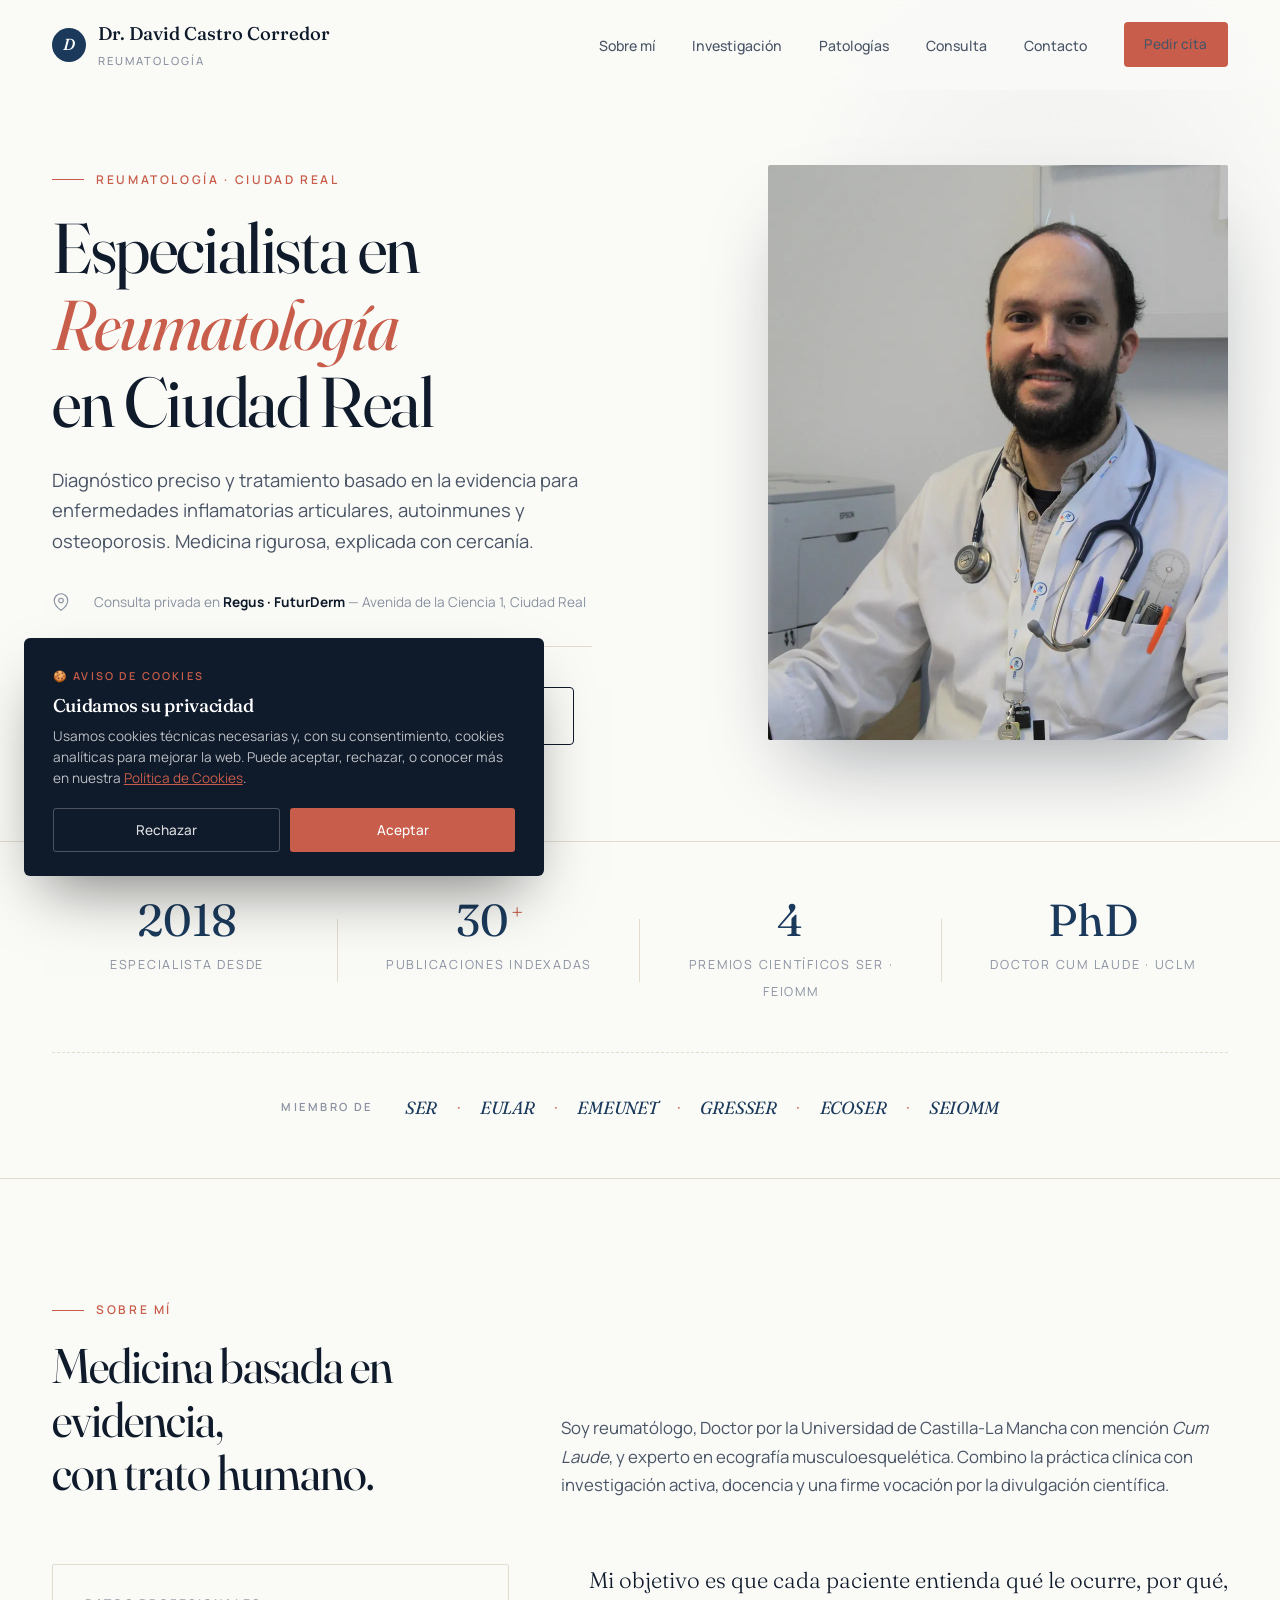
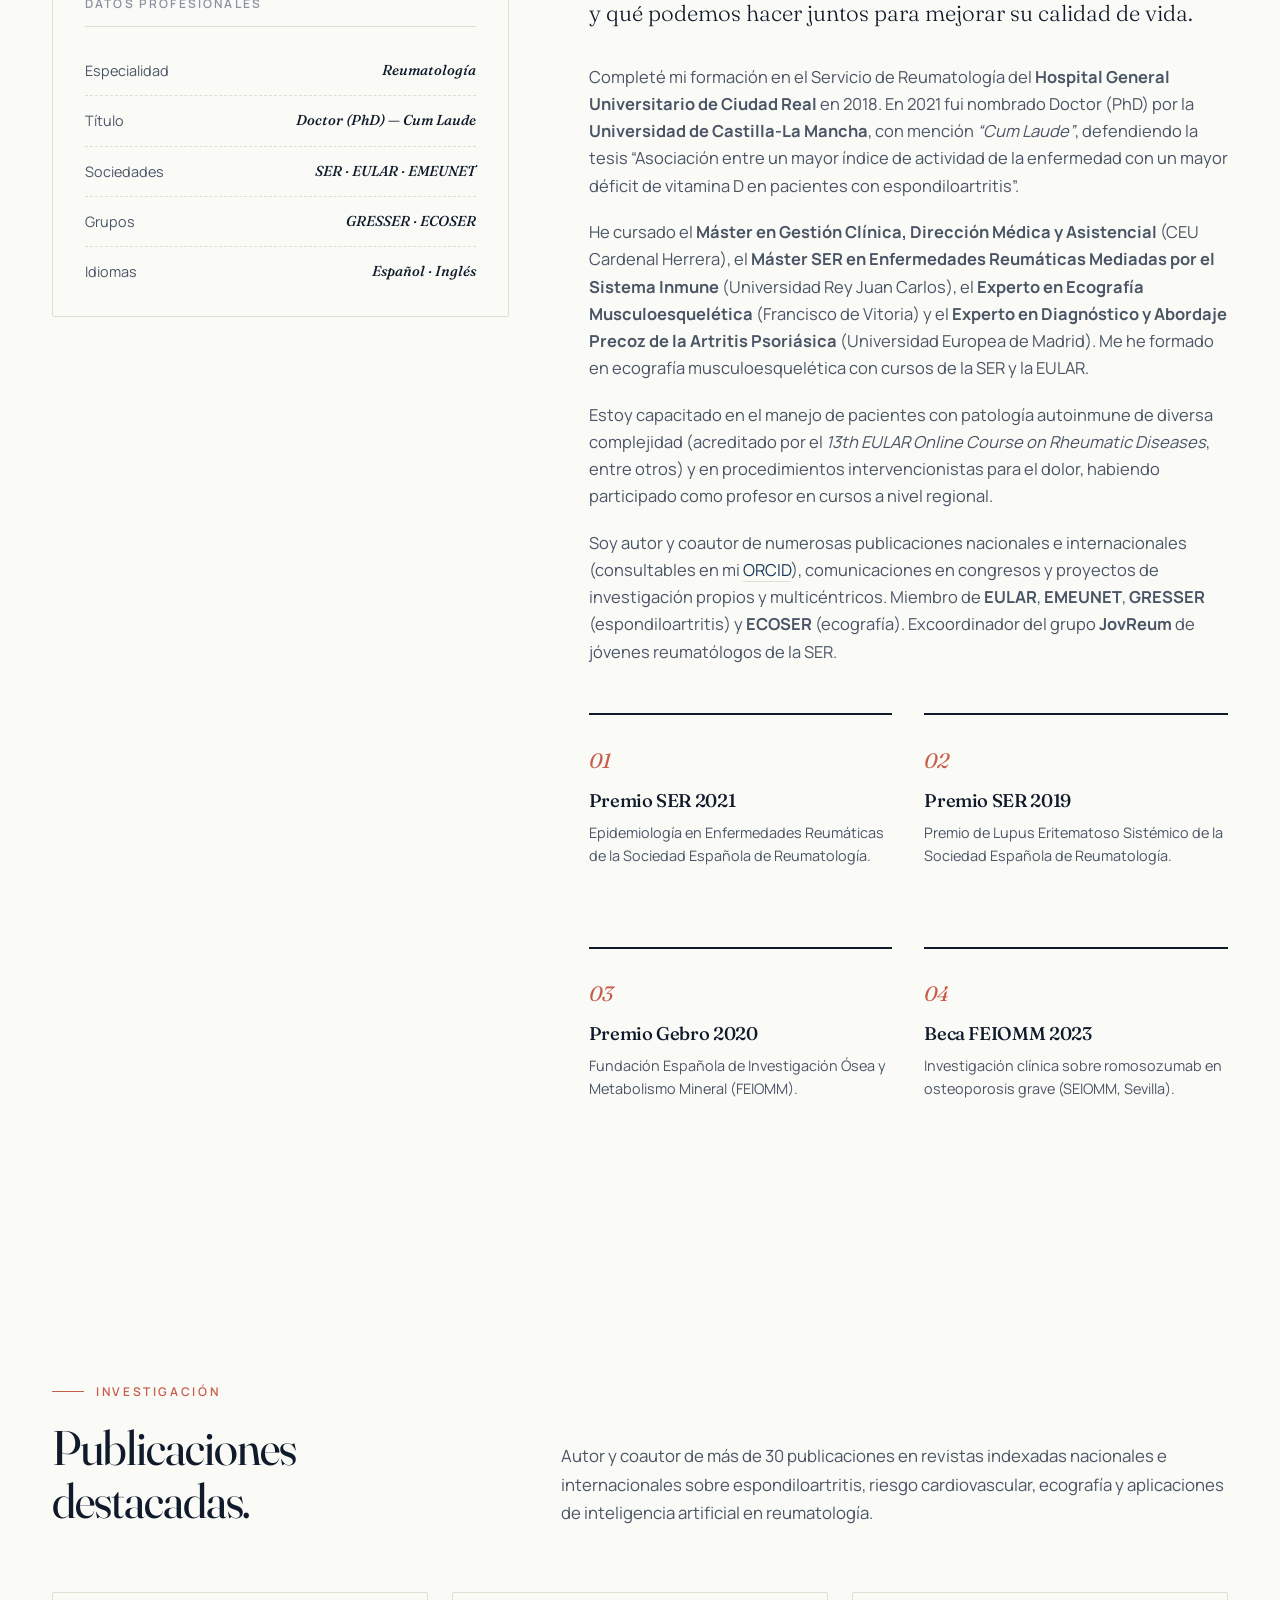
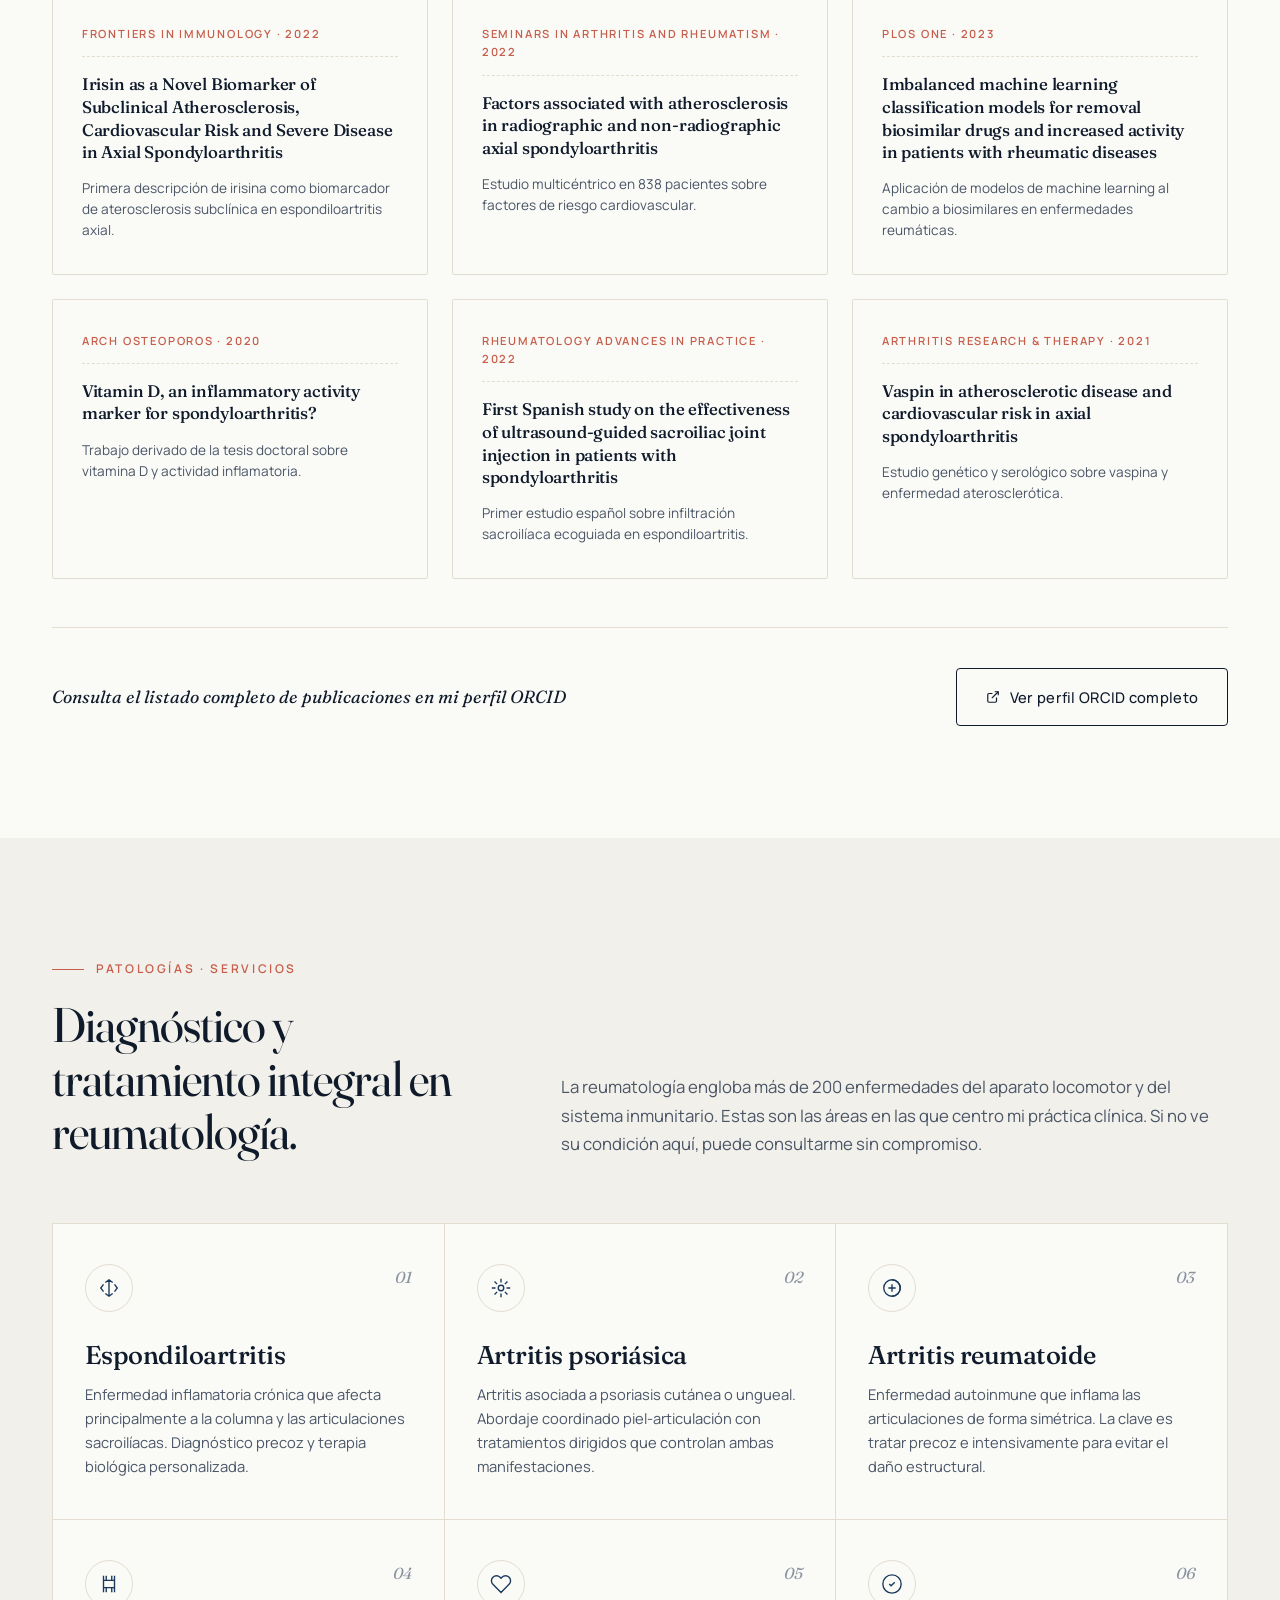
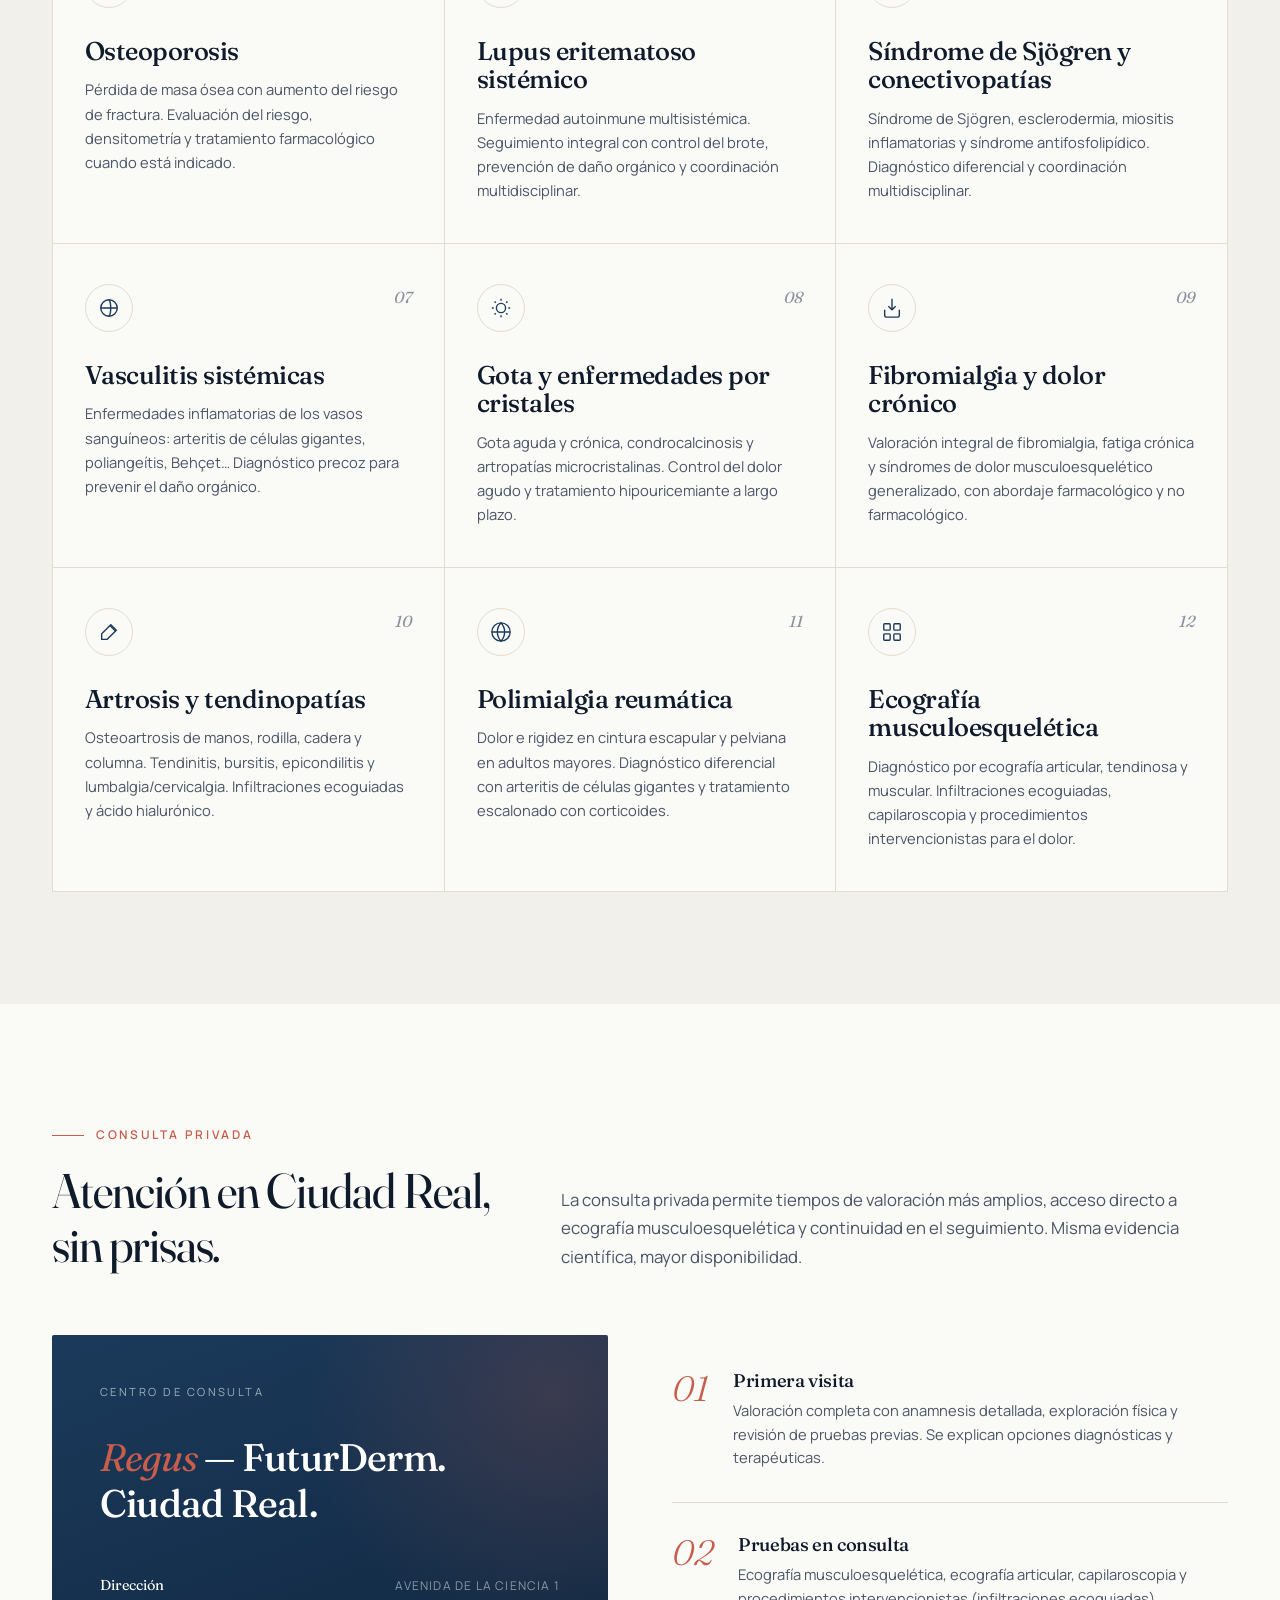
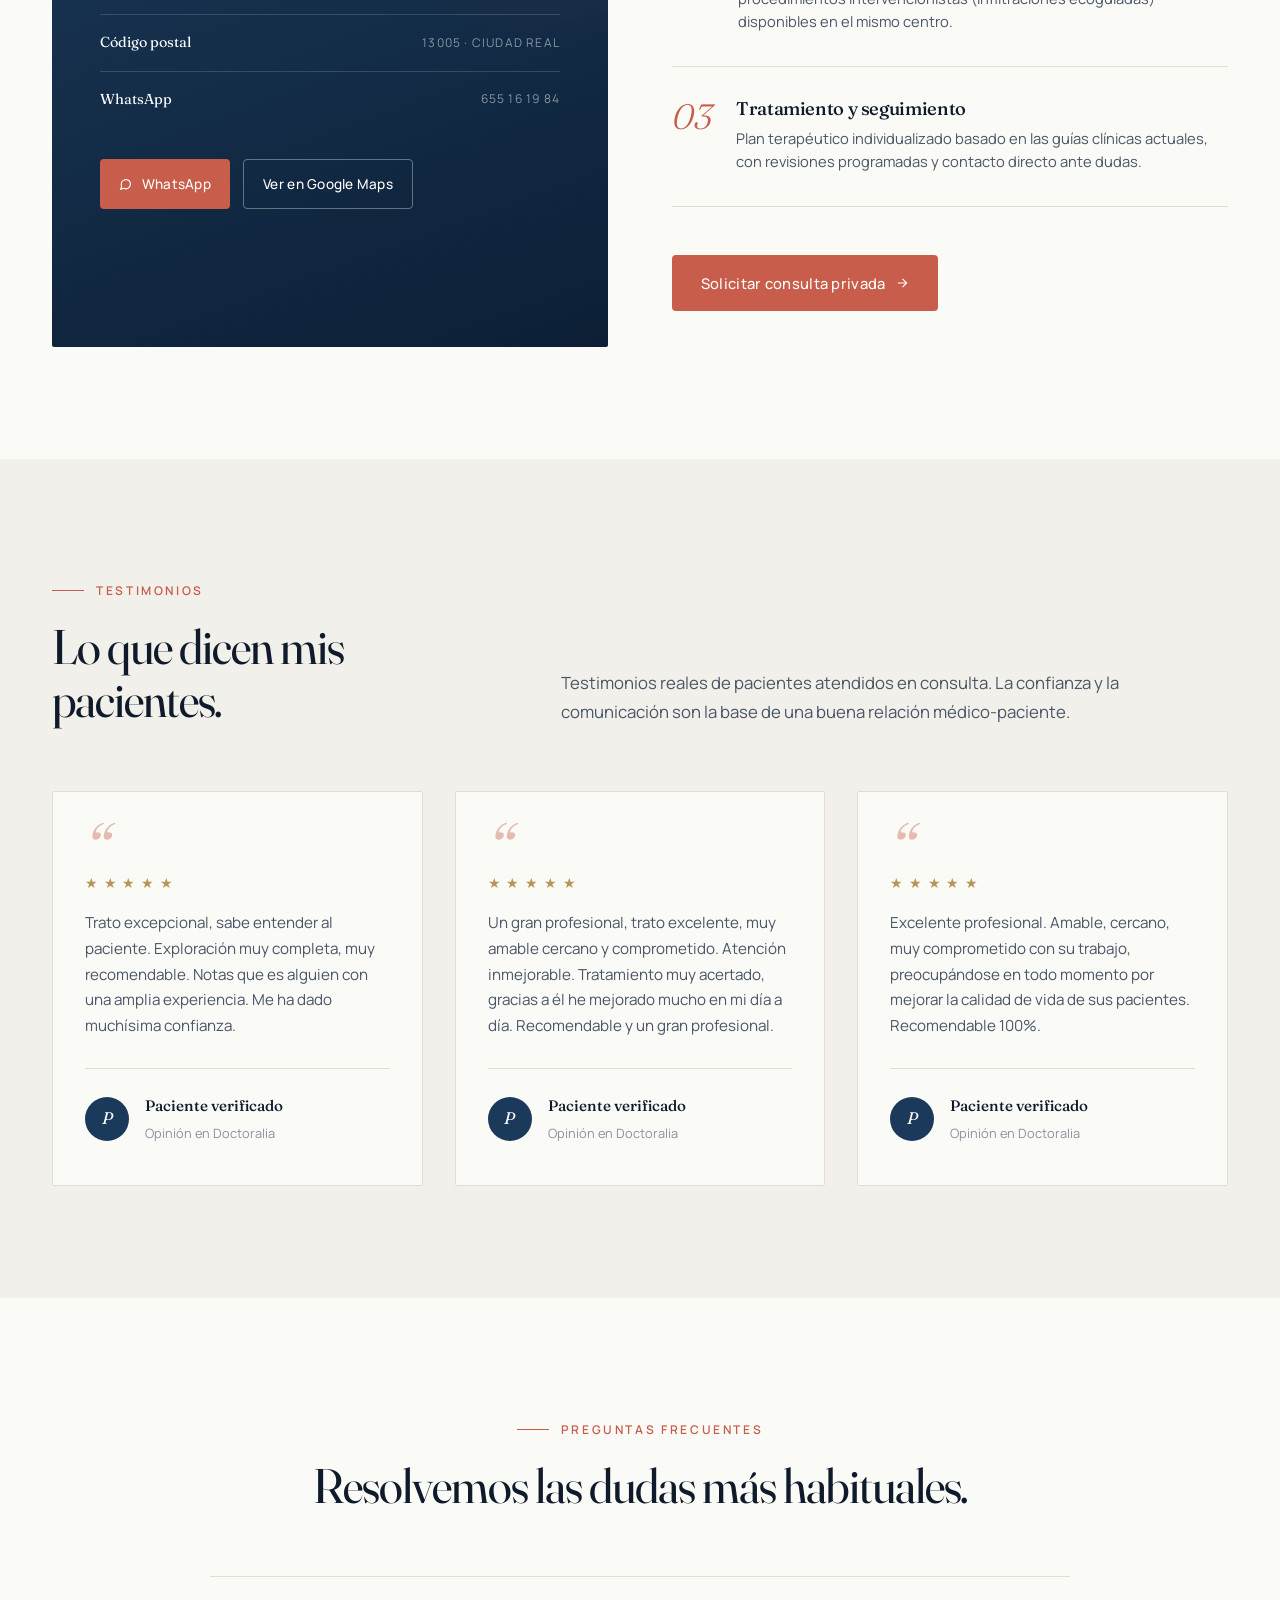
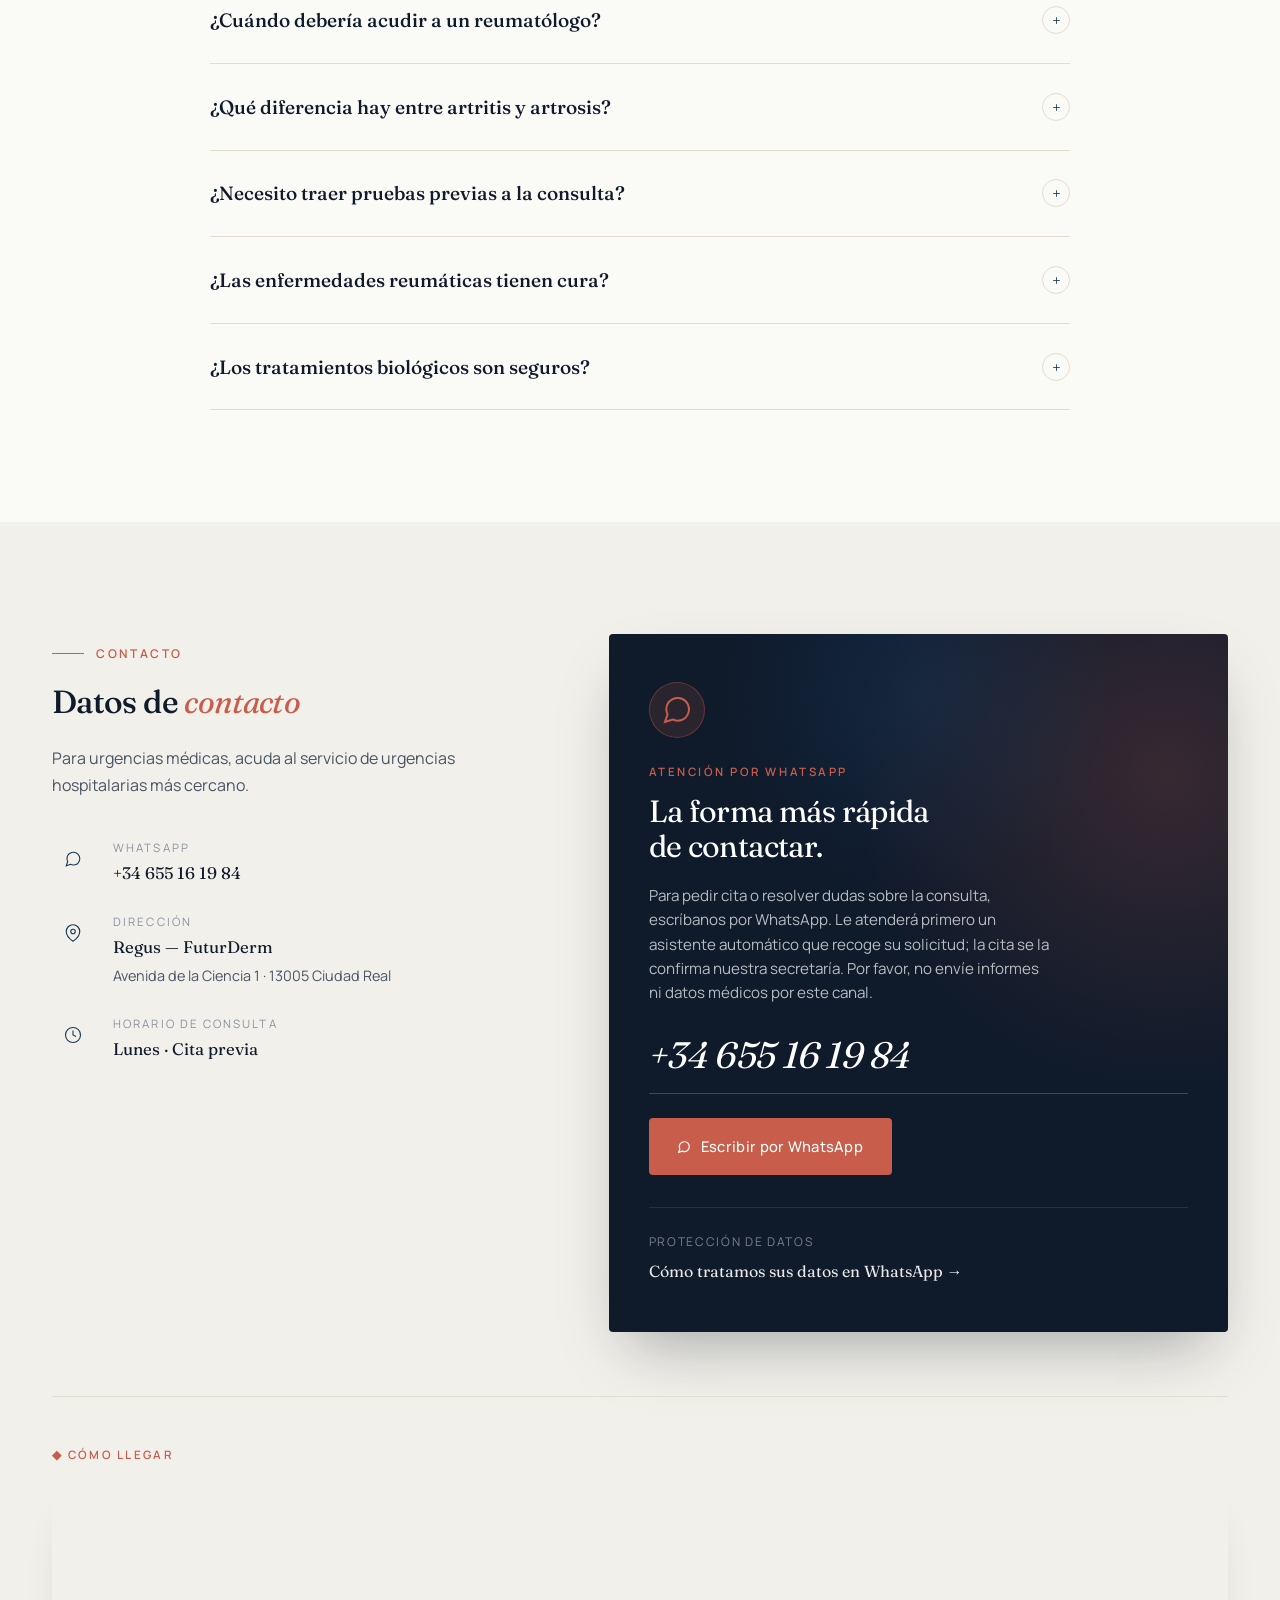
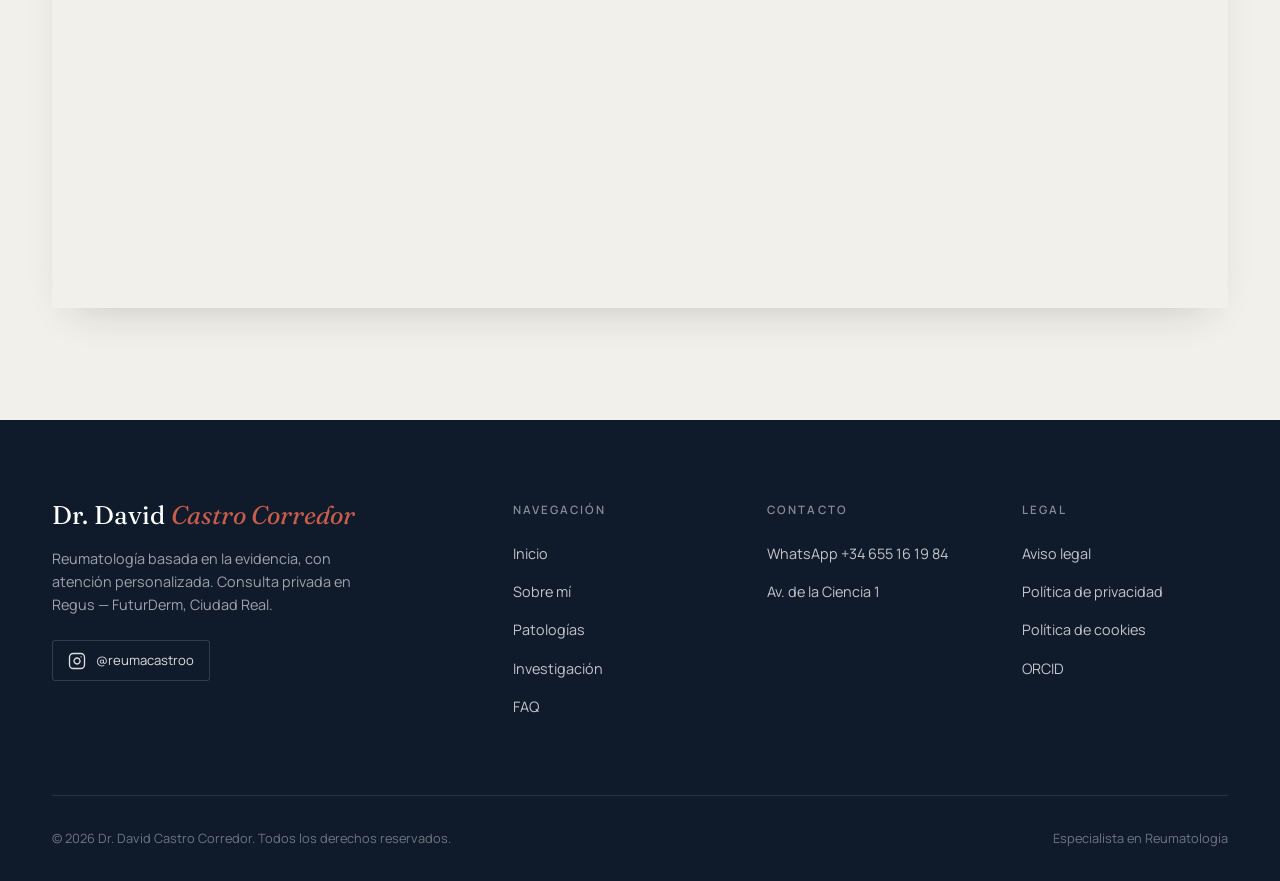
<file: index.html>
<!DOCTYPE html>
<html lang="es">
<head>
  <meta charset="UTF-8" />
  <meta name="viewport" content="width=device-width, initial-scale=1.0" />

  <!-- ============ SEO BÁSICO ============ -->
  <title>Dr. David Castro Corredor — Reumatólogo en Ciudad Real | Espondiloartritis, Artritis Psoriásica y Reumatoide</title>
  <meta name="description" content="Dr. David Castro Corredor, reumatólogo en Ciudad Real. Consulta privada en Regus - FuturDerm (Avenida de la Ciencia 1). Especialista en espondiloartritis, artritis psoriásica, artritis reumatoide, osteoporosis, lupus y ecografía musculoesquelética." />
  <meta name="keywords" content="reumatólogo Ciudad Real, reumatología, espondiloartritis, artritis psoriásica, artritis reumatoide, osteoporosis, lupus, Dr. David Castro Corredor" />
  <meta name="author" content="Dr. David Castro Corredor" />
  <meta name="robots" content="index, follow" />
  <link rel="canonical" href="https://www.davidcastroreumatologo.net/" />

  <!-- Open Graph -->
  <meta property="og:type" content="website" />
  <meta property="og:locale" content="es_ES" />
  <meta property="og:title" content="Dr. David Castro Corredor — Reumatólogo en Ciudad Real" />
  <meta property="og:description" content="Reumatología basada en evidencia con trato cercano. Consulta en Ciudad Real." />
  <meta property="og:url" content="https://www.davidcastroreumatologo.net/" />
  <meta property="og:image" content="https://www.davidcastroreumatologo.net/dr-castro.jpg" />

  <!-- Twitter -->
  <meta name="twitter:card" content="summary_large_image" />
  <meta name="twitter:title" content="Dr. David Castro Corredor — Reumatólogo en Ciudad Real" />
  <meta name="twitter:description" content="Reumatología basada en evidencia con trato cercano." />
  <meta name="twitter:image" content="https://www.davidcastroreumatologo.net/dr-castro.jpg" />

  <!-- Schema.org — Physician -->
  <script type="application/ld+json">
  {
    "@context": "https://schema.org",
    "@type": "Physician",
    "name": "Dr. David Castro Corredor",
    "medicalSpecialty": "Rheumatology",
    "url": "https://www.davidcastroreumatologo.net/",
    "telephone": "+34 655 16 19 84",
    "image": "https://www.davidcastroreumatologo.net/dr-castro.jpg",
    "address": {
      "@type": "PostalAddress",
      "streetAddress": "Avenida de la Ciencia 1",
      "addressLocality": "Ciudad Real",
      "postalCode": "13005",
      "addressRegion": "Castilla-La Mancha",
      "addressCountry": "ES"
    },
    "geo": {
      "@type": "GeoCoordinates",
      "latitude": 38.9861526,
      "longitude": -3.9109521
    },
    "workLocation": {
      "@type": "MedicalClinic",
      "name": "Regus - FuturDerm",
      "address": {
        "@type": "PostalAddress",
        "streetAddress": "Avenida de la Ciencia 1",
        "addressLocality": "Ciudad Real",
        "postalCode": "13005",
        "addressCountry": "ES"
      },
      "telephone": "+34 655 16 19 84"
    }
  }
  </script>

  <!-- Tipografías: Fraunces (display serif editorial) + Manrope (body moderna) -->
  <link rel="preconnect" href="https://fonts.googleapis.com">
  <link rel="preconnect" href="https://fonts.gstatic.com" crossorigin>
  <link href="https://fonts.googleapis.com/css2?family=Fraunces:ital,opsz,wght@0,9..144,300;0,9..144,400;0,9..144,500;0,9..144,600;0,9..144,700;1,9..144,400&family=Manrope:wght@300;400;500;600;700&display=swap" rel="stylesheet">

  <style>
    /* ================================================================
       RESET Y VARIABLES GLOBALES
       Paleta médica refinada: blanco roto + azul clínico + coral suave
    ================================================================ */
    *, *::before, *::after { box-sizing: border-box; margin: 0; padding: 0; }

    :root {
      /* Colores base */
      --bg:            #fafaf7;        /* Blanco roto, cálido */
      --bg-alt:        #f2f0ea;        /* Arena clara para alternar secciones */
      --ink:           #0f1a2b;        /* Azul casi negro para texto principal */
      --ink-soft:      #4a5566;        /* Gris azulado para texto secundario */
      --ink-muted:     #8a92a0;        /* Gris para metadatos */
      --line:          #e3ddd0;        /* Líneas sutiles */

      /* Acentos */
      --clinical:      #1b3a5b;        /* Azul clínico profundo */
      --clinical-soft: #4a6b8a;
      --accent:        #c75d4a;        /* Coral terracota - CTAs */
      --accent-dark:   #a84836;
      --gold:          #b89556;        /* Acento dorado sutil para credibilidad */

      /* Tipografía */
      --font-display:  'Fraunces', 'Times New Roman', serif;
      --font-body:     'Manrope', -apple-system, sans-serif;

      /* Layout */
      --maxw:          1240px;
      --radius:        4px;
      --transition:    0.4s cubic-bezier(0.22, 1, 0.36, 1);
    }

    html { scroll-behavior: smooth; }

    body {
      font-family: var(--font-body);
      font-size: 16.5px;
      line-height: 1.65;
      color: var(--ink);
      background: var(--bg);
      -webkit-font-smoothing: antialiased;
      -moz-osx-font-smoothing: grayscale;
      overflow-x: hidden;
    }

    /* Tipografía Display */
    h1, h2, h3, h4 {
      font-family: var(--font-display);
      font-weight: 400;
      letter-spacing: -0.02em;
      line-height: 1.1;
      color: var(--ink);
    }

    h1 { font-size: clamp(2.4rem, 5.5vw, 4.8rem); font-variation-settings: "opsz" 144; }
    h2 { font-size: clamp(2rem, 3.8vw, 3.2rem); font-variation-settings: "opsz" 120; }
    h3 { font-size: clamp(1.3rem, 2vw, 1.7rem); font-weight: 500; }
    h4 { font-size: 1.1rem; font-weight: 500; }

    p { color: var(--ink-soft); }
    a { color: inherit; text-decoration: none; }

    img { max-width: 100%; display: block; }

    .container {
      max-width: var(--maxw);
      margin: 0 auto;
      padding: 0 2rem;
    }

    /* ================================================================
       CABECERAS Y EYEBROW
    ================================================================ */
    .eyebrow {
      font-family: var(--font-body);
      font-size: 0.75rem;
      font-weight: 600;
      letter-spacing: 0.22em;
      text-transform: uppercase;
      color: var(--accent);
      margin-bottom: 1.2rem;
      display: inline-flex;
      align-items: center;
      gap: 0.75rem;
    }
    .eyebrow::before {
      content: '';
      width: 32px;
      height: 1px;
      background: var(--accent);
    }

    /* ================================================================
       BOTONES
    ================================================================ */
    .btn {
      display: inline-flex;
      align-items: center;
      justify-content: center;
      gap: 0.6rem;
      padding: 1rem 1.8rem;
      font-family: var(--font-body);
      font-size: 0.92rem;
      font-weight: 500;
      letter-spacing: 0.02em;
      border: none;
      border-radius: var(--radius);
      cursor: pointer;
      transition: all var(--transition);
      text-align: center;
    }

    .btn-primary {
      background: var(--accent);
      color: #fff;
    }
    .btn-primary:hover {
      background: var(--accent-dark);
      transform: translateY(-2px);
      box-shadow: 0 12px 28px -10px rgba(199, 93, 74, 0.5);
    }

    .btn-ghost {
      background: transparent;
      color: var(--ink);
      border: 1px solid var(--ink);
    }
    .btn-ghost:hover {
      background: var(--ink);
      color: var(--bg);
    }

    .btn-link {
      background: transparent;
      color: var(--clinical);
      padding: 0.5rem 0;
      font-weight: 500;
      border-bottom: 1px solid transparent;
      border-radius: 0;
      text-transform: uppercase;
      font-size: 0.78rem;
      letter-spacing: 0.14em;
    }
    .btn-link:hover { border-bottom-color: var(--accent); color: var(--accent); }

    /* ================================================================
       NAVEGACIÓN
    ================================================================ */
    .nav {
      position: fixed;
      top: 0; left: 0; right: 0;
      z-index: 100;
      padding: 1.2rem 0;
      background: rgba(250, 250, 247, 0.85);
      backdrop-filter: blur(12px);
      -webkit-backdrop-filter: blur(12px);
      border-bottom: 1px solid transparent;
      transition: all 0.3s ease;
    }
    .nav.scrolled {
      border-bottom-color: var(--line);
      padding: 0.9rem 0;
    }

    .nav-inner {
      display: flex;
      justify-content: space-between;
      align-items: center;
      max-width: var(--maxw);
      margin: 0 auto;
      padding: 0 2rem;
    }

    .nav-brand {
      display: flex;
      align-items: center;
      gap: 0.75rem;
      font-family: var(--font-display);
      font-size: 1.15rem;
      font-weight: 500;
      color: var(--ink);
    }
    .nav-brand .mark {
      width: 34px;
      height: 34px;
      border-radius: 50%;
      background: var(--clinical);
      color: #fff;
      display: flex;
      align-items: center;
      justify-content: center;
      font-family: var(--font-display);
      font-weight: 500;
      font-size: 1rem;
      font-style: italic;
    }
    .nav-brand small {
      display: block;
      font-family: var(--font-body);
      font-size: 0.7rem;
      font-weight: 500;
      letter-spacing: 0.18em;
      text-transform: uppercase;
      color: var(--ink-muted);
      margin-top: 2px;
    }

    .nav-links {
      display: flex;
      gap: 2.3rem;
      list-style: none;
      align-items: center;
    }
    .nav-links a {
      font-size: 0.88rem;
      font-weight: 500;
      color: var(--ink-soft);
      transition: color 0.2s ease;
      position: relative;
    }
    .nav-links a:hover { color: var(--accent); }
    .nav-links .btn-primary { padding: 0.7rem 1.3rem; font-size: 0.85rem; }
    .nav-links .btn-primary:hover { color: #fff; }

    .nav-toggle {
      display: none;
      background: none;
      border: none;
      cursor: pointer;
      padding: 0.5rem;
    }
    .nav-toggle span {
      display: block;
      width: 24px;
      height: 1.5px;
      background: var(--ink);
      margin: 5px 0;
      transition: all 0.3s ease;
    }

    /* ================================================================
       HERO
    ================================================================ */
    .hero {
      position: relative;
      padding: 10rem 0 6rem;
      overflow: hidden;
    }

    /* Decoración de fondo sutil */
    .hero::before {
      content: '';
      position: absolute;
      top: -20%;
      right: -10%;
      width: 55%;
      height: 120%;
      background: radial-gradient(ellipse at center, rgba(27, 58, 91, 0.06) 0%, transparent 60%);
      z-index: 0;
      pointer-events: none;
    }

    .hero-grid {
      display: grid;
      grid-template-columns: 1.2fr 1fr;
      gap: 4rem;
      align-items: center;
      position: relative;
      z-index: 1;
    }

    .hero-title {
      margin-bottom: 1.5rem;
    }
    .hero-title em {
      font-style: italic;
      color: var(--accent);
      font-weight: 400;
    }

    .hero-lead {
      font-size: 1.15rem;
      line-height: 1.65;
      color: var(--ink-soft);
      max-width: 540px;
      margin-bottom: 2.2rem;
    }

    .hero-meta {
      display: flex;
      align-items: center;
      gap: 1.5rem;
      margin-bottom: 2.5rem;
      padding-bottom: 2rem;
      border-bottom: 1px solid var(--line);
      max-width: 540px;
      font-size: 0.85rem;
      color: var(--ink-muted);
    }
    .hero-meta svg { flex-shrink: 0; }

    .hero-cta {
      display: flex;
      gap: 1rem;
      flex-wrap: wrap;
    }

    /* Imagen hero — retrato abstracto con iniciales mientras no haya foto */
    .hero-portrait {
      position: relative;
      aspect-ratio: 4 / 5;
      max-width: 460px;
      margin-left: auto;
    }
    /* Marco del retrato — contiene la foto del doctor */
    .hero-portrait-frame {
      position: absolute;
      inset: 0;
      border-radius: 2px;
      overflow: hidden;
      box-shadow: 0 40px 80px -30px rgba(15, 26, 43, 0.4);
      display: block;
    }
    .hero-portrait-frame img {
      width: 100%;
      height: 100%;
      object-fit: cover;
      object-position: center 30%; /* encuadre ligeramente hacia la cara */
      display: block;
    }

    /* ================================================================
       TRUST BAR — números clave
    ================================================================ */
    .trust {
      padding: 3.5rem 0;
      border-top: 1px solid var(--line);
      border-bottom: 1px solid var(--line);
      background: var(--bg);
    }
    .trust-grid {
      display: grid;
      grid-template-columns: repeat(4, 1fr);
      gap: 2rem;
    }
    .trust-item {
      text-align: center;
      padding: 0 1rem;
      position: relative;
    }
    .trust-item:not(:last-child)::after {
      content: '';
      position: absolute;
      right: -1rem;
      top: 20%;
      height: 60%;
      width: 1px;
      background: var(--line);
    }
    .trust-number {
      font-family: var(--font-display);
      font-size: clamp(2rem, 4vw, 2.8rem);
      font-weight: 400;
      color: var(--clinical);
      display: block;
      line-height: 1;
      margin-bottom: 0.4rem;
    }
    .trust-number sup {
      font-size: 0.5em;
      color: var(--accent);
      margin-left: 2px;
    }
    .trust-label {
      font-size: 0.78rem;
      letter-spacing: 0.14em;
      text-transform: uppercase;
      color: var(--ink-muted);
    }

    /* Banda de afiliaciones científicas */
    .affiliations {
      margin-top: 3rem;
      padding-top: 2.5rem;
      border-top: 1px dashed var(--line);
      display: flex;
      align-items: center;
      justify-content: center;
      gap: 2rem;
      flex-wrap: wrap;
    }
    .affiliations-label {
      font-family: var(--font-body);
      font-size: 0.7rem;
      letter-spacing: 0.22em;
      text-transform: uppercase;
      color: var(--ink-muted);
      font-weight: 600;
    }
    .affiliations-list {
      display: flex;
      gap: 1.2rem;
      align-items: center;
      flex-wrap: wrap;
      justify-content: center;
    }
    .affiliations-list span:not(.dot) {
      font-family: var(--font-display);
      font-style: italic;
      font-size: 1.1rem;
      color: var(--clinical);
      font-weight: 400;
      letter-spacing: -0.01em;
    }
    .affiliations-list .dot {
      color: var(--accent);
      font-weight: 400;
    }

    /* ================================================================
       SECCIONES GENÉRICAS
    ================================================================ */
    section { padding: 7rem 0; position: relative; }
    .section-alt { background: var(--bg-alt); }

    .section-header {
      display: grid;
      grid-template-columns: 1fr 1.5fr;
      gap: 4rem;
      margin-bottom: 4rem;
      align-items: end;
    }
    .section-header-text {
      font-size: 1.05rem;
      line-height: 1.7;
      color: var(--ink-soft);
    }

    /* ================================================================
       SOBRE MÍ
    ================================================================ */
    .about-grid {
      display: grid;
      grid-template-columns: 1fr 1.4fr;
      gap: 5rem;
      align-items: start;
    }

    .about-visual {
      position: sticky;
      top: 7rem;
    }
    .about-card {
      background: var(--bg);
      border: 1px solid var(--line);
      padding: 2rem;
      border-radius: 2px;
    }
    .about-card h4 {
      font-family: var(--font-body);
      font-size: 0.75rem;
      font-weight: 600;
      letter-spacing: 0.18em;
      text-transform: uppercase;
      color: var(--ink-muted);
      margin-bottom: 1.2rem;
      padding-bottom: 1rem;
      border-bottom: 1px solid var(--line);
    }
    .about-card ul { list-style: none; }
    .about-card li {
      padding: 0.8rem 0;
      border-bottom: 1px dashed var(--line);
      font-size: 0.9rem;
      color: var(--ink-soft);
      display: flex;
      justify-content: space-between;
      gap: 1rem;
    }
    .about-card li:last-child { border-bottom: none; padding-bottom: 0; }
    .about-card li strong {
      color: var(--ink);
      font-weight: 500;
      font-family: var(--font-display);
      font-style: italic;
    }

    .about-content .bio-lead {
      font-family: var(--font-display);
      font-size: 1.4rem;
      line-height: 1.5;
      color: var(--ink);
      margin-bottom: 2rem;
      font-weight: 300;
    }
    .about-content p { margin-bottom: 1.2rem; }

    .about-pillars {
      margin-top: 3rem;
      display: grid;
      grid-template-columns: 1fr 1fr;
      gap: 2rem;
    }
    .pillar {
      padding: 1.8rem 0;
      border-top: 2px solid var(--ink);
    }
    .pillar-number {
      font-family: var(--font-display);
      font-style: italic;
      font-size: 1.3rem;
      color: var(--accent);
      margin-bottom: 0.8rem;
    }
    .pillar h4 {
      font-size: 1.15rem;
      margin-bottom: 0.6rem;
      color: var(--ink);
    }
    .pillar p { font-size: 0.9rem; line-height: 1.6; }

    /* ================================================================
       PATOLOGÍAS
    ================================================================ */
    .pathologies-grid {
      display: grid;
      grid-template-columns: repeat(auto-fit, minmax(320px, 1fr));
      gap: 0;
      border-top: 1px solid var(--line);
      border-left: 1px solid var(--line);
    }

    .pathology {
      padding: 2.5rem 2rem;
      border-right: 1px solid var(--line);
      border-bottom: 1px solid var(--line);
      background: var(--bg);
      transition: all var(--transition);
      cursor: default;
      position: relative;
      overflow: hidden;
    }
    .pathology:hover {
      background: var(--clinical);
      color: #fff;
    }
    .pathology:hover h3,
    .pathology:hover p,
    .pathology:hover .path-number {
      color: #fff;
    }
    .pathology:hover .path-icon {
      border-color: rgba(255,255,255,0.3);
      color: #fff;
    }
    .pathology:hover .path-number { color: rgba(255,255,255,0.4); }

    .path-header {
      display: flex;
      justify-content: space-between;
      align-items: flex-start;
      margin-bottom: 1.8rem;
    }
    .path-icon {
      width: 48px;
      height: 48px;
      border: 1px solid var(--line);
      border-radius: 50%;
      display: flex;
      align-items: center;
      justify-content: center;
      color: var(--clinical);
      transition: all var(--transition);
    }
    .path-number {
      font-family: var(--font-display);
      font-style: italic;
      font-size: 1rem;
      color: var(--ink-muted);
      transition: color var(--transition);
    }
    .pathology h3 {
      margin-bottom: 0.8rem;
      transition: color var(--transition);
    }
    .pathology p {
      font-size: 0.92rem;
      line-height: 1.65;
      transition: color var(--transition);
    }

    /* ================================================================
       CONSULTA PRIVADA
    ================================================================ */
    .consult-grid {
      display: grid;
      grid-template-columns: 1fr 1fr;
      gap: 4rem;
      align-items: center;
    }

    .consult-visual {
      position: relative;
      aspect-ratio: 1 / 1.1;
      background: linear-gradient(160deg, var(--clinical) 0%, #0c1f35 100%);
      border-radius: 2px;
      padding: 3rem;
      color: #fff;
      overflow: hidden;
    }
    .consult-visual::before {
      content: '';
      position: absolute;
      top: -40%; right: -40%;
      width: 100%; height: 100%;
      background: radial-gradient(circle, rgba(199, 93, 74, 0.2) 0%, transparent 60%);
      pointer-events: none;
    }
    .consult-visual-label {
      font-size: 0.7rem;
      letter-spacing: 0.22em;
      text-transform: uppercase;
      color: rgba(255,255,255,0.6);
      margin-bottom: 2rem;
      position: relative;
    }
    .consult-visual h3 {
      color: #fff;
      font-family: var(--font-display);
      font-size: clamp(1.8rem, 3vw, 2.4rem);
      line-height: 1.2;
      margin-bottom: 2rem;
      position: relative;
    }
    .consult-visual h3 em { color: var(--accent); font-weight: 400; }

    .consult-centers {
      list-style: none;
      position: relative;
      margin-top: auto;
    }
    .consult-centers li {
      padding: 1rem 0;
      border-bottom: 1px solid rgba(255,255,255,0.15);
      display: flex;
      justify-content: space-between;
      align-items: center;
      font-size: 0.9rem;
    }
    .consult-centers li:last-child { border-bottom: none; }
    .consult-centers strong {
      font-family: var(--font-display);
      font-weight: 400;
      color: #fff;
    }
    .consult-centers span {
      color: rgba(255,255,255,0.5);
      font-size: 0.75rem;
      letter-spacing: 0.1em;
      text-transform: uppercase;
    }

    .consult-steps {
      display: flex;
      flex-direction: column;
      gap: 2rem;
    }
    .consult-step {
      display: grid;
      grid-template-columns: auto 1fr;
      gap: 1.5rem;
      padding-bottom: 2rem;
      border-bottom: 1px solid var(--line);
    }
    .consult-step:last-child { border-bottom: none; padding-bottom: 0; }

    .step-num {
      font-family: var(--font-display);
      font-style: italic;
      font-size: 2.2rem;
      line-height: 1;
      color: var(--accent);
      font-weight: 300;
    }
    .consult-step h4 {
      font-size: 1.15rem;
      margin-bottom: 0.5rem;
    }
    .consult-step p {
      font-size: 0.92rem;
      line-height: 1.6;
    }

    /* ================================================================
       BOOKING / PEDIR CITA
    ================================================================ */
    .booking {
      background: var(--ink);
      color: #fff;
      position: relative;
      overflow: hidden;
    }
    .booking::before {
      content: '';
      position: absolute;
      top: -30%; left: -10%;
      width: 70%; height: 160%;
      background: radial-gradient(ellipse at center, rgba(27, 58, 91, 0.4) 0%, transparent 60%);
      pointer-events: none;
    }
    .booking-inner {
      position: relative;
      text-align: center;
      max-width: 760px;
      margin: 0 auto;
    }
    .booking h2 { color: #fff; margin-bottom: 1.5rem; }
    .booking h2 em { color: var(--accent); font-weight: 400; }
    .booking p {
      color: rgba(255,255,255,0.7);
      font-size: 1.05rem;
      margin-bottom: 2.5rem;
    }
    .booking .eyebrow { color: var(--accent); }

    /* ================================================================
       BOOKING ALT CTA — llamar como alternativa al widget
    ================================================================ */
    .booking-alt {
      display: inline-flex;
      align-items: center;
      gap: 1rem;
      margin-top: 1.5rem;
      padding: 0.9rem 1.6rem;
      background: rgba(255,255,255,0.05);
      border: 1px solid rgba(255,255,255,0.12);
      border-radius: 2px;
      flex-wrap: wrap;
      justify-content: center;
    }
    .booking-alt-label {
      font-size: 0.8rem;
      color: rgba(255,255,255,0.6);
      letter-spacing: 0.03em;
    }
    .btn-link-alt {
      display: inline-flex;
      align-items: center;
      gap: 0.5rem;
      color: var(--accent);
      font-weight: 500;
      font-size: 0.9rem;
      border-bottom: 1px solid transparent;
      transition: border-color 0.2s ease;
    }
    .btn-link-alt:hover { border-bottom-color: var(--accent); }

    /* Caja contenedora del widget Doctoralia */
    .doctoralia-widget-box {
      margin-top: 3.5rem;
      background: #fff;
      border-radius: 4px;
      overflow: hidden;
      box-shadow: 0 30px 60px -20px rgba(0, 0, 0, 0.35);
      position: relative;
      text-align: left;
      min-height: 420px;
      padding: 1rem;
    }

    /* Enlace de fallback del widget (se muestra mientras carga o si falla) */
    .doctoralia-widget-box .zl-url {
      display: inline-block;
      padding: 1rem 2rem;
      color: var(--clinical);
      font-family: var(--font-body);
      font-weight: 500;
      font-size: 0.95rem;
      text-decoration: none;
      margin: 1rem auto;
    }

    /* El widget de Docplanner se renderiza con iframes y divs inyectados.
       Nos aseguramos de que ocupen bien el espacio. */
    .doctoralia-widget-box iframe {
      width: 100% !important;
      border: none !important;
      display: block;
      max-width: 100%;
    }

    /* ================================================================
       TESTIMONIOS
    ================================================================ */
    .testimonials-grid {
      display: grid;
      grid-template-columns: repeat(auto-fit, minmax(300px, 1fr));
      gap: 2rem;
    }
    .testimonial {
      background: var(--bg);
      padding: 2.5rem 2rem;
      border: 1px solid var(--line);
      border-radius: 2px;
      position: relative;
      transition: all var(--transition);
    }
    .testimonial:hover {
      transform: translateY(-4px);
      box-shadow: 0 24px 48px -20px rgba(15, 26, 43, 0.15);
    }
    .testimonial-quote {
      font-family: var(--font-display);
      font-style: italic;
      font-size: 4rem;
      line-height: 0.5;
      color: var(--accent);
      opacity: 0.4;
      margin-bottom: 0.5rem;
    }
    .testimonial-text {
      font-size: 0.95rem;
      line-height: 1.7;
      color: var(--ink-soft);
      margin-bottom: 1.8rem;
    }
    .testimonial-author {
      display: flex;
      align-items: center;
      gap: 1rem;
      padding-top: 1.5rem;
      border-top: 1px solid var(--line);
    }
    .testimonial-avatar {
      width: 44px;
      height: 44px;
      border-radius: 50%;
      background: var(--clinical);
      color: #fff;
      display: flex;
      align-items: center;
      justify-content: center;
      font-family: var(--font-display);
      font-style: italic;
      font-size: 1.05rem;
    }
    .testimonial-info strong {
      display: block;
      font-family: var(--font-display);
      font-weight: 500;
      color: var(--ink);
      font-size: 0.95rem;
    }
    .testimonial-info span {
      font-size: 0.8rem;
      color: var(--ink-muted);
    }
    .testimonial-stars {
      color: var(--gold);
      font-size: 0.85rem;
      letter-spacing: 0.1em;
      margin-bottom: 1rem;
    }

    /* ================================================================
       FAQ
    ================================================================ */
    .faq-wrapper {
      max-width: 860px;
      margin: 0 auto;
    }
    .faq-item {
      border-bottom: 1px solid var(--line);
    }
    .faq-item:first-child { border-top: 1px solid var(--line); }

    .faq-question {
      width: 100%;
      background: none;
      border: none;
      padding: 1.8rem 0;
      display: flex;
      justify-content: space-between;
      align-items: center;
      gap: 2rem;
      cursor: pointer;
      text-align: left;
      font-family: var(--font-display);
      font-size: 1.2rem;
      font-weight: 500;
      color: var(--ink);
      transition: color 0.3s ease;
    }
    .faq-question:hover { color: var(--accent); }
    .faq-question .faq-icon {
      flex-shrink: 0;
      width: 28px;
      height: 28px;
      border-radius: 50%;
      border: 1px solid var(--line);
      display: flex;
      align-items: center;
      justify-content: center;
      font-size: 1rem;
      color: var(--clinical);
      transition: all 0.3s ease;
    }
    .faq-item.open .faq-icon {
      background: var(--accent);
      color: #fff;
      border-color: var(--accent);
      transform: rotate(45deg);
    }
    .faq-answer {
      max-height: 0;
      overflow: hidden;
      transition: max-height 0.4s ease;
    }
    .faq-answer-inner {
      padding: 0 0 1.8rem;
      font-size: 0.95rem;
      line-height: 1.7;
      color: var(--ink-soft);
      max-width: 90%;
    }

    /* ================================================================
       CONTACTO
    ================================================================ */
    .contact-grid {
      display: grid;
      grid-template-columns: 1fr 1.3fr;
      gap: 5rem;
      align-items: start;
    }

    .contact-info h3 {
      font-family: var(--font-display);
      font-size: 2rem;
      line-height: 1.2;
      margin-bottom: 1.5rem;
    }
    .contact-info h3 em { color: var(--accent); font-weight: 400; }
    .contact-info > p {
      margin-bottom: 2.5rem;
      font-size: 1rem;
    }

    .contact-details {
      list-style: none;
      display: flex;
      flex-direction: column;
      gap: 1.5rem;
    }
    .contact-details li {
      display: grid;
      grid-template-columns: auto 1fr;
      gap: 1.2rem;
      align-items: start;
    }
    .contact-icon {
      width: 42px;
      height: 42px;
      border-radius: 50%;
      background: var(--bg-alt);
      display: flex;
      align-items: center;
      justify-content: center;
      color: var(--clinical);
      flex-shrink: 0;
    }
    .contact-label {
      font-size: 0.72rem;
      letter-spacing: 0.18em;
      text-transform: uppercase;
      color: var(--ink-muted);
      margin-bottom: 0.2rem;
    }
    .contact-value {
      font-family: var(--font-display);
      font-size: 1.05rem;
      color: var(--ink);
    }
    .contact-value a { color: var(--ink); transition: color 0.2s; }
    .contact-value a:hover { color: var(--accent); }

    /* Tarjeta de llamada (sustituye al formulario) */
    .call-card {
      background: var(--ink);
      color: #fff;
      border-radius: 4px;
      position: relative;
      overflow: hidden;
      padding: 3rem 2.5rem;
      min-height: 100%;
      box-shadow: 0 30px 60px -20px rgba(15, 26, 43, 0.35);
    }
    .call-card-decor {
      position: absolute;
      top: -40%; right: -40%;
      width: 100%; height: 120%;
      background: radial-gradient(circle, rgba(199, 93, 74, 0.22) 0%, transparent 60%);
      pointer-events: none;
    }
    .call-card-decor::after {
      content: '';
      position: absolute;
      bottom: 30%; left: -20%;
      width: 60%; height: 60%;
      background: radial-gradient(circle, rgba(27, 58, 91, 0.4) 0%, transparent 65%);
      pointer-events: none;
    }
    .call-card-inner {
      position: relative;
      z-index: 1;
      display: flex;
      flex-direction: column;
      align-items: flex-start;
    }
    .call-card-icon {
      width: 56px;
      height: 56px;
      border-radius: 50%;
      background: rgba(199, 93, 74, 0.15);
      color: var(--accent);
      display: flex;
      align-items: center;
      justify-content: center;
      margin-bottom: 1.5rem;
      border: 1px solid rgba(199, 93, 74, 0.35);
    }
    .call-card-label {
      font-size: 0.72rem;
      letter-spacing: 0.22em;
      text-transform: uppercase;
      color: var(--accent);
      font-weight: 600;
      margin-bottom: 0.8rem;
    }
    .call-card-title {
      font-family: var(--font-display);
      font-size: clamp(1.6rem, 2.4vw, 2rem);
      line-height: 1.15;
      color: #fff;
      margin-bottom: 1.2rem;
      font-weight: 400;
      letter-spacing: -0.02em;
    }
    .call-card-text {
      font-size: 0.95rem;
      color: rgba(255,255,255,0.7);
      line-height: 1.6;
      margin-bottom: 2rem;
      max-width: 400px;
    }
    .call-card-number {
      font-family: var(--font-display);
      font-style: italic;
      font-size: clamp(1.8rem, 3.6vw, 2.3rem);
      color: #fff;
      line-height: 1;
      display: inline-block;
      transition: all 0.3s ease;
      letter-spacing: -0.01em;
    }
    .call-card-numbers {
      display: flex;
      flex-direction: column;
      gap: 0.6rem;
      margin-bottom: 1.5rem;
      padding-bottom: 1.2rem;
      border-bottom: 1px solid rgba(255,255,255,0.2);
      width: 100%;
    }
    .call-card-number:hover {
      color: var(--accent);
    }
    .call-card-btn {
      margin-bottom: 2rem;
    }
    .call-card-btn:hover { color: #fff; }
    .call-card-alt {
      padding-top: 1.5rem;
      border-top: 1px solid rgba(255,255,255,0.1);
      width: 100%;
      display: flex;
      flex-direction: column;
      gap: 0.4rem;
    }
    .call-card-alt span {
      font-size: 0.75rem;
      letter-spacing: 0.14em;
      text-transform: uppercase;
      color: rgba(255,255,255,0.45);
    }
    .call-card-alt a {
      font-family: var(--font-display);
      color: rgba(255,255,255,0.9);
      font-size: 1rem;
      transition: color 0.2s ease;
    }
    .call-card-alt a:hover { color: var(--accent); }

    /* ================================================================
       FOOTER
    ================================================================ */
    .footer {
      background: var(--ink);
      color: rgba(255,255,255,0.7);
      padding: 5rem 0 2rem;
    }
    .footer-grid {
      display: grid;
      grid-template-columns: 2fr 1fr 1fr 1fr;
      gap: 3rem;
      margin-bottom: 4rem;
    }
    .footer-brand {
      font-family: var(--font-display);
      font-size: 1.6rem;
      color: #fff;
      margin-bottom: 1rem;
      line-height: 1.2;
    }
    .footer-brand em { color: var(--accent); font-weight: 400; }
    .footer-desc {
      font-size: 0.9rem;
      max-width: 340px;
      line-height: 1.6;
      color: rgba(255,255,255,0.6);
    }
    .footer h5 {
      font-family: var(--font-body);
      font-size: 0.72rem;
      font-weight: 600;
      letter-spacing: 0.18em;
      text-transform: uppercase;
      color: rgba(255,255,255,0.5);
      margin-bottom: 1.2rem;
    }
    .footer ul { list-style: none; }
    .footer li { margin-bottom: 0.7rem; }
    .footer a {
      color: rgba(255,255,255,0.75);
      font-size: 0.9rem;
      transition: color 0.2s;
    }
    .footer a:hover { color: var(--accent); }

    /* Enlace social del footer */
    .footer-social {
      margin-top: 1.5rem;
      display: flex;
      gap: 1rem;
    }
    .footer-social a {
      display: inline-flex;
      align-items: center;
      gap: 0.6rem;
      padding: 0.55rem 0.95rem;
      border: 1px solid rgba(255,255,255,0.15);
      border-radius: 3px;
      font-size: 0.82rem;
      color: rgba(255,255,255,0.85) !important;
      transition: all 0.3s ease;
    }
    .footer-social a:hover {
      border-color: var(--accent);
      color: #fff !important;
      background: rgba(199, 93, 74, 0.12);
    }
    .footer-social svg {
      flex-shrink: 0;
    }

    .footer-bottom {
      padding-top: 2rem;
      border-top: 1px solid rgba(255,255,255,0.1);
      display: flex;
      justify-content: space-between;
      align-items: center;
      font-size: 0.8rem;
      color: rgba(255,255,255,0.4);
    }

    /* ================================================================
       ANIMACIONES DE ENTRADA
    ================================================================ */
    .reveal {
      opacity: 0;
      transform: translateY(20px);
      transition: opacity 0.8s ease, transform 0.8s ease;
    }
    .reveal.visible {
      opacity: 1;
      transform: translateY(0);
    }

    /* Fade-in inicial del hero */
    .hero-title, .hero-lead, .hero-meta, .hero-cta {
      animation: fadeUp 1s cubic-bezier(0.22, 1, 0.36, 1) both;
    }
    .hero-title { animation-delay: 0.1s; }
    .hero-lead { animation-delay: 0.25s; }
    .hero-meta { animation-delay: 0.4s; }
    .hero-cta { animation-delay: 0.55s; }

    .hero-portrait {
      animation: fadeScale 1.2s cubic-bezier(0.22, 1, 0.36, 1) 0.2s both;
    }

    @keyframes fadeUp {
      from { opacity: 0; transform: translateY(30px); }
      to { opacity: 1; transform: translateY(0); }
    }
    @keyframes fadeScale {
      from { opacity: 0; transform: scale(0.96); }
      to { opacity: 1; transform: scale(1); }
    }

    /* ================================================================
       INVESTIGACIÓN / PUBLICACIONES
    ================================================================ */
    .research-grid {
      display: grid;
      grid-template-columns: repeat(auto-fit, minmax(320px, 1fr));
      gap: 1.5rem;
    }

    .paper {
      padding: 2rem 1.8rem;
      background: var(--bg);
      border: 1px solid var(--line);
      border-radius: 2px;
      transition: all var(--transition);
      position: relative;
      overflow: hidden;
    }
    .paper::before {
      content: '';
      position: absolute;
      top: 0; left: 0;
      width: 3px;
      height: 0;
      background: var(--accent);
      transition: height var(--transition);
    }
    .paper:hover {
      transform: translateY(-3px);
      border-color: var(--clinical-soft);
      box-shadow: 0 18px 36px -18px rgba(15, 26, 43, 0.2);
    }
    .paper:hover::before { height: 100%; }

    .paper-tag {
      font-family: var(--font-body);
      font-size: 0.7rem;
      letter-spacing: 0.16em;
      text-transform: uppercase;
      color: var(--accent);
      font-weight: 600;
      margin-bottom: 1rem;
      padding-bottom: 0.8rem;
      border-bottom: 1px dashed var(--line);
    }
    .paper h4 {
      font-family: var(--font-display);
      font-size: 1.05rem;
      font-weight: 500;
      line-height: 1.35;
      color: var(--ink);
      margin-bottom: 0.9rem;
      letter-spacing: -0.01em;
    }
    .paper-meta {
      font-size: 0.85rem;
      line-height: 1.55;
      color: var(--ink-soft);
    }

    .research-footer {
      margin-top: 3rem;
      padding-top: 2.5rem;
      border-top: 1px solid var(--line);
      display: flex;
      justify-content: space-between;
      align-items: center;
      gap: 2rem;
      flex-wrap: wrap;
    }
    .research-footer p {
      font-family: var(--font-display);
      font-size: 1.1rem;
      font-style: italic;
      color: var(--ink);
      margin: 0;
    }

    /* ================================================================
       MAPA GOOGLE MAPS
    ================================================================ */
    .map-wrapper {
      margin-top: 4rem;
      padding-top: 3rem;
      border-top: 1px solid var(--line);
      position: relative;
    }
    .map-wrapper::before {
      content: '◆ Cómo llegar';
      font-family: var(--font-body);
      font-size: 0.72rem;
      letter-spacing: 0.2em;
      text-transform: uppercase;
      color: var(--accent);
      font-weight: 600;
      display: block;
      margin-bottom: 1.5rem;
    }
    .map-wrapper iframe {
      display: block;
      box-shadow: 0 20px 40px -20px rgba(15, 26, 43, 0.2);
    }

    /* ================================================================
       BOTÓN FLOTANTE LLAMADA (mobile)
    ================================================================ */
    .float-call {
      position: fixed;
      bottom: 1.5rem;
      right: 1.5rem;
      width: 58px;
      height: 58px;
      border-radius: 50%;
      background: var(--accent);
      color: #fff;
      display: none;
      align-items: center;
      justify-content: center;
      box-shadow: 0 14px 32px -8px rgba(199, 93, 74, 0.55);
      z-index: 90;
      transition: transform 0.3s ease;
    }
    .float-call::before {
      content: '';
      position: absolute;
      inset: -8px;
      border-radius: 50%;
      background: var(--accent);
      opacity: 0.3;
      animation: pulse 2s infinite;
    }
    @keyframes pulse {
      0% { transform: scale(0.95); opacity: 0.5; }
      70% { transform: scale(1.25); opacity: 0; }
      100% { transform: scale(0.95); opacity: 0; }
    }
    .float-call:hover { transform: scale(1.08); }
    .float-call svg { position: relative; z-index: 1; }

    /* Scroll-to-top */
    .scroll-top {
      position: fixed;
      bottom: 1.5rem;
      left: 1.5rem;
      width: 44px;
      height: 44px;
      border-radius: 50%;
      background: var(--ink);
      color: #fff;
      border: none;
      cursor: pointer;
      display: flex;
      align-items: center;
      justify-content: center;
      opacity: 0;
      visibility: hidden;
      transform: translateY(10px);
      transition: all 0.3s ease;
      z-index: 90;
      box-shadow: 0 10px 24px -8px rgba(15, 26, 43, 0.4);
    }
    .scroll-top.visible {
      opacity: 1;
      visibility: visible;
      transform: translateY(0);
    }
    .scroll-top:hover {
      background: var(--accent);
      transform: translateY(-3px);
    }

    /* ================================================================
       PRECIOS — Tabla de tarifas
    ================================================================ */
    .prices {
      margin-top: 6rem;
      padding-top: 4rem;
      border-top: 1px solid var(--line);
    }
    .prices-header {
      text-align: center;
      margin-bottom: 3rem;
    }
    .prices-header .eyebrow {
      justify-content: center;
    }
    .prices-header .eyebrow::before {
      display: none;
    }
    .prices-header h3 {
      font-family: var(--font-display);
      font-size: clamp(1.6rem, 3vw, 2.2rem);
      margin-bottom: 0.8rem;
    }
    .prices-header p {
      margin: 0 auto;
      font-size: 0.95rem;
    }

    .prices-grid {
      display: grid;
      grid-template-columns: repeat(auto-fit, minmax(260px, 1fr));
      gap: 0.6rem;
      max-width: 1000px;
      margin: 0 auto;
    }

    .price-item {
      padding: 1.4rem 1.6rem;
      background: var(--bg);
      border: 1px solid var(--line);
      border-radius: 2px;
      display: flex;
      justify-content: space-between;
      align-items: center;
      gap: 1rem;
      transition: all var(--transition);
    }
    .price-item:hover {
      border-color: var(--clinical);
      transform: translateY(-2px);
      box-shadow: 0 14px 28px -14px rgba(15, 26, 43, 0.15);
    }

    .price-name {
      font-family: var(--font-body);
      font-size: 0.92rem;
      color: var(--ink-soft);
      font-weight: 500;
    }
    .price-value {
      font-family: var(--font-display);
      font-size: 1.6rem;
      font-weight: 500;
      color: var(--clinical);
      line-height: 1;
      white-space: nowrap;
    }
    .price-value span {
      font-size: 0.7em;
      color: var(--accent);
      margin-left: 2px;
      font-style: italic;
    }

    .price-item-highlight {
      background: var(--clinical);
      border-color: var(--clinical);
    }
    .price-item-highlight .price-name {
      color: rgba(255,255,255,0.9);
    }
    .price-item-highlight .price-value {
      color: #fff;
    }
    .price-item-highlight .price-value span {
      color: var(--accent);
    }
    .price-item-highlight:hover {
      background: #0c1f35;
    }

    /* ================================================================
       BANNER DE COOKIES
    ================================================================ */
    .cookie-banner {
      position: fixed;
      bottom: 1.5rem;
      left: 1.5rem;
      right: 1.5rem;
      max-width: 520px;
      background: var(--ink);
      color: #fff;
      padding: 1.8rem 1.8rem 1.5rem;
      border-radius: 6px;
      box-shadow: 0 30px 60px -20px rgba(0,0,0,0.5);
      z-index: 9999;
      display: none;
      opacity: 0;
      transform: translateY(20px);
      transition: opacity 0.4s ease, transform 0.4s ease;
    }
    .cookie-banner.visible {
      display: block;
      opacity: 1;
      transform: translateY(0);
    }
    .cookie-banner-label {
      font-family: var(--font-body);
      font-size: 0.68rem;
      letter-spacing: 0.2em;
      text-transform: uppercase;
      color: var(--accent);
      font-weight: 600;
      margin-bottom: 0.7rem;
    }
    .cookie-banner h4 {
      font-family: var(--font-display);
      font-size: 1.15rem;
      color: #fff;
      margin-bottom: 0.6rem;
      font-weight: 500;
    }
    .cookie-banner p {
      font-size: 0.85rem;
      color: rgba(255,255,255,0.72);
      line-height: 1.55;
      margin-bottom: 1.2rem;
    }
    .cookie-banner p a {
      color: var(--accent);
      text-decoration: underline;
    }
    .cookie-banner-actions {
      display: flex;
      gap: 0.6rem;
      flex-wrap: wrap;
    }
    .cookie-btn {
      flex: 1;
      min-width: 130px;
      padding: 0.75rem 1rem;
      font-family: var(--font-body);
      font-size: 0.85rem;
      font-weight: 500;
      border: none;
      border-radius: 3px;
      cursor: pointer;
      transition: all 0.2s;
    }
    .cookie-btn-accept {
      background: var(--accent);
      color: #fff;
    }
    .cookie-btn-accept:hover { background: var(--accent-dark); }
    .cookie-btn-reject {
      background: transparent;
      color: rgba(255,255,255,0.85);
      border: 1px solid rgba(255,255,255,0.25);
    }
    .cookie-btn-reject:hover {
      background: rgba(255,255,255,0.08);
      border-color: rgba(255,255,255,0.4);
    }
    @media (max-width: 520px) {
      .cookie-banner {
        bottom: 1rem;
        left: 1rem;
        right: 1rem;
        padding: 1.4rem 1.4rem 1.2rem;
      }
      .cookie-banner-actions { flex-direction: column; }
      .cookie-btn { width: 100%; }
    }

    /* ================================================================
       RESPONSIVE — MOBILE FIRST ADAPTADO
    ================================================================ */
    @media (max-width: 960px) {
      .container { padding: 0 1.3rem; }
      section { padding: 4.5rem 0; }
      .hero { padding: 8rem 0 4rem; }

      .hero-grid,
      .about-grid,
      .consult-grid,
      .contact-grid,
      .section-header {
        grid-template-columns: 1fr;
        gap: 3rem;
      }

      .about-visual { position: static; }

      .hero-portrait {
        margin: 0 auto;
        max-width: 340px;
      }

      .trust-grid {
        grid-template-columns: repeat(2, 1fr);
        gap: 2.5rem 1rem;
      }
      .trust-item:nth-child(2)::after { display: none; }
      .trust-item:not(:last-child)::after { display: none; }

      .about-pillars { grid-template-columns: 1fr; gap: 1rem; }

      .consult-visual { aspect-ratio: auto; padding: 2.5rem 2rem; }

      .footer-grid {
        grid-template-columns: 1fr 1fr;
        gap: 2.5rem;
      }
      .footer-bottom {
        flex-direction: column;
        gap: 0.8rem;
        text-align: center;
      }

      /* Call card en móvil */
      .call-card { padding: 2.5rem 1.8rem; }

      /* Precios en móvil */
      .prices { margin-top: 4rem; padding-top: 3rem; }
      .prices-grid { grid-template-columns: 1fr; }

      /* Botón flotante solo en móvil */
      .float-call { display: flex; }

      /* Investigación en móvil */
      .research-footer { flex-direction: column; align-items: flex-start; gap: 1.5rem; }
      .research-footer p { font-size: 1rem; }

      /* Widget Doctoralia en móvil */
      .doctoralia-widget-box { margin-top: 2.5rem; min-height: 360px; padding: 0.5rem; }
      .booking-alt { flex-direction: column; gap: 0.5rem; padding: 1rem 1.4rem; }

      /* Mobile nav */
      .nav-links {
        position: fixed;
        top: 0; right: 0; bottom: 0;
        width: 80%;
        max-width: 320px;
        background: var(--bg);
        flex-direction: column;
        padding: 6rem 2rem 2rem;
        gap: 1.8rem;
        transform: translateX(100%);
        transition: transform 0.4s cubic-bezier(0.22, 1, 0.36, 1);
        border-left: 1px solid var(--line);
        align-items: flex-start;
      }
      .nav-links.open { transform: translateX(0); }
      .nav-links a { font-size: 1.1rem; }
      .nav-toggle { display: block; z-index: 101; position: relative; }
      .nav-toggle.open span:nth-child(1) { transform: translateY(6.5px) rotate(45deg); }
      .nav-toggle.open span:nth-child(2) { opacity: 0; }
      .nav-toggle.open span:nth-child(3) { transform: translateY(-6.5px) rotate(-45deg); }
    }

    @media (max-width: 520px) {
      .hero-cta { flex-direction: column; width: 100%; }
      .hero-cta .btn { width: 100%; }
      .footer-grid { grid-template-columns: 1fr; }
      .testimonial { padding: 2rem 1.5rem; }
    }
  </style>
</head>
<body>

  <!-- ===============================================================
       NAVEGACIÓN FIJA
  =============================================================== -->
  <nav class="nav" id="nav">
    <div class="nav-inner">
      <a href="#home" class="nav-brand">
        <span class="mark">D</span>
        <div>
          Dr. David Castro Corredor
          <small>Reumatología</small>
        </div>
      </a>
      <button class="nav-toggle" id="navToggle" aria-label="Abrir menú">
        <span></span><span></span><span></span>
      </button>
      <ul class="nav-links" id="navLinks">
        <li><a href="#sobre-mi">Sobre mí</a></li>
        <li><a href="#investigacion">Investigación</a></li>
        <li><a href="#patologias">Patologías</a></li>
        <li><a href="#consulta">Consulta</a></li>
        <li><a href="#contacto">Contacto</a></li>
        <li><a href="https://wa.me/34655161984?text=Hola%2C%20quer%C3%ADa%20pedir%20cita" target="_blank" rel="noopener" class="btn btn-primary">Pedir cita</a></li>
      </ul>
    </div>
  </nav>

  <!-- ===============================================================
       HERO — Home
  =============================================================== -->
  <header class="hero" id="home">
    <div class="container">
      <div class="hero-grid">
        <div class="hero-text">
          <span class="eyebrow">Reumatología · Ciudad Real</span>
          <h1 class="hero-title">
            Especialista en<br>
            <em>Reumatología</em><br>
            en Ciudad Real
          </h1>
          <p class="hero-lead">
            Diagnóstico preciso y tratamiento basado en la evidencia para enfermedades
            inflamatorias articulares, autoinmunes y osteoporosis. Medicina rigurosa,
            explicada con cercanía.
          </p>
          <div class="hero-meta">
            <svg width="18" height="18" viewBox="0 0 24 24" fill="none" stroke="currentColor" stroke-width="1.5"><path d="M21 10c0 7-9 13-9 13s-9-6-9-13a9 9 0 0 1 18 0z"/><circle cx="12" cy="10" r="3"/></svg>
            <span>Consulta privada en <strong style="color:var(--ink);">Regus · FuturDerm</strong> — Avenida de la Ciencia 1, Ciudad Real</span>
          </div>
          <div class="hero-cta">
            <a href="https://wa.me/34655161984?text=Hola%2C%20quer%C3%ADa%20pedir%20cita" target="_blank" rel="noopener" class="btn btn-primary">
              Pedir cita por WhatsApp
              <svg width="14" height="14" viewBox="0 0 24 24" fill="none" stroke="currentColor" stroke-width="2"><path d="M5 12h14M13 5l7 7-7 7"/></svg>
            </a>
            <a href="https://wa.me/34655161984?text=Hola%2C%20quer%C3%ADa%20pedir%20cita" target="_blank" rel="noopener" class="btn btn-ghost">
              <svg width="14" height="14" viewBox="0 0 24 24" fill="none" stroke="currentColor" stroke-width="1.8"><path d="M21 11.5a8.38 8.38 0 0 1-.9 3.8 8.5 8.5 0 0 1-7.6 4.7 8.38 8.38 0 0 1-3.8-.9L3 21l1.9-5.7a8.38 8.38 0 0 1-.9-3.8 8.5 8.5 0 0 1 4.7-7.6 8.38 8.38 0 0 1 3.8-.9h.5a8.48 8.48 0 0 1 8 8v.5z"/></svg>
              WhatsApp 655 16 19 84
            </a>
          </div>
        </div>

        <div class="hero-visual">
          <div class="hero-portrait">
            <!-- Retrato profesional del Dr. Castro Corredor -->
            <picture class="hero-portrait-frame">
              <source srcset="dr-castro.webp" type="image/webp">
              <img src="dr-castro.jpg"
                   alt="Dr. David Castro Corredor, reumatólogo en Ciudad Real"
                   loading="eager"
                   fetchpriority="high"
                   width="920" height="1150">
            </picture>
          </div>
        </div>
      </div>
    </div>
  </header>

  <!-- ===============================================================
       TRUST BAR — números clave
  =============================================================== -->
  <section class="trust" style="padding: 3.5rem 0;">
    <div class="container">
      <div class="trust-grid">
        <div class="trust-item">
          <span class="trust-number">2018</span>
          <span class="trust-label">Especialista desde</span>
        </div>
        <div class="trust-item">
          <span class="trust-number">30<sup>+</sup></span>
          <span class="trust-label">Publicaciones indexadas</span>
        </div>
        <div class="trust-item">
          <span class="trust-number">4<sup></sup></span>
          <span class="trust-label">Premios científicos SER · FEIOMM</span>
        </div>
        <div class="trust-item">
          <span class="trust-number">PhD</span>
          <span class="trust-label">Doctor Cum Laude · UCLM</span>
        </div>
      </div>

      <!-- Banda de afiliaciones / sociedades científicas -->
      <div class="affiliations">
        <span class="affiliations-label">Miembro de</span>
        <div class="affiliations-list">
          <span>SER</span>
          <span class="dot">·</span>
          <span>EULAR</span>
          <span class="dot">·</span>
          <span>EMEUNET</span>
          <span class="dot">·</span>
          <span>GRESSER</span>
          <span class="dot">·</span>
          <span>ECOSER</span>
          <span class="dot">·</span>
          <span>SEIOMM</span>
        </div>
      </div>
    </div>
  </section>

  <!-- ===============================================================
       SOBRE MÍ
  =============================================================== -->
  <section id="sobre-mi">
    <div class="container">
      <div class="section-header reveal">
        <div>
          <span class="eyebrow">Sobre mí</span>
          <h2>Medicina basada en evidencia,<br>con trato humano.</h2>
        </div>
        <p class="section-header-text">
          Soy reumatólogo, Doctor por la Universidad de Castilla-La Mancha con mención
          <em>Cum Laude</em>, y experto en ecografía musculoesquelética. Combino la práctica
          clínica con investigación activa, docencia y una firme vocación por la divulgación
          científica.
        </p>
      </div>

      <div class="about-grid">
        <div class="about-visual reveal">
          <div class="about-card">
            <h4>Datos profesionales</h4>
            <ul>
              <li>Especialidad <strong>Reumatología</strong></li>
              <li>Título <strong>Doctor (PhD) — Cum Laude</strong></li>
              <li>Sociedades <strong>SER · EULAR · EMEUNET</strong></li>
              <li>Grupos <strong>GRESSER · ECOSER</strong></li>
              <li>Idiomas <strong>Español · Inglés</strong></li>
            </ul>
          </div>
        </div>

        <div class="about-content reveal">
          <p class="bio-lead">
            Mi objetivo es que cada paciente entienda qué le ocurre, por qué, y qué podemos
            hacer juntos para mejorar su calidad de vida.
          </p>
          <p>
            Completé mi formación en el Servicio de Reumatología del
            <strong>Hospital General Universitario de Ciudad Real</strong> en 2018. En 2021
            fui nombrado Doctor (PhD) por la <strong>Universidad de Castilla-La Mancha</strong>,
            con mención <em>“Cum Laude”</em>, defendiendo la tesis
            “Asociación entre un mayor índice de actividad de la enfermedad con un mayor
            déficit de vitamina D en pacientes con espondiloartritis”.
          </p>
          <p>
            He cursado el <strong>Máster en Gestión Clínica, Dirección Médica y Asistencial</strong>
            (CEU Cardenal Herrera), el <strong>Máster SER en Enfermedades Reumáticas Mediadas
            por el Sistema Inmune</strong> (Universidad Rey Juan Carlos), el
            <strong>Experto en Ecografía Musculoesquelética</strong> (Francisco de Vitoria)
            y el <strong>Experto en Diagnóstico y Abordaje Precoz de la Artritis Psoriásica</strong>
            (Universidad Europea de Madrid). Me he formado en ecografía musculoesquelética
            con cursos de la SER y la EULAR.
          </p>
          <p>
            Estoy capacitado en el manejo de pacientes con patología autoinmune de diversa
            complejidad (acreditado por el <em>13th EULAR Online Course on Rheumatic Diseases</em>,
            entre otros) y en procedimientos intervencionistas para el dolor, habiendo
            participado como profesor en cursos a nivel regional.
          </p>
          <p>
            Soy autor y coautor de numerosas publicaciones nacionales e internacionales
            (consultables en mi <a href="https://orcid.org/0000-0001-7315-6274" target="_blank" rel="noopener" style="color:var(--clinical); border-bottom:1px solid var(--line);">ORCID</a>),
            comunicaciones en congresos y proyectos de investigación propios y multicéntricos.
            Miembro de <strong>EULAR</strong>, <strong>EMEUNET</strong>, <strong>GRESSER</strong>
            (espondiloartritis) y <strong>ECOSER</strong> (ecografía). Excoordinador del grupo
            <strong>JovReum</strong> de jóvenes reumatólogos de la SER.
          </p>

          <div class="about-pillars">
            <div class="pillar">
              <div class="pillar-number">01</div>
              <h4>Premio SER 2021</h4>
              <p>Epidemiología en Enfermedades Reumáticas de la Sociedad Española de Reumatología.</p>
            </div>
            <div class="pillar">
              <div class="pillar-number">02</div>
              <h4>Premio SER 2019</h4>
              <p>Premio de Lupus Eritematoso Sistémico de la Sociedad Española de Reumatología.</p>
            </div>
            <div class="pillar">
              <div class="pillar-number">03</div>
              <h4>Premio Gebro 2020</h4>
              <p>Fundación Española de Investigación Ósea y Metabolismo Mineral (FEIOMM).</p>
            </div>
            <div class="pillar">
              <div class="pillar-number">04</div>
              <h4>Beca FEIOMM 2023</h4>
              <p>Investigación clínica sobre romosozumab en osteoporosis grave (SEIOMM, Sevilla).</p>
            </div>
          </div>
        </div>
      </div>
    </div>
  </section>

  <!-- ===============================================================
       PUBLICACIONES DESTACADAS
  =============================================================== -->
  <section id="investigacion" class="research">
    <div class="container">
      <div class="section-header reveal">
        <div>
          <span class="eyebrow">Investigación</span>
          <h2>Publicaciones destacadas.</h2>
        </div>
        <p class="section-header-text">
          Autor y coautor de más de 30 publicaciones en revistas indexadas nacionales e
          internacionales sobre espondiloartritis, riesgo cardiovascular, ecografía y
          aplicaciones de inteligencia artificial en reumatología.
        </p>
      </div>

      <div class="research-grid reveal">

        <article class="paper">
          <div class="paper-tag">Frontiers in Immunology · 2022</div>
          <h4>Irisin as a Novel Biomarker of Subclinical Atherosclerosis, Cardiovascular Risk and Severe Disease in Axial Spondyloarthritis</h4>
          <div class="paper-meta">Primera descripción de irisina como biomarcador de aterosclerosis subclínica en espondiloartritis axial.</div>
        </article>

        <article class="paper">
          <div class="paper-tag">Seminars in Arthritis and Rheumatism · 2022</div>
          <h4>Factors associated with atherosclerosis in radiographic and non-radiographic axial spondyloarthritis</h4>
          <div class="paper-meta">Estudio multicéntrico en 838 pacientes sobre factores de riesgo cardiovascular.</div>
        </article>

        <article class="paper">
          <div class="paper-tag">PLOS ONE · 2023</div>
          <h4>Imbalanced machine learning classification models for removal biosimilar drugs and increased activity in patients with rheumatic diseases</h4>
          <div class="paper-meta">Aplicación de modelos de machine learning al cambio a biosimilares en enfermedades reumáticas.</div>
        </article>

        <article class="paper">
          <div class="paper-tag">Arch Osteoporos · 2020</div>
          <h4>Vitamin D, an inflammatory activity marker for spondyloarthritis?</h4>
          <div class="paper-meta">Trabajo derivado de la tesis doctoral sobre vitamina D y actividad inflamatoria.</div>
        </article>

        <article class="paper">
          <div class="paper-tag">Rheumatology Advances in Practice · 2022</div>
          <h4>First Spanish study on the effectiveness of ultrasound-guided sacroiliac joint injection in patients with spondyloarthritis</h4>
          <div class="paper-meta">Primer estudio español sobre infiltración sacroilíaca ecoguiada en espondiloartritis.</div>
        </article>

        <article class="paper">
          <div class="paper-tag">Arthritis Research &amp; Therapy · 2021</div>
          <h4>Vaspin in atherosclerotic disease and cardiovascular risk in axial spondyloarthritis</h4>
          <div class="paper-meta">Estudio genético y serológico sobre vaspina y enfermedad aterosclerótica.</div>
        </article>

      </div>

      <div class="research-footer reveal">
        <p>Consulta el listado completo de publicaciones en mi perfil ORCID</p>
        <a href="https://orcid.org/0000-0001-7315-6274" target="_blank" rel="noopener" class="btn btn-ghost">
          <svg width="14" height="14" viewBox="0 0 24 24" fill="none" stroke="currentColor" stroke-width="2"><path d="M18 13v6a2 2 0 0 1-2 2H5a2 2 0 0 1-2-2V8a2 2 0 0 1 2-2h6"/><polyline points="15 3 21 3 21 9"/><line x1="10" y1="14" x2="21" y2="3"/></svg>
          Ver perfil ORCID completo
        </a>
      </div>
    </div>
  </section>

  <!-- ===============================================================
       PATOLOGÍAS
  =============================================================== -->
  <section id="patologias" class="section-alt">
    <div class="container">
      <div class="section-header reveal">
        <div>
          <span class="eyebrow">Patologías · Servicios</span>
          <h2>Diagnóstico y tratamiento integral en reumatología.</h2>
        </div>
        <p class="section-header-text">
          La reumatología engloba más de 200 enfermedades del aparato locomotor y del
          sistema inmunitario. Estas son las áreas en las que centro mi práctica clínica.
          Si no ve su condición aquí, puede consultarme sin compromiso.
        </p>
      </div>

      <div class="pathologies-grid reveal">

        <article class="pathology">
          <div class="path-header">
            <div class="path-icon">
              <svg width="22" height="22" viewBox="0 0 24 24" fill="none" stroke="currentColor" stroke-width="1.5">
                <path d="M12 3v18M8 6l4-3 4 3M8 18l4 3 4-3M6 8l-3 4 3 4M18 8l3 4-3 4"/>
              </svg>
            </div>
            <span class="path-number">01</span>
          </div>
          <h3>Espondiloartritis</h3>
          <p>
            Enfermedad inflamatoria crónica que afecta principalmente a la columna y las
            articulaciones sacroilíacas. Diagnóstico precoz y terapia biológica personalizada.
          </p>
        </article>

        <article class="pathology">
          <div class="path-header">
            <div class="path-icon">
              <svg width="22" height="22" viewBox="0 0 24 24" fill="none" stroke="currentColor" stroke-width="1.5">
                <path d="M12 2v4M12 18v4M4.93 4.93l2.83 2.83M16.24 16.24l2.83 2.83M2 12h4M18 12h4M4.93 19.07l2.83-2.83M16.24 7.76l2.83-2.83"/>
                <circle cx="12" cy="12" r="3"/>
              </svg>
            </div>
            <span class="path-number">02</span>
          </div>
          <h3>Artritis psoriásica</h3>
          <p>
            Artritis asociada a psoriasis cutánea o ungueal. Abordaje coordinado piel-articulación
            con tratamientos dirigidos que controlan ambas manifestaciones.
          </p>
        </article>

        <article class="pathology">
          <div class="path-header">
            <div class="path-icon">
              <svg width="22" height="22" viewBox="0 0 24 24" fill="none" stroke="currentColor" stroke-width="1.5">
                <circle cx="12" cy="12" r="9"/>
                <path d="M12 3a9 9 0 0 1 0 18M8 12h8M12 8v8"/>
              </svg>
            </div>
            <span class="path-number">03</span>
          </div>
          <h3>Artritis reumatoide</h3>
          <p>
            Enfermedad autoinmune que inflama las articulaciones de forma simétrica. La clave
            es tratar precoz e intensivamente para evitar el daño estructural.
          </p>
        </article>

        <article class="pathology">
          <div class="path-header">
            <div class="path-icon">
              <svg width="22" height="22" viewBox="0 0 24 24" fill="none" stroke="currentColor" stroke-width="1.5">
                <path d="M6 3v18M18 3v18M6 8h12M6 16h12M9 3v5M15 3v5M9 16v5M15 16v5"/>
              </svg>
            </div>
            <span class="path-number">04</span>
          </div>
          <h3>Osteoporosis</h3>
          <p>
            Pérdida de masa ósea con aumento del riesgo de fractura. Evaluación del riesgo,
            densitometría y tratamiento farmacológico cuando está indicado.
          </p>
        </article>

        <article class="pathology">
          <div class="path-header">
            <div class="path-icon">
              <svg width="22" height="22" viewBox="0 0 24 24" fill="none" stroke="currentColor" stroke-width="1.5">
                <path d="M20.84 4.61a5.5 5.5 0 0 0-7.78 0L12 5.67l-1.06-1.06a5.5 5.5 0 0 0-7.78 7.78l1.06 1.06L12 21.23l7.78-7.78 1.06-1.06a5.5 5.5 0 0 0 0-7.78z"/>
              </svg>
            </div>
            <span class="path-number">05</span>
          </div>
          <h3>Lupus eritematoso sistémico</h3>
          <p>
            Enfermedad autoinmune multisistémica. Seguimiento integral con control del brote,
            prevención de daño orgánico y coordinación multidisciplinar.
          </p>
        </article>

        <article class="pathology">
          <div class="path-header">
            <div class="path-icon">
              <svg width="22" height="22" viewBox="0 0 24 24" fill="none" stroke="currentColor" stroke-width="1.5">
                <path d="M9 12l2 2 4-4"/>
                <circle cx="12" cy="12" r="10"/>
              </svg>
            </div>
            <span class="path-number">06</span>
          </div>
          <h3>Síndrome de Sjögren y conectivopatías</h3>
          <p>
            Síndrome de Sjögren, esclerodermia, miositis inflamatorias y síndrome
            antifosfolipídico. Diagnóstico diferencial y coordinación multidisciplinar.
          </p>
        </article>

        <article class="pathology">
          <div class="path-header">
            <div class="path-icon">
              <svg width="22" height="22" viewBox="0 0 24 24" fill="none" stroke="currentColor" stroke-width="1.5">
                <circle cx="12" cy="12" r="9"/>
                <path d="M12 3c2.5 3 2.5 15 0 18M3 12h18"/>
              </svg>
            </div>
            <span class="path-number">07</span>
          </div>
          <h3>Vasculitis sistémicas</h3>
          <p>
            Enfermedades inflamatorias de los vasos sanguíneos: arteritis de células
            gigantes, poliangeítis, Behçet… Diagnóstico precoz para prevenir el daño orgánico.
          </p>
        </article>

        <article class="pathology">
          <div class="path-header">
            <div class="path-icon">
              <svg width="22" height="22" viewBox="0 0 24 24" fill="none" stroke="currentColor" stroke-width="1.5">
                <path d="M12 2v2M12 20v2M4.93 4.93l1.41 1.41M17.66 17.66l1.41 1.41M2 12h2M20 12h2M4.93 19.07l1.41-1.41M17.66 6.34l1.41-1.41"/>
                <circle cx="12" cy="12" r="5"/>
              </svg>
            </div>
            <span class="path-number">08</span>
          </div>
          <h3>Gota y enfermedades por cristales</h3>
          <p>
            Gota aguda y crónica, condrocalcinosis y artropatías microcristalinas. Control
            del dolor agudo y tratamiento hipouricemiante a largo plazo.
          </p>
        </article>

        <article class="pathology">
          <div class="path-header">
            <div class="path-icon">
              <svg width="22" height="22" viewBox="0 0 24 24" fill="none" stroke="currentColor" stroke-width="1.5">
                <path d="M20 14v6a2 2 0 0 1-2 2H6a2 2 0 0 1-2-2v-6M8 10l4 4 4-4M12 14V2"/>
              </svg>
            </div>
            <span class="path-number">09</span>
          </div>
          <h3>Fibromialgia y dolor crónico</h3>
          <p>
            Valoración integral de fibromialgia, fatiga crónica y síndromes de dolor
            musculoesquelético generalizado, con abordaje farmacológico y no farmacológico.
          </p>
        </article>

        <article class="pathology">
          <div class="path-header">
            <div class="path-icon">
              <svg width="22" height="22" viewBox="0 0 24 24" fill="none" stroke="currentColor" stroke-width="1.5">
                <path d="M14 4l6 6-10 10H4v-6L14 4z"/>
                <path d="M13 5l6 6"/>
              </svg>
            </div>
            <span class="path-number">10</span>
          </div>
          <h3>Artrosis y tendinopatías</h3>
          <p>
            Osteoartrosis de manos, rodilla, cadera y columna. Tendinitis, bursitis,
            epicondilitis y lumbalgia/cervicalgia. Infiltraciones ecoguiadas y ácido hialurónico.
          </p>
        </article>

        <article class="pathology">
          <div class="path-header">
            <div class="path-icon">
              <svg width="22" height="22" viewBox="0 0 24 24" fill="none" stroke="currentColor" stroke-width="1.5">
                <circle cx="12" cy="12" r="10"/>
                <path d="M2 12h20M12 2a15.3 15.3 0 0 1 4 10 15.3 15.3 0 0 1-4 10 15.3 15.3 0 0 1-4-10 15.3 15.3 0 0 1 4-10z"/>
              </svg>
            </div>
            <span class="path-number">11</span>
          </div>
          <h3>Polimialgia reumática</h3>
          <p>
            Dolor e rigidez en cintura escapular y pelviana en adultos mayores.
            Diagnóstico diferencial con arteritis de células gigantes y tratamiento
            escalonado con corticoides.
          </p>
        </article>

        <article class="pathology">
          <div class="path-header">
            <div class="path-icon">
              <svg width="22" height="22" viewBox="0 0 24 24" fill="none" stroke="currentColor" stroke-width="1.5">
                <rect x="3" y="3" width="7" height="7" rx="1"/>
                <rect x="14" y="3" width="7" height="7" rx="1"/>
                <rect x="3" y="14" width="7" height="7" rx="1"/>
                <rect x="14" y="14" width="7" height="7" rx="1"/>
              </svg>
            </div>
            <span class="path-number">12</span>
          </div>
          <h3>Ecografía musculoesquelética</h3>
          <p>
            Diagnóstico por ecografía articular, tendinosa y muscular. Infiltraciones
            ecoguiadas, capilaroscopia y procedimientos intervencionistas para el dolor.
          </p>
        </article>

      </div>
    </div>
  </section>

  <!-- ===============================================================
       CONSULTA PRIVADA — Regus-FuturDerm
  =============================================================== -->
  <section id="consulta">
    <div class="container">
      <div class="section-header reveal">
        <div>
          <span class="eyebrow">Consulta privada</span>
          <h2>Atención en Ciudad Real,<br>sin prisas.</h2>
        </div>
        <p class="section-header-text">
          La consulta privada permite tiempos de valoración más amplios, acceso directo
          a ecografía musculoesquelética y continuidad en el seguimiento. Misma evidencia
          científica, mayor disponibilidad.
        </p>
      </div>

      <div class="consult-grid">
        <div class="consult-visual reveal">
          <div class="consult-visual-label">Centro de consulta</div>
          <h3><em>Regus</em> — FuturDerm.<br>Ciudad Real.</h3>

          <ul class="consult-centers">
            <li>
              <strong>Dirección</strong>
              <span>Avenida de la Ciencia 1</span>
            </li>
            <li>
              <strong>Código postal</strong>
              <span>13005 · Ciudad Real</span>
            </li>
            <li>
              <strong>WhatsApp</strong>
              <span>655 16 19 84</span>
            </li>
          </ul>

          <div style="margin-top: 2rem; display:flex; gap:0.8rem; flex-wrap:wrap; position:relative;">
            <a href="https://wa.me/34655161984?text=Hola%2C%20quer%C3%ADa%20pedir%20cita" target="_blank" rel="noopener" class="btn btn-primary" style="padding: 0.8rem 1.2rem; font-size:0.85rem;">
              <svg width="13" height="13" viewBox="0 0 24 24" fill="none" stroke="currentColor" stroke-width="2"><path d="M21 11.5a8.38 8.38 0 0 1-.9 3.8 8.5 8.5 0 0 1-7.6 4.7 8.38 8.38 0 0 1-3.8-.9L3 21l1.9-5.7a8.38 8.38 0 0 1-.9-3.8 8.5 8.5 0 0 1 4.7-7.6 8.38 8.38 0 0 1 3.8-.9h.5a8.48 8.48 0 0 1 8 8v.5z"/></svg>
              WhatsApp
            </a>
            <a href="https://google.com/maps?q=38.9861526,-3.9109521" target="_blank" rel="noopener"
              class="btn btn-ghost" style="padding: 0.8rem 1.2rem; font-size:0.85rem; color:#fff; border-color:rgba(255,255,255,0.35);">
              Ver en Google Maps
            </a>
          </div>
        </div>

        <div class="consult-steps reveal">

          <div class="consult-step">
            <div class="step-num">01</div>
            <div>
              <h4>Primera visita</h4>
              <p>
                Valoración completa con anamnesis detallada, exploración física y revisión
                de pruebas previas. Se explican opciones diagnósticas y terapéuticas.
              </p>
            </div>
          </div>

          <div class="consult-step">
            <div class="step-num">02</div>
            <div>
              <h4>Pruebas en consulta</h4>
              <p>
                Ecografía musculoesquelética, ecografía articular, capilaroscopia y
                procedimientos intervencionistas (infiltraciones ecoguiadas) disponibles
                en el mismo centro.
              </p>
            </div>
          </div>

          <div class="consult-step">
            <div class="step-num">03</div>
            <div>
              <h4>Tratamiento y seguimiento</h4>
              <p>
                Plan terapéutico individualizado basado en las guías clínicas actuales,
                con revisiones programadas y contacto directo ante dudas.
              </p>
            </div>
          </div>

          <div style="margin-top: 1rem;">
            <a href="https://wa.me/34655161984?text=Hola%2C%20quer%C3%ADa%20pedir%20cita" target="_blank" rel="noopener" class="btn btn-primary">
              Solicitar consulta privada
              <svg width="14" height="14" viewBox="0 0 24 24" fill="none" stroke="currentColor" stroke-width="2"><path d="M5 12h14M13 5l7 7-7 7"/></svg>
            </a>
          </div>
        </div>
      </div>

      <!-- ========================================
           TARIFAS — Sección eliminada a petición del usuario.
           Se deja comentada por si se quiere recuperar más adelante.
           Para activarla de nuevo:
             1) Elimina las etiquetas <!-- y --\> que envuelven el bloque
             2) Añade de nuevo el enlace "Precios" al menú principal
      ======================================== -->
      <!--
      <div class="prices reveal" id="precios">
        <div class="prices-header">
          <span class="eyebrow">Tarifas</span>
          <h3>Precios de consulta y pruebas</h3>
          <p style="max-width:620px;">Tarifas de referencia vigentes. La primera visita incluye una valoración clínica completa. Las pruebas complementarias se indican según criterio clínico.</p>
        </div>

        <div class="prices-grid">
          <div class="price-item">
            <div class="price-name">Visitas sucesivas de Reumatología</div>
            <div class="price-value">100<span>€</span></div>
          </div>
          <div class="price-item">
            <div class="price-name">Capilaroscopia</div>
            <div class="price-value">130<span>€</span></div>
          </div>
          <div class="price-item">
            <div class="price-name">Ecografía articular</div>
            <div class="price-value">130<span>€</span></div>
          </div>
          <div class="price-item">
            <div class="price-name">Ecografía muscular o tendinosa</div>
            <div class="price-value">130<span>€</span></div>
          </div>
          <div class="price-item">
            <div class="price-name">Ecografía musculoesquelética</div>
            <div class="price-value">130<span>€</span></div>
          </div>
          <div class="price-item">
            <div class="price-name">Infiltraciones</div>
            <div class="price-value">140<span>€</span></div>
          </div>
          <div class="price-item price-item-highlight">
            <div class="price-name">Infiltraciones de ácido hialurónico</div>
            <div class="price-value">360<span>€</span></div>
          </div>
        </div>
      </div>
      -->
      <!-- FIN SECCIÓN PRECIOS -->

    </div>
  </section>


  <!-- ===============================================================
       TESTIMONIOS
  =============================================================== -->
  <section class="section-alt">
    <div class="container">
      <div class="section-header reveal">
        <div>
          <span class="eyebrow">Testimonios</span>
          <h2>Lo que dicen mis pacientes.</h2>
        </div>
        <p class="section-header-text">
          Testimonios reales de pacientes atendidos en consulta. La confianza y la
          comunicación son la base de una buena relación médico-paciente.
        </p>
      </div>

      <div class="testimonials-grid reveal">

        <article class="testimonial">
          <div class="testimonial-quote">“</div>
          <div class="testimonial-stars">★ ★ ★ ★ ★</div>
          <p class="testimonial-text">
            Trato excepcional, sabe entender al paciente. Exploración muy completa, muy
            recomendable. Notas que es alguien con una amplia experiencia. Me ha dado
            muchísima confianza.
          </p>
          <div class="testimonial-author">
            <div class="testimonial-avatar">P</div>
            <div class="testimonial-info">
              <strong>Paciente verificado</strong>
              <span>Opinión en Doctoralia</span>
            </div>
          </div>
        </article>

        <article class="testimonial">
          <div class="testimonial-quote">“</div>
          <div class="testimonial-stars">★ ★ ★ ★ ★</div>
          <p class="testimonial-text">
            Un gran profesional, trato excelente, muy amable cercano y comprometido.
            Atención inmejorable. Tratamiento muy acertado, gracias a él he mejorado
            mucho en mi día a día. Recomendable y un gran profesional.
          </p>
          <div class="testimonial-author">
            <div class="testimonial-avatar">P</div>
            <div class="testimonial-info">
              <strong>Paciente verificado</strong>
              <span>Opinión en Doctoralia</span>
            </div>
          </div>
        </article>

        <article class="testimonial">
          <div class="testimonial-quote">“</div>
          <div class="testimonial-stars">★ ★ ★ ★ ★</div>
          <p class="testimonial-text">
            Excelente profesional. Amable, cercano, muy comprometido con su trabajo,
            preocupándose en todo momento por mejorar la calidad de vida de sus
            pacientes. Recomendable 100%.
          </p>
          <div class="testimonial-author">
            <div class="testimonial-avatar">P</div>
            <div class="testimonial-info">
              <strong>Paciente verificado</strong>
              <span>Opinión en Doctoralia</span>
            </div>
          </div>
        </article>

      </div>
    </div>
  </section>

  <!-- ===============================================================
       FAQ
  =============================================================== -->
  <section id="faq">
    <div class="container">
      <div class="section-header reveal" style="grid-template-columns: 1fr; text-align: center;">
        <div>
          <span class="eyebrow" style="justify-content: center;">Preguntas frecuentes</span>
          <h2>Resolvemos las dudas más habituales.</h2>
        </div>
      </div>

      <div class="faq-wrapper reveal">

        <div class="faq-item">
          <button class="faq-question">
            <span>¿Cuándo debería acudir a un reumatólogo?</span>
            <span class="faq-icon">+</span>
          </button>
          <div class="faq-answer">
            <div class="faq-answer-inner">
              Ante dolor articular persistente (más de 6 semanas), rigidez matutina
              prolongada, inflamación visible de una o varias articulaciones, dolor
              lumbar inflamatorio (que mejora con el movimiento), o síntomas como fatiga
              intensa, caída de cabello o úlceras bucales recurrentes. También si le
              han diagnosticado psoriasis y tiene molestias articulares.
            </div>
          </div>
        </div>

        <div class="faq-item">
          <button class="faq-question">
            <span>¿Qué diferencia hay entre artritis y artrosis?</span>
            <span class="faq-icon">+</span>
          </button>
          <div class="faq-answer">
            <div class="faq-answer-inner">
              La <strong>artritis</strong> es una inflamación de la articulación, habitualmente
              de origen inmunológico, que cursa con dolor, hinchazón y rigidez matutina.
              La <strong>artrosis</strong> es una enfermedad degenerativa por desgaste del
              cartílago, con dolor mecánico que empeora al usar la articulación. Son
              procesos distintos y requieren tratamientos diferentes.
            </div>
          </div>
        </div>

        <div class="faq-item">
          <button class="faq-question">
            <span>¿Necesito traer pruebas previas a la consulta?</span>
            <span class="faq-icon">+</span>
          </button>
          <div class="faq-answer">
            <div class="faq-answer-inner">
              Sí, es muy recomendable. Traiga analíticas recientes, radiografías,
              resonancias o ecografías previas, informes de otros especialistas y un
              listado de la medicación habitual. Esto permite una valoración más completa
              y evita repetir pruebas.
            </div>
          </div>
        </div>

        <div class="faq-item">
          <button class="faq-question">
            <span>¿Las enfermedades reumáticas tienen cura?</span>
            <span class="faq-icon">+</span>
          </button>
          <div class="faq-answer">
            <div class="faq-answer-inner">
              La mayoría son crónicas, pero los tratamientos actuales —especialmente las
              terapias biológicas y los inhibidores de JAK— consiguen que un gran número
              de pacientes alcance la <strong>remisión clínica</strong>, es decir, ausencia de
              síntomas y de inflamación. El objetivo es vivir sin limitaciones.
            </div>
          </div>
        </div>

        <div class="faq-item">
          <button class="faq-question">
            <span>¿Los tratamientos biológicos son seguros?</span>
            <span class="faq-icon">+</span>
          </button>
          <div class="faq-answer">
            <div class="faq-answer-inner">
              Llevan más de 20 años de experiencia de uso y su perfil de seguridad es bien
              conocido. Antes de iniciarlos se realiza un cribado exhaustivo (infecciones,
              tuberculosis, hepatitis) y se hace un seguimiento clínico y analítico
              periódico. El beneficio, en pacientes bien seleccionados, supera ampliamente
              los riesgos.
            </div>
          </div>
        </div>

      </div>
    </div>
  </section>

  <!-- ===============================================================
       CONTACTO
  =============================================================== -->
  <section id="contacto" class="section-alt">
    <div class="container">
      <div class="contact-grid">

        <div class="contact-info reveal">
          <span class="eyebrow">Contacto</span>
          <h3>Datos de <em>contacto</em></h3>
          <p>
            Para urgencias médicas, acuda al servicio de urgencias hospitalarias más cercano.
          </p>

          <ul class="contact-details">
            <li>
              <div class="contact-icon">
                <svg width="18" height="18" viewBox="0 0 24 24" fill="none" stroke="currentColor" stroke-width="1.5"><path d="M21 11.5a8.38 8.38 0 0 1-.9 3.8 8.5 8.5 0 0 1-7.6 4.7 8.38 8.38 0 0 1-3.8-.9L3 21l1.9-5.7a8.38 8.38 0 0 1-.9-3.8 8.5 8.5 0 0 1 4.7-7.6 8.38 8.38 0 0 1 3.8-.9h.5a8.48 8.48 0 0 1 8 8v.5z"/></svg>
              </div>
              <div>
                <div class="contact-label">WhatsApp</div>
                <div class="contact-value">
                  <a href="https://wa.me/34655161984?text=Hola%2C%20quer%C3%ADa%20pedir%20cita" target="_blank" rel="noopener">+34 655 16 19 84</a>
                </div>
              </div>
            </li>
            <li>
              <div class="contact-icon">
                <svg width="18" height="18" viewBox="0 0 24 24" fill="none" stroke="currentColor" stroke-width="1.5"><path d="M21 10c0 7-9 13-9 13s-9-6-9-13a9 9 0 0 1 18 0z"/><circle cx="12" cy="10" r="3"/></svg>
              </div>
              <div>
                <div class="contact-label">Dirección</div>
                <div class="contact-value">Regus — FuturDerm<br><span style="font-family:var(--font-body); font-size:0.9rem; color:var(--ink-soft);">Avenida de la Ciencia 1 · 13005 Ciudad Real</span></div>
              </div>
            </li>
            <li>
              <div class="contact-icon">
                <svg width="18" height="18" viewBox="0 0 24 24" fill="none" stroke="currentColor" stroke-width="1.5"><circle cx="12" cy="12" r="10"/><path d="M12 6v6l4 2"/></svg>
              </div>
              <div>
                <div class="contact-label">Horario de consulta</div>
                <div class="contact-value">Lunes · Cita previa</div>
              </div>
            </li>
          </ul>
        </div>

        <!-- Tarjeta de WhatsApp — sustituye al formulario -->
        <div class="call-card reveal">
          <div class="call-card-decor"></div>
          <div class="call-card-inner">
            <div class="call-card-icon">
              <svg width="32" height="32" viewBox="0 0 24 24" fill="none" stroke="currentColor" stroke-width="1.5">
                <path d="M21 11.5a8.38 8.38 0 0 1-.9 3.8 8.5 8.5 0 0 1-7.6 4.7 8.38 8.38 0 0 1-3.8-.9L3 21l1.9-5.7a8.38 8.38 0 0 1-.9-3.8 8.5 8.5 0 0 1 4.7-7.6 8.38 8.38 0 0 1 3.8-.9h.5a8.48 8.48 0 0 1 8 8v.5z"/>
              </svg>
            </div>
            <span class="call-card-label">Atención por WhatsApp</span>
            <h3 class="call-card-title">La forma más rápida<br>de contactar.</h3>
            <p class="call-card-text">
              Para pedir cita o resolver dudas sobre la consulta, escríbanos por WhatsApp.
              Le atenderá primero un asistente automático que recoge su solicitud;
              la cita se la confirma nuestra secretaría. Por favor, no envíe informes
              ni datos médicos por este canal.
            </p>
            <div class="call-card-numbers">
              <a href="https://wa.me/34655161984?text=Hola%2C%20quer%C3%ADa%20pedir%20cita" target="_blank" rel="noopener" class="call-card-number">+34 655 16 19 84</a>
            </div>
            <a href="https://wa.me/34655161984?text=Hola%2C%20quer%C3%ADa%20pedir%20cita" target="_blank" rel="noopener" class="btn btn-primary call-card-btn">
              <svg width="14" height="14" viewBox="0 0 24 24" fill="none" stroke="currentColor" stroke-width="2"><path d="M21 11.5a8.38 8.38 0 0 1-.9 3.8 8.5 8.5 0 0 1-7.6 4.7 8.38 8.38 0 0 1-3.8-.9L3 21l1.9-5.7a8.38 8.38 0 0 1-.9-3.8 8.5 8.5 0 0 1 4.7-7.6 8.38 8.38 0 0 1 3.8-.9h.5a8.48 8.48 0 0 1 8 8v.5z"/></svg>
              Escribir por WhatsApp
            </a>
            <div class="call-card-alt">
              <span>Protección de datos</span>
              <a href="politica-privacidad.html#whatsapp">Cómo tratamos sus datos en WhatsApp →</a>
            </div>
          </div>
        </div>

      </div>

      <!-- Mapa Google Maps embebido -->
      <div class="map-wrapper reveal">
        <iframe
          src="https://maps.google.com/maps?q=Avenida%20de%20la%20Ciencia%201%2C%2013005%20Ciudad%20Real&t=&z=16&ie=UTF8&iwloc=&output=embed"
          width="100%"
          height="420"
          style="border:0; border-radius: 2px; filter: grayscale(30%);"
          allowfullscreen=""
          loading="lazy"
          referrerpolicy="no-referrer-when-downgrade"
          title="Ubicación de la consulta del Dr. David Castro Corredor en Ciudad Real">
        </iframe>
      </div>
    </div>
  </section>
  <footer class="footer">
    <div class="container">
      <div class="footer-grid">

        <div>
          <div class="footer-brand">Dr. David <em>Castro Corredor</em></div>
          <p class="footer-desc">
            Reumatología basada en la evidencia, con atención personalizada.
            Consulta privada en Regus — FuturDerm, Ciudad Real.
          </p>

          <!-- Redes sociales -->
          <div class="footer-social">
            <a href="https://www.instagram.com/reumacastroo/" target="_blank" rel="noopener" aria-label="Instagram @reumacastroo">
              <svg width="18" height="18" viewBox="0 0 24 24" fill="none" stroke="currentColor" stroke-width="1.8" stroke-linecap="round" stroke-linejoin="round">
                <rect x="2" y="2" width="20" height="20" rx="5" ry="5"/>
                <path d="M16 11.37A4 4 0 1 1 12.63 8 4 4 0 0 1 16 11.37z"/>
                <line x1="17.5" y1="6.5" x2="17.51" y2="6.5"/>
              </svg>
              <span>@reumacastroo</span>
            </a>
          </div>
        </div>

        <div>
          <h5>Navegación</h5>
          <ul>
            <li><a href="#home">Inicio</a></li>
            <li><a href="#sobre-mi">Sobre mí</a></li>
            <li><a href="#patologias">Patologías</a></li>
            <li><a href="#investigacion">Investigación</a></li>
            <li><a href="#faq">FAQ</a></li>
          </ul>
        </div>

        <div>
          <h5>Contacto</h5>
          <ul>
            <li><a href="https://wa.me/34655161984?text=Hola%2C%20quer%C3%ADa%20pedir%20cita" target="_blank" rel="noopener">WhatsApp +34 655 16 19 84</a></li>
            <li><a href="https://google.com/maps?q=38.9861526,-3.9109521" target="_blank" rel="noopener">Av. de la Ciencia 1</a></li>
          </ul>
        </div>

        <div>
          <h5>Legal</h5>
          <ul>
            <li><a href="aviso-legal.html">Aviso legal</a></li>
            <li><a href="politica-privacidad.html">Política de privacidad</a></li>
            <li><a href="politica-cookies.html">Política de cookies</a></li>
            <li><a href="https://orcid.org/0000-0001-7315-6274" target="_blank" rel="noopener">ORCID</a></li>
          </ul>
        </div>
      </div>

      <div class="footer-bottom">
        <div>© 2026 Dr. David Castro Corredor. Todos los derechos reservados.</div>
        <div>Especialista en Reumatología</div>
      </div>
    </div>
  </footer>

  <!-- Botón flotante de WhatsApp (solo móvil) -->
  <a href="https://wa.me/34655161984?text=Hola%2C%20quer%C3%ADa%20pedir%20cita" target="_blank" rel="noopener" class="float-call" aria-label="Escribir por WhatsApp a la consulta">
    <svg width="22" height="22" viewBox="0 0 24 24" fill="none" stroke="currentColor" stroke-width="2">
      <path d="M21 11.5a8.38 8.38 0 0 1-.9 3.8 8.5 8.5 0 0 1-7.6 4.7 8.38 8.38 0 0 1-3.8-.9L3 21l1.9-5.7a8.38 8.38 0 0 1-.9-3.8 8.5 8.5 0 0 1 4.7-7.6 8.38 8.38 0 0 1 3.8-.9h.5a8.48 8.48 0 0 1 8 8v.5z"/>
    </svg>
  </a>

  <!-- Botón volver arriba -->
  <button class="scroll-top" id="scrollTop" aria-label="Volver arriba">
    <svg width="16" height="16" viewBox="0 0 24 24" fill="none" stroke="currentColor" stroke-width="2">
      <path d="M12 19V5M5 12l7-7 7 7"/>
    </svg>
  </button>

  <!-- ============================================================
       BANNER DE COOKIES (conforme a AEPD)
  ============================================================ -->
  <div class="cookie-banner" id="cookieBanner" role="dialog" aria-labelledby="cookieTitle" aria-describedby="cookieDesc">
    <div class="cookie-banner-label">🍪 Aviso de cookies</div>
    <h4 id="cookieTitle">Cuidamos su privacidad</h4>
    <p id="cookieDesc">
      Usamos cookies técnicas necesarias y, con su consentimiento, cookies analíticas
      para mejorar la web. Puede aceptar, rechazar, o conocer más en nuestra
      <a href="politica-cookies.html">Política de Cookies</a>.
    </p>
    <div class="cookie-banner-actions">
      <button class="cookie-btn cookie-btn-reject" id="cookieReject">Rechazar</button>
      <button class="cookie-btn cookie-btn-accept" id="cookieAccept">Aceptar</button>
    </div>
  </div>

  <!-- ============================================================
       GOOGLE ANALYTICS 4 — ACTIVACIÓN CONDICIONAL

       ⚠️ PARA ACTIVARLO:
       1. Crea una propiedad en https://analytics.google.com
       2. Copia el ID de medición (formato: G-XXXXXXXXXX)
       3. Sustituye 'G-XXXXXXXXXX' abajo por tu ID real
       4. El script solo se carga si el usuario acepta las cookies
  ============================================================ -->
  <script>
    // ID de medición de GA4 - SUSTITUIR por el tuyo cuando lo tengas
    window.GA_MEASUREMENT_ID = 'G-XXXXXXXXXX';

    function loadGoogleAnalytics() {
      if (!window.GA_MEASUREMENT_ID || window.GA_MEASUREMENT_ID === 'G-5SFDBMP09C') return;
      if (window.gaLoaded) return;
      window.gaLoaded = true;

      // Cargar script de gtag.js
      const s = document.createElement('script');
      s.async = true;
      s.src = 'https://www.googletagmanager.com/gtag/js?id=' + window.GA_MEASUREMENT_ID;
      document.head.appendChild(s);

      window.dataLayer = window.dataLayer || [];
      function gtag(){ dataLayer.push(arguments); }
      window.gtag = gtag;
      gtag('js', new Date());
      gtag('config', window.GA_MEASUREMENT_ID, {
        anonymize_ip: true,
        cookie_flags: 'SameSite=None;Secure'
      });
    }

    // Gestión del consentimiento
    (function() {
      const banner = document.getElementById('cookieBanner');
      const btnAccept = document.getElementById('cookieAccept');
      const btnReject = document.getElementById('cookieReject');
      const consent = localStorage.getItem('cookie_consent');

      if (consent === 'accepted') {
        loadGoogleAnalytics();
      } else if (consent !== 'rejected') {
        // No hay decisión previa → mostrar banner tras 800ms para no saturar la primera impresión
        setTimeout(() => banner.classList.add('visible'), 800);
      }

      btnAccept.addEventListener('click', () => {
        localStorage.setItem('cookie_consent', 'accepted');
        banner.classList.remove('visible');
        loadGoogleAnalytics();
      });

      btnReject.addEventListener('click', () => {
        localStorage.setItem('cookie_consent', 'rejected');
        banner.classList.remove('visible');
      });
    })();
  </script>

  <!-- ===============================================================
       JAVASCRIPT
  =============================================================== -->
  <script>
    /* ============================================================
       Nav — sombra al hacer scroll + menú móvil
    ============================================================ */
    const nav = document.getElementById('nav');
    const navToggle = document.getElementById('navToggle');
    const navLinks = document.getElementById('navLinks');
    const scrollTop = document.getElementById('scrollTop');

    window.addEventListener('scroll', () => {
      nav.classList.toggle('scrolled', window.scrollY > 20);
      scrollTop.classList.toggle('visible', window.scrollY > 500);
    });

    scrollTop.addEventListener('click', () => {
      window.scrollTo({ top: 0, behavior: 'smooth' });
    });

    navToggle.addEventListener('click', () => {
      navLinks.classList.toggle('open');
      navToggle.classList.toggle('open');
    });

    // Cerrar el menú al clicar cualquier enlace (mobile)
    navLinks.querySelectorAll('a').forEach(link => {
      link.addEventListener('click', () => {
        navLinks.classList.remove('open');
        navToggle.classList.remove('open');
      });
    });

    /* ============================================================
       FAQ — acordeón
    ============================================================ */
    document.querySelectorAll('.faq-question').forEach(q => {
      q.addEventListener('click', () => {
        const item = q.parentElement;
        const answer = item.querySelector('.faq-answer');
        const isOpen = item.classList.contains('open');

        // Cerrar todos
        document.querySelectorAll('.faq-item').forEach(i => {
          i.classList.remove('open');
          i.querySelector('.faq-answer').style.maxHeight = null;
        });

        // Abrir el actual si no lo estaba
        if (!isOpen) {
          item.classList.add('open');
          answer.style.maxHeight = answer.scrollHeight + 'px';
        }
      });
    });

    /* ============================================================
       Reveal al hacer scroll (IntersectionObserver)
    ============================================================ */
    const revealObserver = new IntersectionObserver(entries => {
      entries.forEach(entry => {
        if (entry.isIntersecting) {
          entry.target.classList.add('visible');
          revealObserver.unobserve(entry.target);
        }
      });
    }, { threshold: 0.12, rootMargin: '0px 0px -60px 0px' });

    document.querySelectorAll('.reveal').forEach(el => revealObserver.observe(el));
  </script>
</body>
</html>
</file>
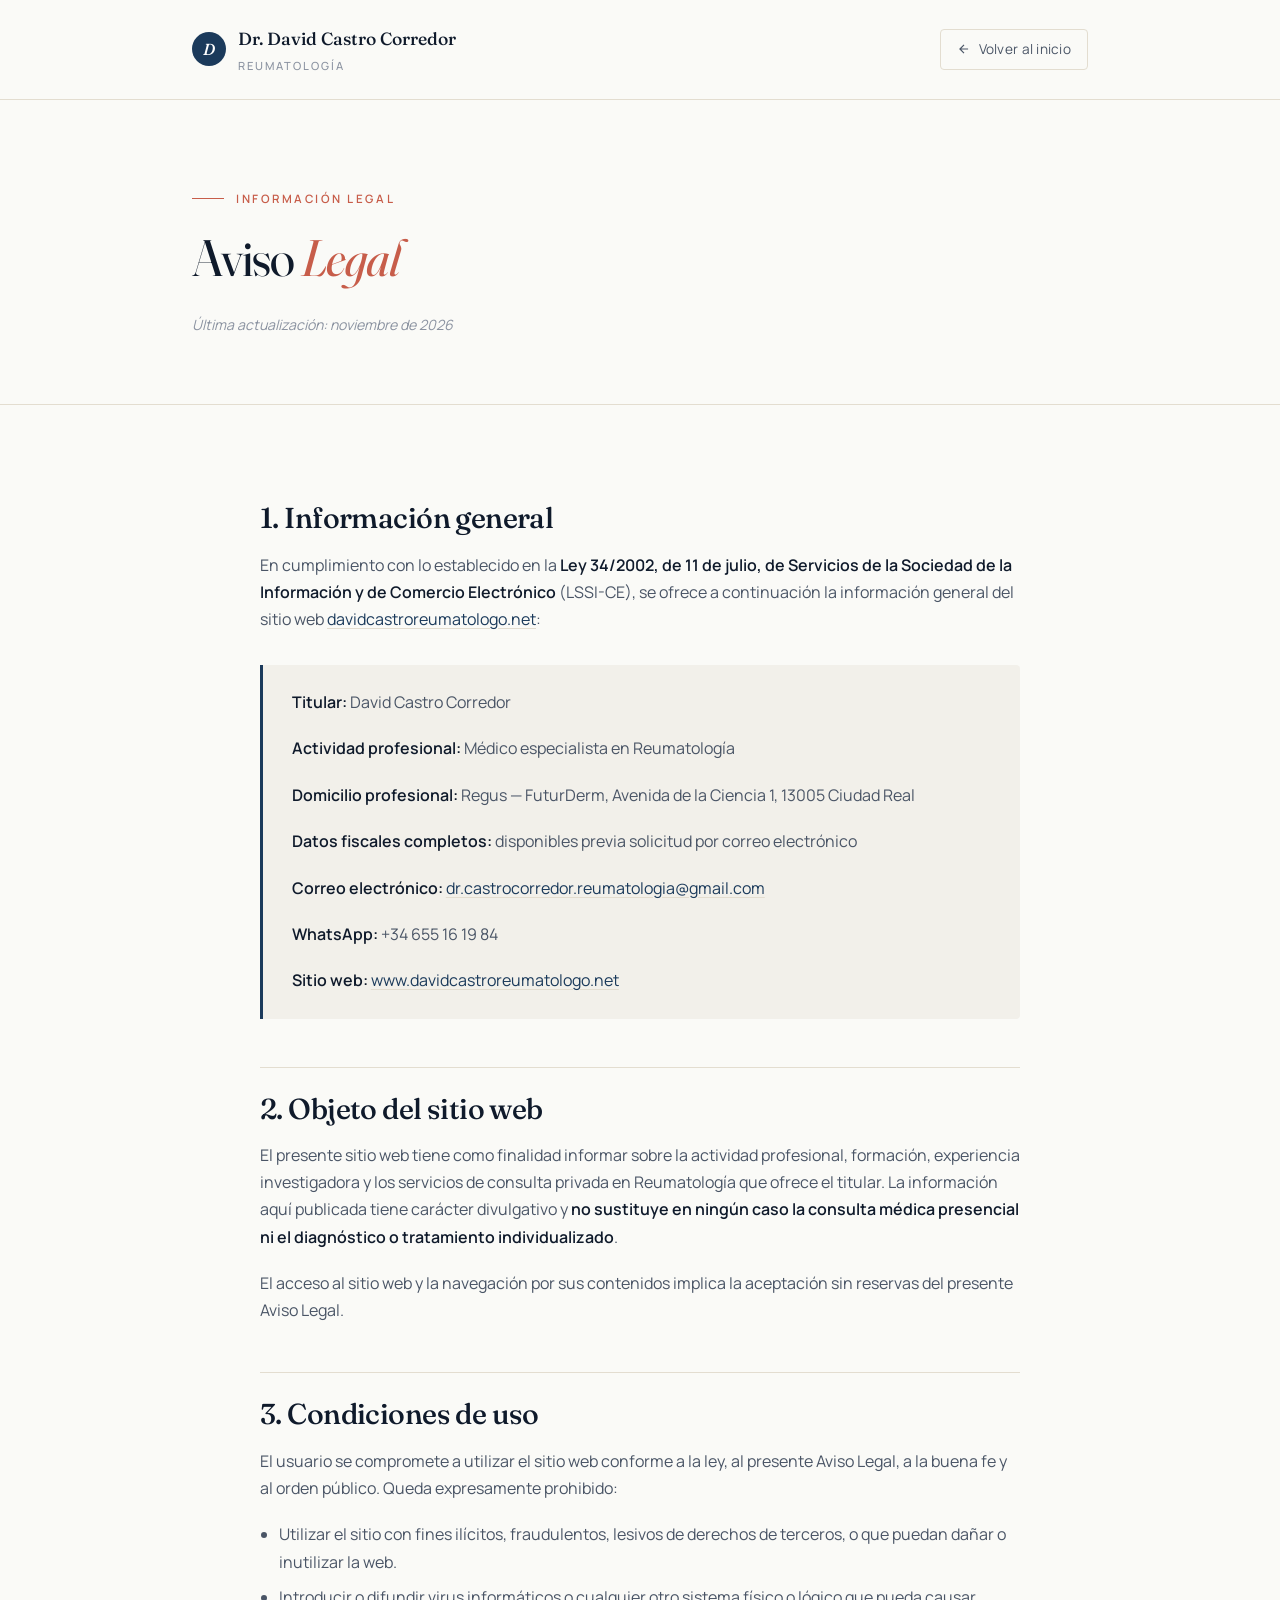
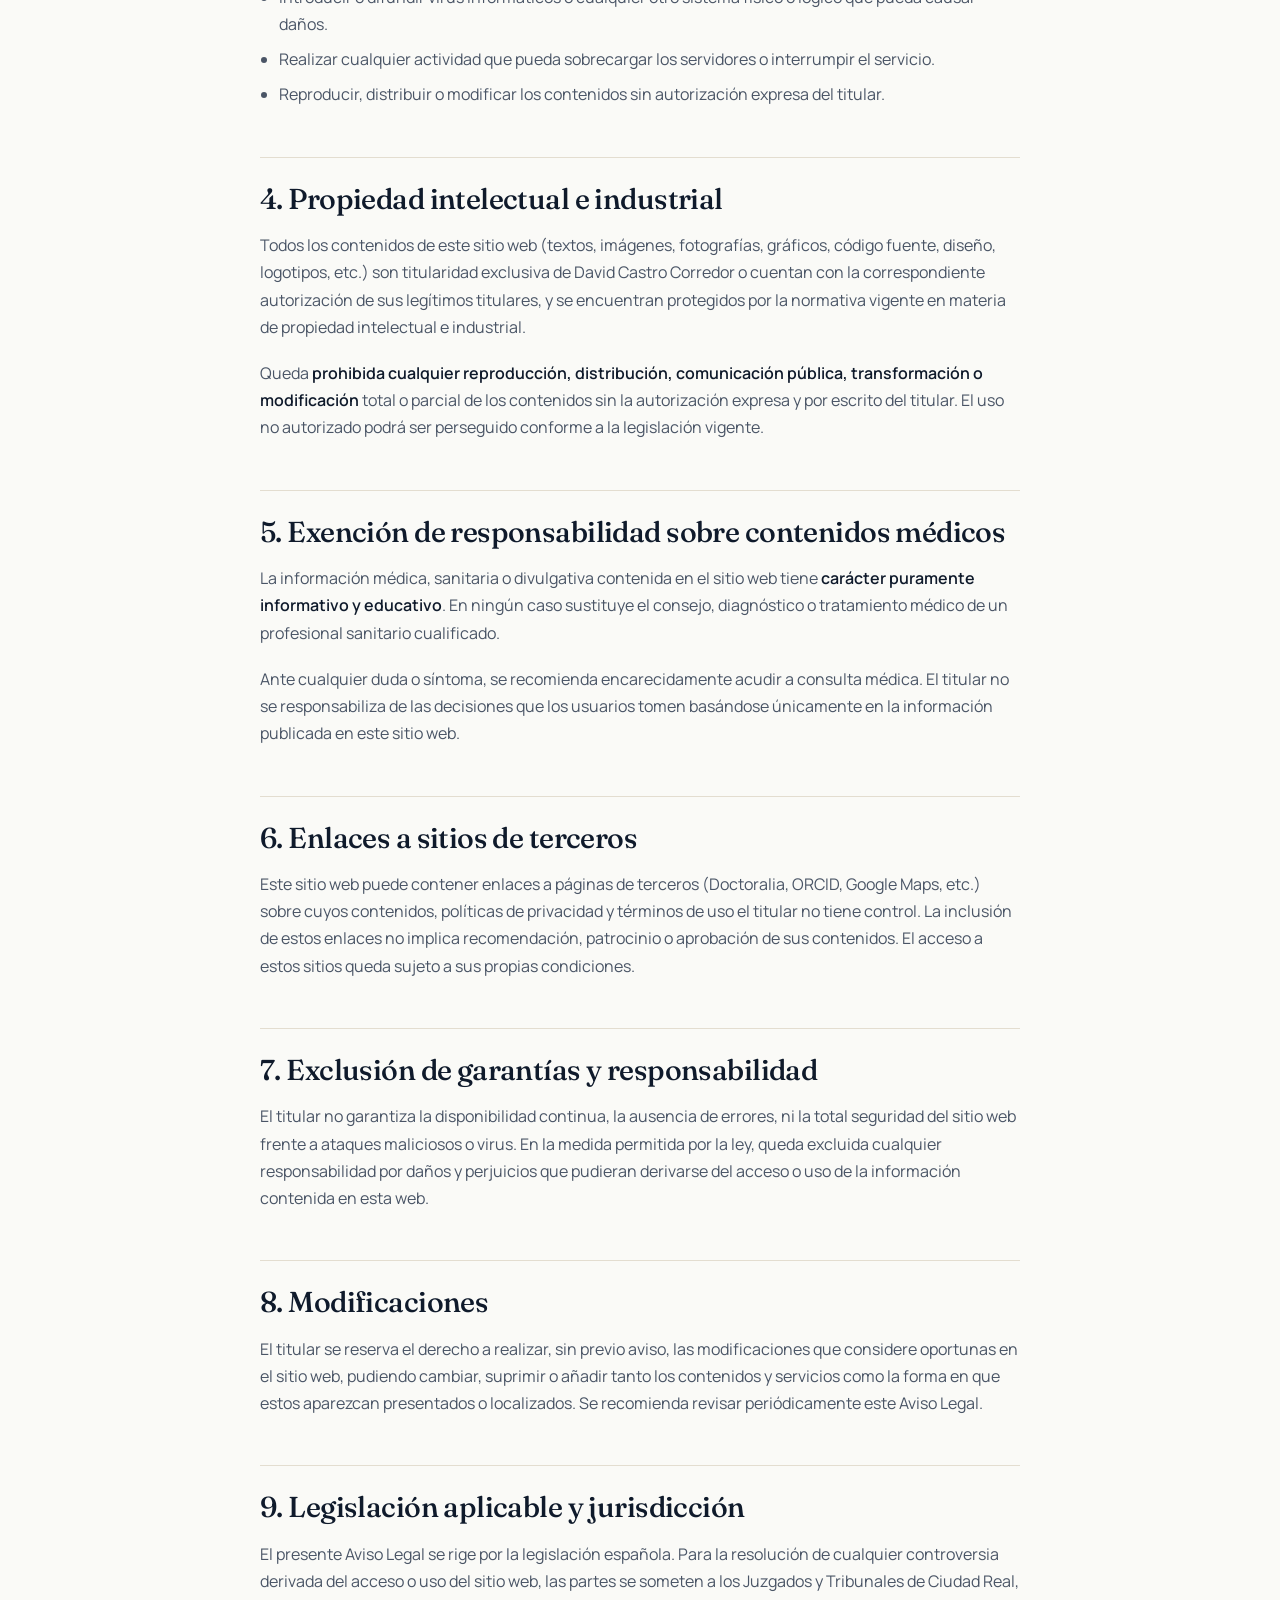
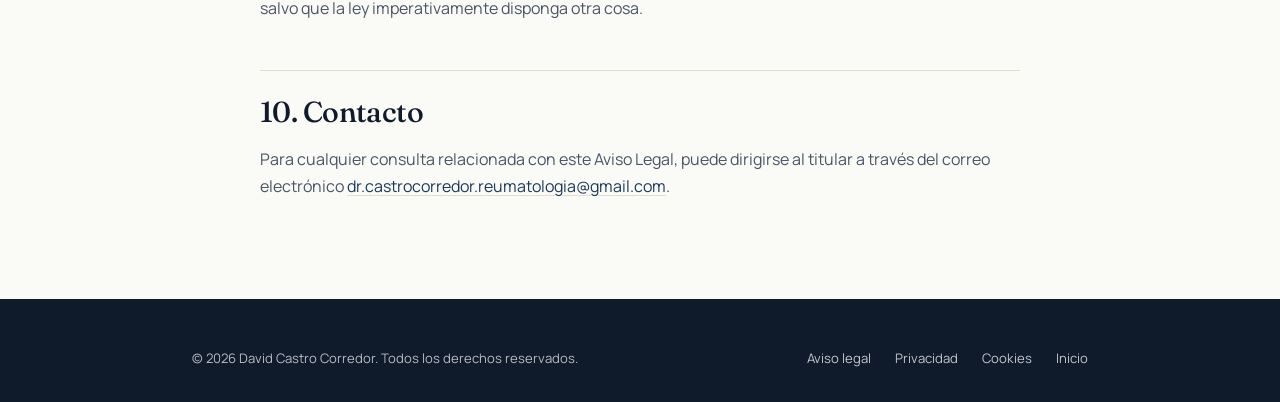
<file: aviso-legal.html>
<!DOCTYPE html>
<html lang="es">
<head>
  <meta charset="UTF-8" />
  <meta name="viewport" content="width=device-width, initial-scale=1.0" />
  <title>Aviso Legal — Dr. David Castro Corredor</title>
  <meta name="description" content="Aviso legal de la web davidcastroreumatologo.net del Dr. David Castro Corredor, reumatólogo en Ciudad Real." />
  <meta name="robots" content="index, follow" />
  <link rel="canonical" href="https://www.davidcastroreumatologo.net/aviso-legal.html" />

  <link rel="preconnect" href="https://fonts.googleapis.com">
  <link rel="preconnect" href="https://fonts.gstatic.com" crossorigin>
  <link href="https://fonts.googleapis.com/css2?family=Fraunces:ital,opsz,wght@0,9..144,300;0,9..144,400;0,9..144,500;0,9..144,600;1,9..144,400&family=Manrope:wght@300;400;500;600;700&display=swap" rel="stylesheet">
  <link rel="stylesheet" href="legal.css">
</head>
<body>

  <!-- NAV -->
  <nav class="legal-nav">
    <div class="legal-nav-inner">
      <a href="index.html" class="legal-nav-brand">
        <span class="mark">D</span>
        <div>
          <span class="legal-nav-brand-name">Dr. David Castro Corredor</span>
          <small class="legal-nav-brand-sub">Reumatología</small>
        </div>
      </a>
      <a href="index.html" class="legal-back">
        <svg width="14" height="14" viewBox="0 0 24 24" fill="none" stroke="currentColor" stroke-width="2"><path d="M19 12H5M12 19l-7-7 7-7"/></svg>
        Volver al inicio
      </a>
    </div>
  </nav>

  <!-- HEADER -->
  <header class="legal-header">
    <div class="container">
      <span class="legal-eyebrow">Información legal</span>
      <h1>Aviso <em>Legal</em></h1>
      <p class="legal-date">Última actualización: noviembre de 2026</p>
    </div>
  </header>

  <!-- CONTENT -->
  <main class="legal-content container">

    <h2>1. Información general</h2>
    <p>
      En cumplimiento con lo establecido en la <strong>Ley 34/2002, de 11 de julio, de
      Servicios de la Sociedad de la Información y de Comercio Electrónico</strong>
      (LSSI-CE), se ofrece a continuación la información general del sitio web
      <a href="https://www.davidcastroreumatologo.net">davidcastroreumatologo.net</a>:
    </p>

    <div class="info-box">
      <p><strong>Titular:</strong> David Castro Corredor</p>
      <p><strong>Actividad profesional:</strong> Médico especialista en Reumatología</p>
      <p><strong>Domicilio profesional:</strong> Regus — FuturDerm, Avenida de la Ciencia 1, 13005 Ciudad Real</p>
      <p><strong>Datos fiscales completos:</strong> disponibles previa solicitud por correo electrónico</p>
      <p><strong>Correo electrónico:</strong> <a href="mailto:dr.castrocorredor.reumatologia@gmail.com">dr.castrocorredor.reumatologia@gmail.com</a></p>
      <p><strong>WhatsApp:</strong> +34 655 16 19 84</p>
      <p><strong>Sitio web:</strong> <a href="https://www.davidcastroreumatologo.net">www.davidcastroreumatologo.net</a></p>
    </div>

    <h2>2. Objeto del sitio web</h2>
    <p>
      El presente sitio web tiene como finalidad informar sobre la actividad
      profesional, formación, experiencia investigadora y los servicios de consulta
      privada en Reumatología que ofrece el titular. La información aquí publicada
      tiene carácter divulgativo y <strong>no sustituye en ningún caso la consulta
      médica presencial ni el diagnóstico o tratamiento individualizado</strong>.
    </p>
    <p>
      El acceso al sitio web y la navegación por sus contenidos implica la aceptación
      sin reservas del presente Aviso Legal.
    </p>

    <h2>3. Condiciones de uso</h2>
    <p>
      El usuario se compromete a utilizar el sitio web conforme a la ley, al presente
      Aviso Legal, a la buena fe y al orden público. Queda expresamente prohibido:
    </p>
    <ul>
      <li>Utilizar el sitio con fines ilícitos, fraudulentos, lesivos de derechos de terceros, o que puedan dañar o inutilizar la web.</li>
      <li>Introducir o difundir virus informáticos o cualquier otro sistema físico o lógico que pueda causar daños.</li>
      <li>Realizar cualquier actividad que pueda sobrecargar los servidores o interrumpir el servicio.</li>
      <li>Reproducir, distribuir o modificar los contenidos sin autorización expresa del titular.</li>
    </ul>

    <h2>4. Propiedad intelectual e industrial</h2>
    <p>
      Todos los contenidos de este sitio web (textos, imágenes, fotografías, gráficos,
      código fuente, diseño, logotipos, etc.) son titularidad exclusiva de David
      Castro Corredor o cuentan con la correspondiente autorización de sus legítimos
      titulares, y se encuentran protegidos por la normativa vigente en materia de
      propiedad intelectual e industrial.
    </p>
    <p>
      Queda <strong>prohibida cualquier reproducción, distribución, comunicación
      pública, transformación o modificación</strong> total o parcial de los
      contenidos sin la autorización expresa y por escrito del titular. El uso no
      autorizado podrá ser perseguido conforme a la legislación vigente.
    </p>

    <h2>5. Exención de responsabilidad sobre contenidos médicos</h2>
    <p>
      La información médica, sanitaria o divulgativa contenida en el sitio web tiene
      <strong>carácter puramente informativo y educativo</strong>. En ningún caso
      sustituye el consejo, diagnóstico o tratamiento médico de un profesional
      sanitario cualificado.
    </p>
    <p>
      Ante cualquier duda o síntoma, se recomienda encarecidamente acudir a consulta
      médica. El titular no se responsabiliza de las decisiones que los usuarios
      tomen basándose únicamente en la información publicada en este sitio web.
    </p>

    <h2>6. Enlaces a sitios de terceros</h2>
    <p>
      Este sitio web puede contener enlaces a páginas de terceros (Doctoralia, ORCID,
      Google Maps, etc.) sobre cuyos contenidos, políticas de privacidad y términos
      de uso el titular no tiene control. La inclusión de estos enlaces no implica
      recomendación, patrocinio o aprobación de sus contenidos. El acceso a estos
      sitios queda sujeto a sus propias condiciones.
    </p>

    <h2>7. Exclusión de garantías y responsabilidad</h2>
    <p>
      El titular no garantiza la disponibilidad continua, la ausencia de errores, ni
      la total seguridad del sitio web frente a ataques maliciosos o virus. En la
      medida permitida por la ley, queda excluida cualquier responsabilidad por
      daños y perjuicios que pudieran derivarse del acceso o uso de la información
      contenida en esta web.
    </p>

    <h2>8. Modificaciones</h2>
    <p>
      El titular se reserva el derecho a realizar, sin previo aviso, las
      modificaciones que considere oportunas en el sitio web, pudiendo cambiar,
      suprimir o añadir tanto los contenidos y servicios como la forma en que estos
      aparezcan presentados o localizados. Se recomienda revisar periódicamente este
      Aviso Legal.
    </p>

    <h2>9. Legislación aplicable y jurisdicción</h2>
    <p>
      El presente Aviso Legal se rige por la legislación española. Para la resolución
      de cualquier controversia derivada del acceso o uso del sitio web, las partes
      se someten a los Juzgados y Tribunales de Ciudad Real, salvo que la ley
      imperativamente disponga otra cosa.
    </p>

    <h2>10. Contacto</h2>
    <p>
      Para cualquier consulta relacionada con este Aviso Legal, puede dirigirse al
      titular a través del correo electrónico
      <a href="mailto:dr.castrocorredor.reumatologia@gmail.com">dr.castrocorredor.reumatologia@gmail.com</a>.
    </p>

  </main>

  <!-- FOOTER -->
  <footer class="legal-footer">
    <div class="container">
      <div class="legal-footer-inner">
        <div>© 2026 David Castro Corredor. Todos los derechos reservados.</div>
        <div class="legal-footer-links">
          <a href="aviso-legal.html">Aviso legal</a>
          <a href="politica-privacidad.html">Privacidad</a>
          <a href="politica-cookies.html">Cookies</a>
          <a href="index.html">Inicio</a>
        </div>
      </div>
    </div>
  </footer>

</body>
</html>
</file>
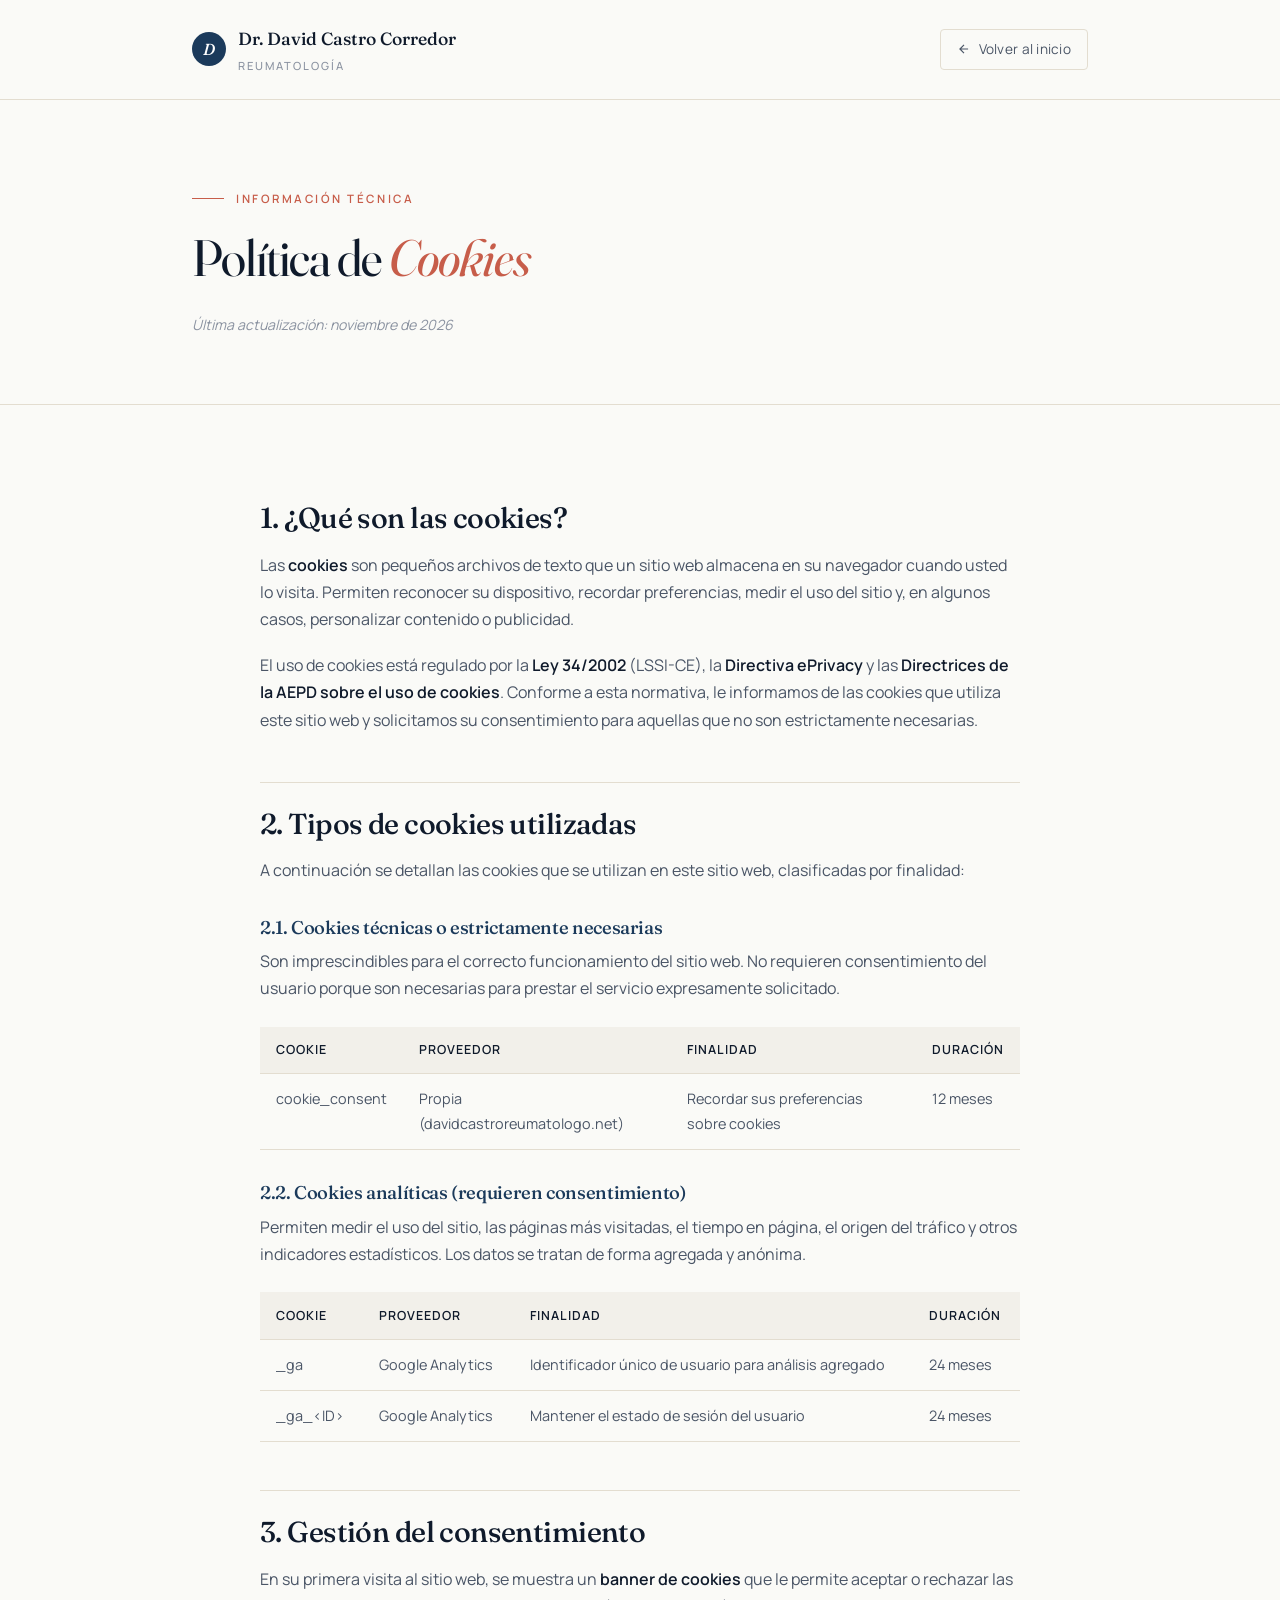
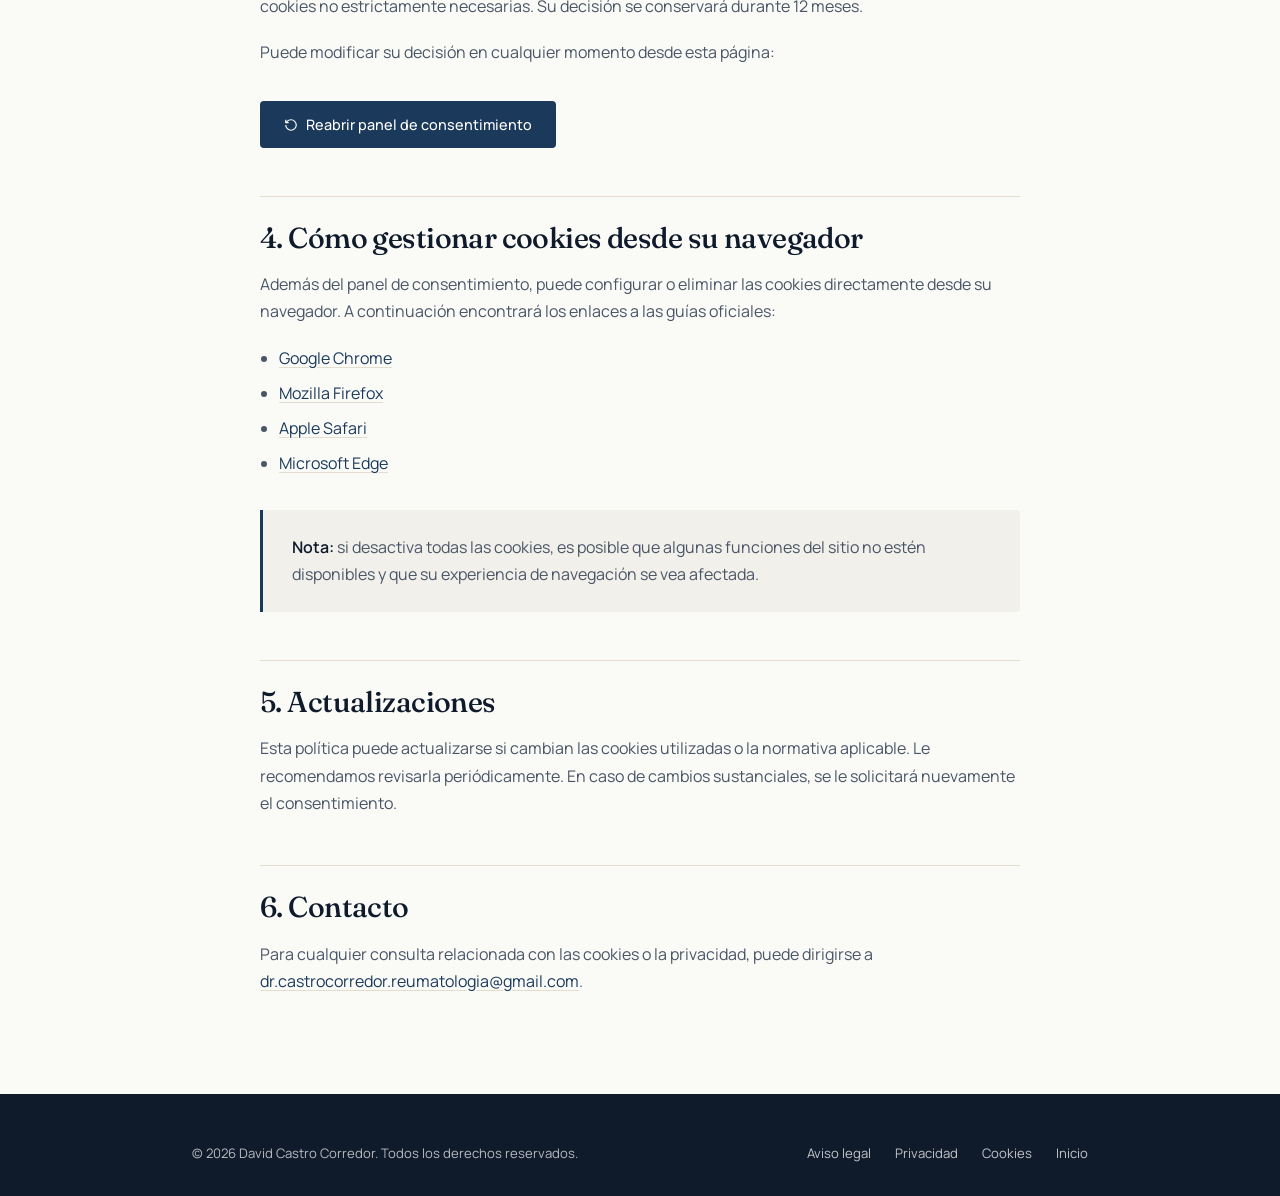
<file: politica-cookies.html>
<!DOCTYPE html>
<html lang="es">
<head>
  <meta charset="UTF-8" />
  <meta name="viewport" content="width=device-width, initial-scale=1.0" />
  <title>Política de Cookies — Dr. David Castro Corredor</title>
  <meta name="description" content="Política de cookies del sitio web davidcastroreumatologo.net: qué son, cuáles usamos y cómo gestionar su consentimiento." />
  <meta name="robots" content="index, follow" />
  <link rel="canonical" href="https://www.davidcastroreumatologo.net/politica-cookies.html" />

  <link rel="preconnect" href="https://fonts.googleapis.com">
  <link rel="preconnect" href="https://fonts.gstatic.com" crossorigin>
  <link href="https://fonts.googleapis.com/css2?family=Fraunces:ital,opsz,wght@0,9..144,300;0,9..144,400;0,9..144,500;0,9..144,600;1,9..144,400&family=Manrope:wght@300;400;500;600;700&display=swap" rel="stylesheet">
  <link rel="stylesheet" href="legal.css">

  <style>
    /* Panel de gestión de consentimiento dentro de la propia página */
    .cookie-manage-btn {
      display: inline-flex;
      align-items: center;
      gap: 0.5rem;
      padding: 0.85rem 1.5rem;
      background: var(--clinical);
      color: #fff;
      border: none;
      border-radius: var(--radius);
      font-family: var(--font-body);
      font-size: 0.9rem;
      font-weight: 500;
      cursor: pointer;
      text-decoration: none;
      transition: all 0.2s;
      margin-top: 1rem;
    }
    .cookie-manage-btn:hover { background: var(--accent); color: #fff; }
  </style>
</head>
<body>

  <!-- NAV -->
  <nav class="legal-nav">
    <div class="legal-nav-inner">
      <a href="index.html" class="legal-nav-brand">
        <span class="mark">D</span>
        <div>
          <span class="legal-nav-brand-name">Dr. David Castro Corredor</span>
          <small class="legal-nav-brand-sub">Reumatología</small>
        </div>
      </a>
      <a href="index.html" class="legal-back">
        <svg width="14" height="14" viewBox="0 0 24 24" fill="none" stroke="currentColor" stroke-width="2"><path d="M19 12H5M12 19l-7-7 7-7"/></svg>
        Volver al inicio
      </a>
    </div>
  </nav>

  <!-- HEADER -->
  <header class="legal-header">
    <div class="container">
      <span class="legal-eyebrow">Información técnica</span>
      <h1>Política de <em>Cookies</em></h1>
      <p class="legal-date">Última actualización: noviembre de 2026</p>
    </div>
  </header>

  <!-- CONTENT -->
  <main class="legal-content container">

    <h2>1. ¿Qué son las cookies?</h2>
    <p>
      Las <strong>cookies</strong> son pequeños archivos de texto que un sitio web
      almacena en su navegador cuando usted lo visita. Permiten reconocer su
      dispositivo, recordar preferencias, medir el uso del sitio y, en algunos
      casos, personalizar contenido o publicidad.
    </p>
    <p>
      El uso de cookies está regulado por la <strong>Ley 34/2002</strong> (LSSI-CE),
      la <strong>Directiva ePrivacy</strong> y las <strong>Directrices de la AEPD
      sobre el uso de cookies</strong>. Conforme a esta normativa, le informamos de
      las cookies que utiliza este sitio web y solicitamos su consentimiento para
      aquellas que no son estrictamente necesarias.
    </p>

    <h2>2. Tipos de cookies utilizadas</h2>
    <p>
      A continuación se detallan las cookies que se utilizan en este sitio web,
      clasificadas por finalidad:
    </p>

    <h3>2.1. Cookies técnicas o estrictamente necesarias</h3>
    <p>
      Son imprescindibles para el correcto funcionamiento del sitio web. No
      requieren consentimiento del usuario porque son necesarias para prestar el
      servicio expresamente solicitado.
    </p>
    <table>
      <thead>
        <tr><th>Cookie</th><th>Proveedor</th><th>Finalidad</th><th>Duración</th></tr>
      </thead>
      <tbody>
        <tr>
          <td>cookie_consent</td>
          <td>Propia (davidcastroreumatologo.net)</td>
          <td>Recordar sus preferencias sobre cookies</td>
          <td>12 meses</td>
        </tr>
      </tbody>
    </table>

    <h3>2.2. Cookies analíticas (requieren consentimiento)</h3>
    <p>
      Permiten medir el uso del sitio, las páginas más visitadas, el tiempo en
      página, el origen del tráfico y otros indicadores estadísticos. Los datos se
      tratan de forma agregada y anónima.
    </p>
    <table>
      <thead>
        <tr><th>Cookie</th><th>Proveedor</th><th>Finalidad</th><th>Duración</th></tr>
      </thead>
      <tbody>
        <tr>
          <td>_ga</td>
          <td>Google Analytics</td>
          <td>Identificador único de usuario para análisis agregado</td>
          <td>24 meses</td>
        </tr>
        <tr>
          <td>_ga_&lt;ID&gt;</td>
          <td>Google Analytics</td>
          <td>Mantener el estado de sesión del usuario</td>
          <td>24 meses</td>
        </tr>
      </tbody>
    </table>

    <h2>3. Gestión del consentimiento</h2>
    <p>
      En su primera visita al sitio web, se muestra un <strong>banner de
      cookies</strong> que le permite aceptar o rechazar las cookies no
      estrictamente necesarias. Su decisión se conservará durante 12 meses.
    </p>
    <p>Puede modificar su decisión en cualquier momento desde esta página:</p>
    <button class="cookie-manage-btn" id="reopen-consent">
      <svg width="14" height="14" viewBox="0 0 24 24" fill="none" stroke="currentColor" stroke-width="2"><path d="M3 12a9 9 0 1 0 9-9 9.75 9.75 0 0 0-6.74 2.74L3 8"/><path d="M3 3v5h5"/></svg>
      Reabrir panel de consentimiento
    </button>

    <h2>4. Cómo gestionar cookies desde su navegador</h2>
    <p>
      Además del panel de consentimiento, puede configurar o eliminar las cookies
      directamente desde su navegador. A continuación encontrará los enlaces a las
      guías oficiales:
    </p>
    <ul>
      <li><a href="https://support.google.com/chrome/answer/95647" target="_blank" rel="noopener">Google Chrome</a></li>
      <li><a href="https://support.mozilla.org/es/kb/proteccion-antirrastreo-mejorada-firefox-escritorio" target="_blank" rel="noopener">Mozilla Firefox</a></li>
      <li><a href="https://support.apple.com/es-es/guide/safari/sfri11471/mac" target="_blank" rel="noopener">Apple Safari</a></li>
      <li><a href="https://support.microsoft.com/es-es/microsoft-edge" target="_blank" rel="noopener">Microsoft Edge</a></li>
    </ul>
    <div class="info-box">
      <p>
        <strong>Nota:</strong> si desactiva todas las cookies, es posible que
        algunas funciones del sitio no estén disponibles y que su experiencia
        de navegación se vea afectada.
      </p>
    </div>

    <h2>5. Actualizaciones</h2>
    <p>
      Esta política puede actualizarse si cambian las cookies utilizadas o la
      normativa aplicable. Le recomendamos revisarla periódicamente. En caso de
      cambios sustanciales, se le solicitará nuevamente el consentimiento.
    </p>

    <h2>6. Contacto</h2>
    <p>
      Para cualquier consulta relacionada con las cookies o la privacidad, puede
      dirigirse a
      <a href="mailto:dr.castrocorredor.reumatologia@gmail.com">dr.castrocorredor.reumatologia@gmail.com</a>.
    </p>

  </main>

  <!-- FOOTER -->
  <footer class="legal-footer">
    <div class="container">
      <div class="legal-footer-inner">
        <div>© 2026 David Castro Corredor. Todos los derechos reservados.</div>
        <div class="legal-footer-links">
          <a href="aviso-legal.html">Aviso legal</a>
          <a href="politica-privacidad.html">Privacidad</a>
          <a href="politica-cookies.html">Cookies</a>
          <a href="index.html">Inicio</a>
        </div>
      </div>
    </div>
  </footer>

  <script>
    // Reabrir el banner de consentimiento desde esta página
    document.getElementById('reopen-consent').addEventListener('click', function() {
      localStorage.removeItem('cookie_consent');
      window.location.href = 'index.html';
    });
  </script>

</body>
</html>
</file>
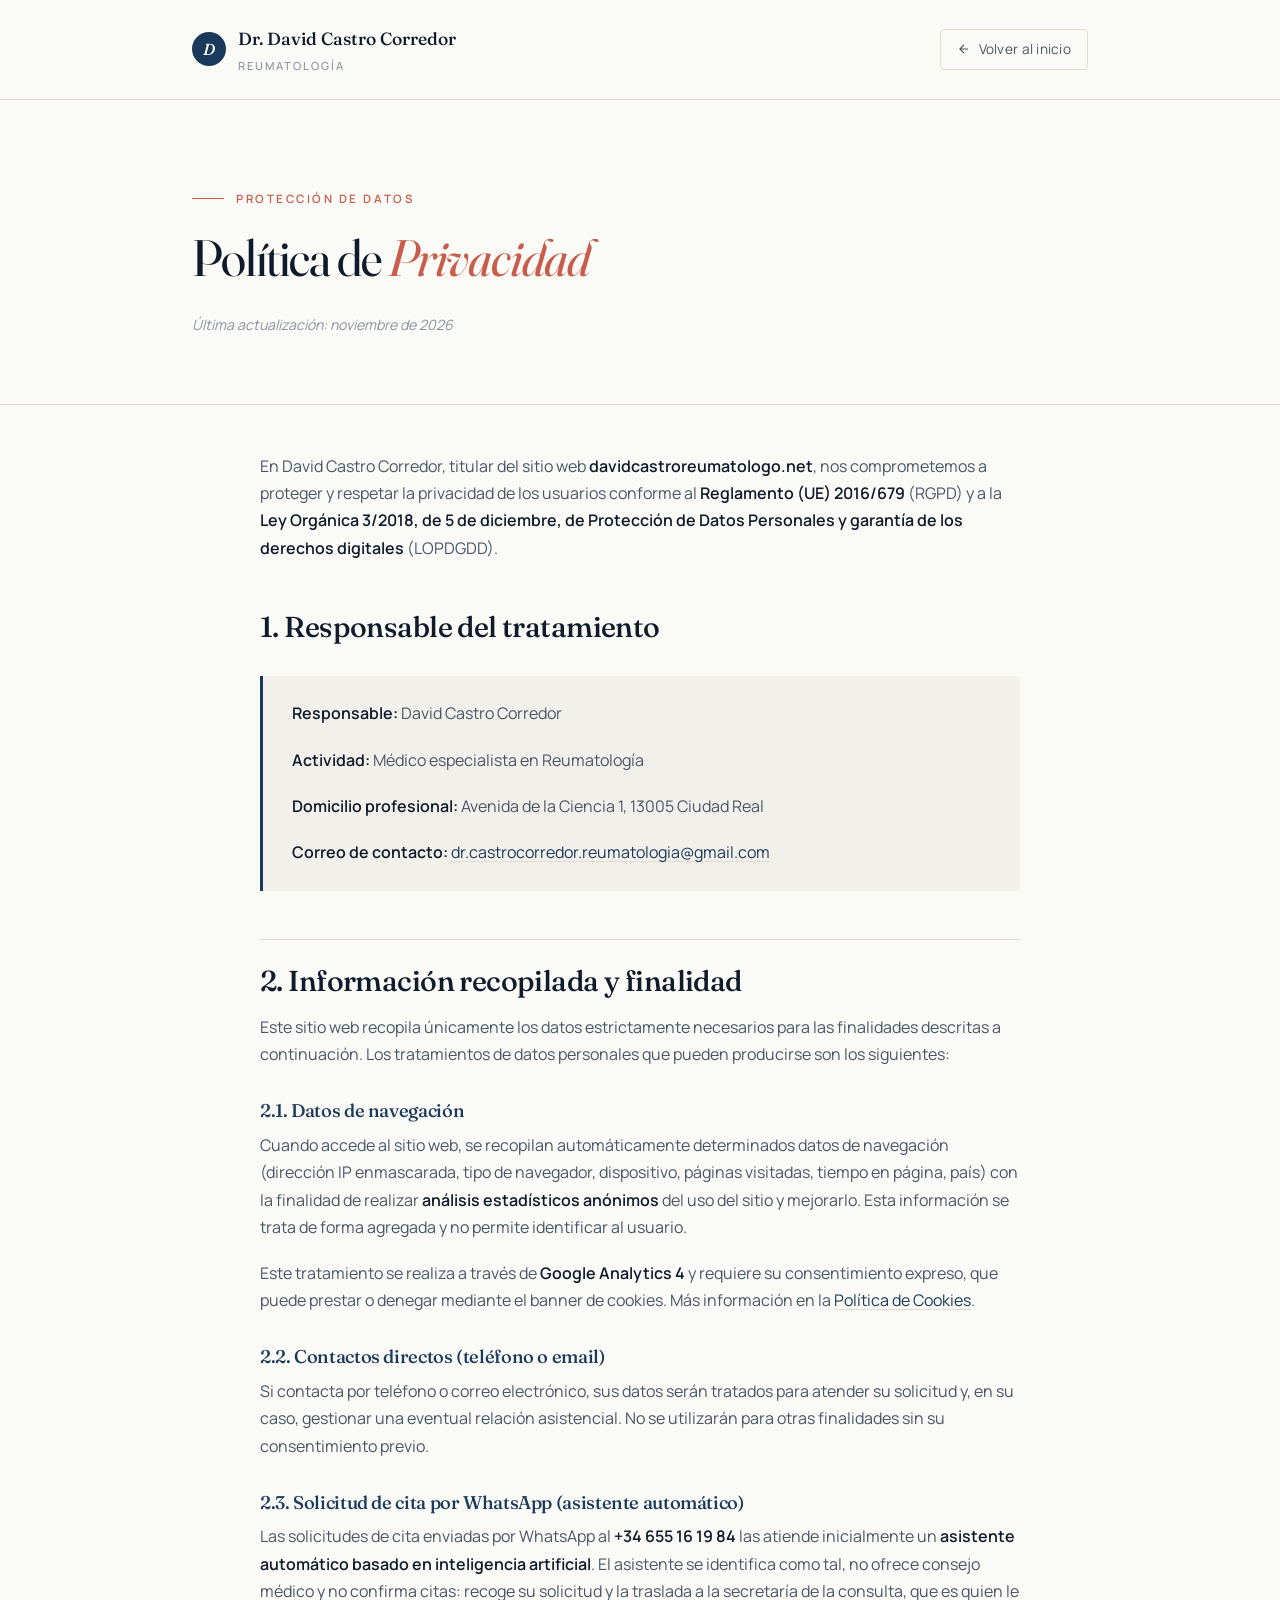
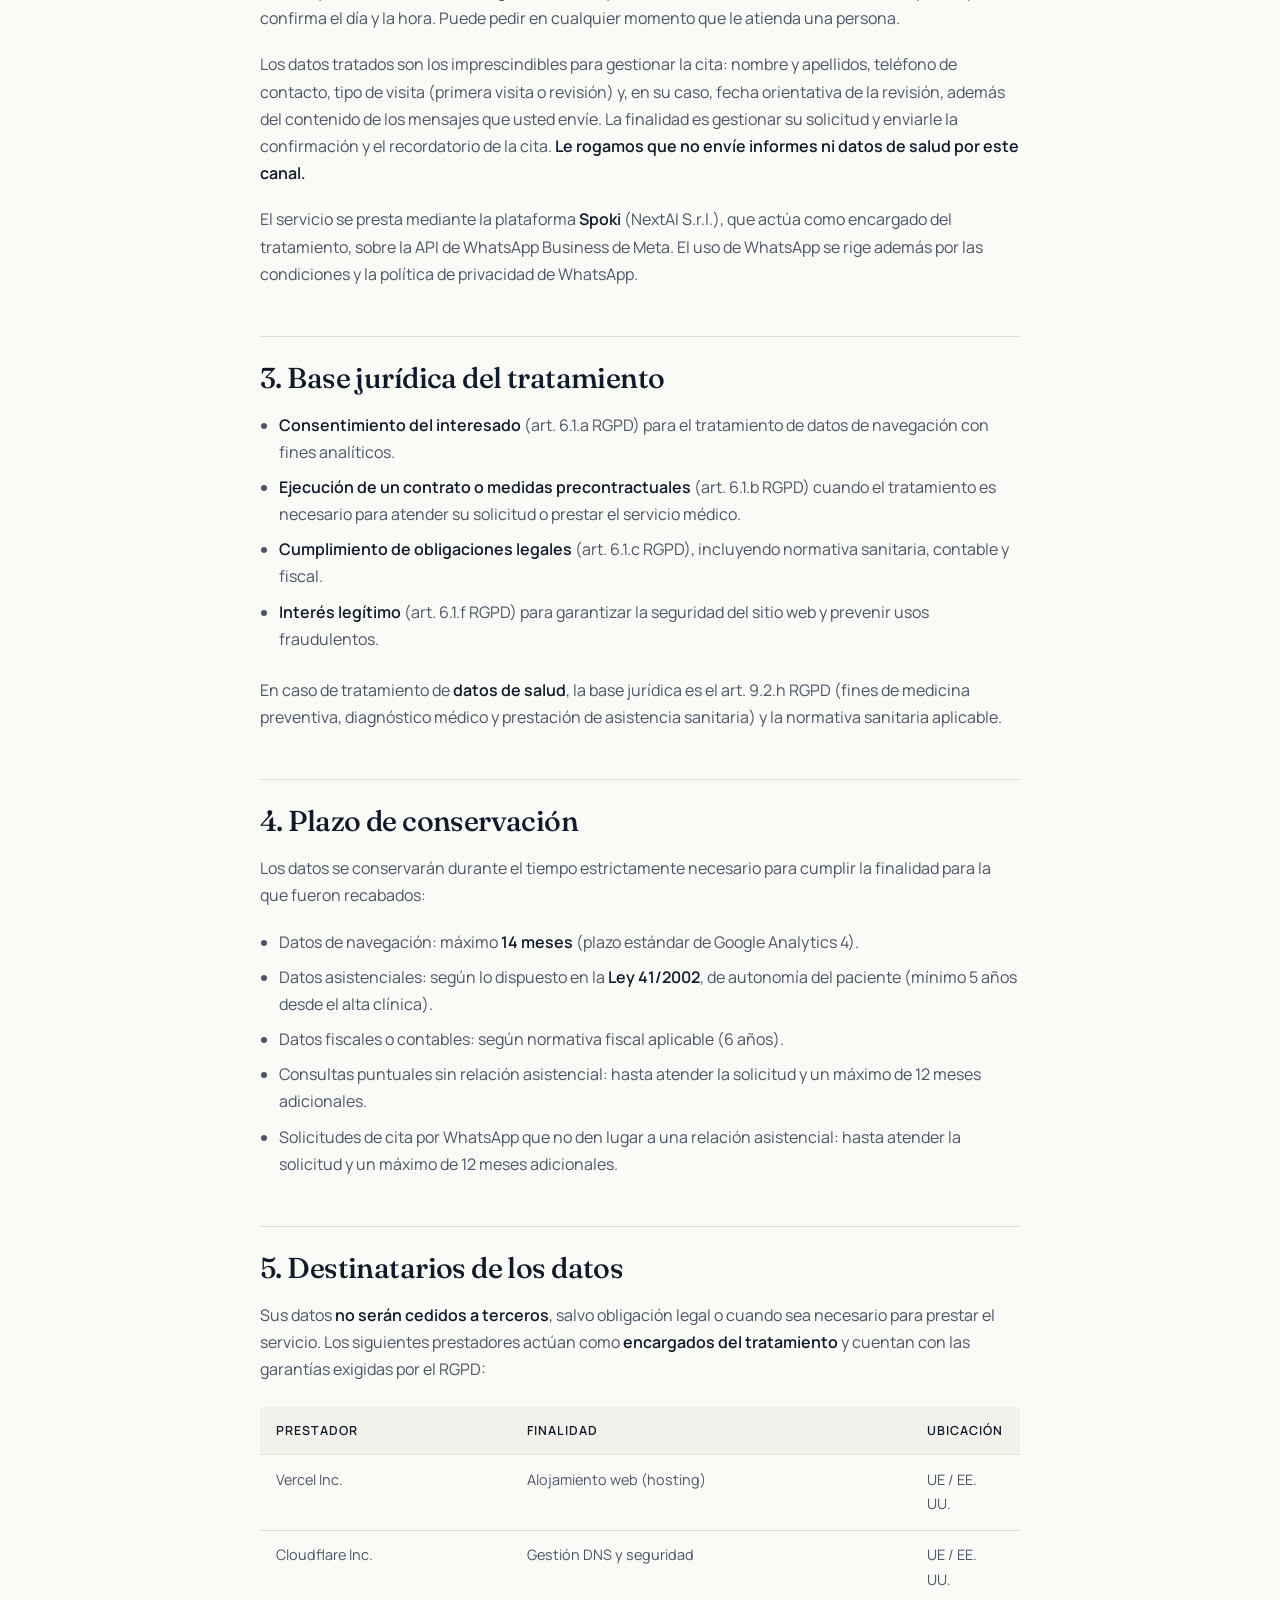
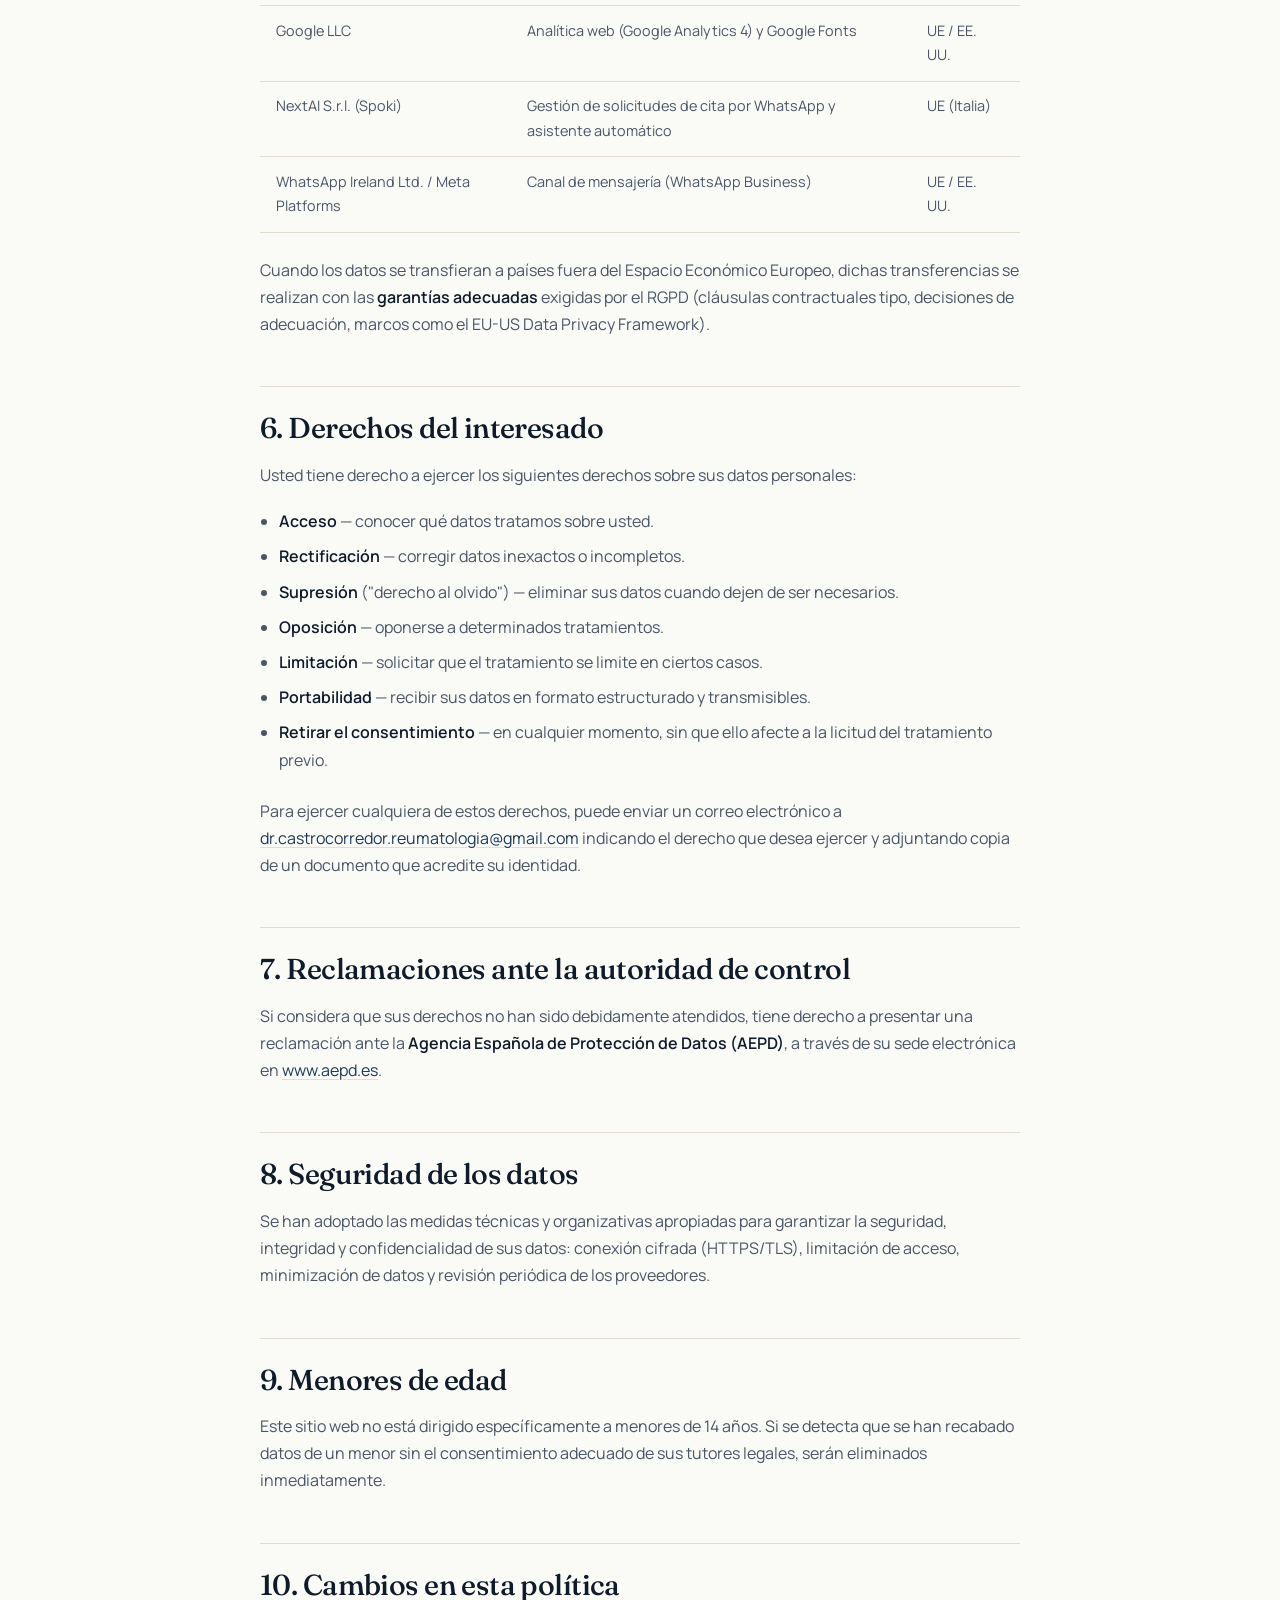
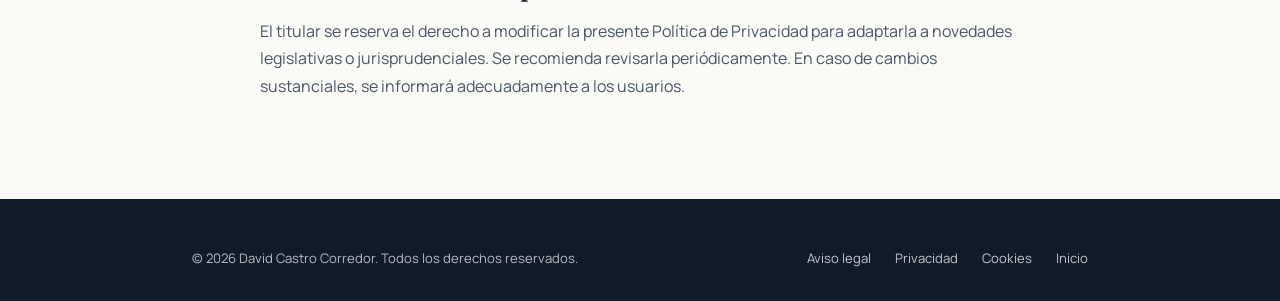
<file: politica-privacidad.html>
<!DOCTYPE html>
<html lang="es">
<head>
  <meta charset="UTF-8" />
  <meta name="viewport" content="width=device-width, initial-scale=1.0" />
  <title>Política de Privacidad — Dr. David Castro Corredor</title>
  <meta name="description" content="Política de privacidad y tratamiento de datos del sitio web davidcastroreumatologo.net conforme al RGPD y la LOPDGDD." />
  <meta name="robots" content="index, follow" />
  <link rel="canonical" href="https://www.davidcastroreumatologo.net/politica-privacidad.html" />

  <link rel="preconnect" href="https://fonts.googleapis.com">
  <link rel="preconnect" href="https://fonts.gstatic.com" crossorigin>
  <link href="https://fonts.googleapis.com/css2?family=Fraunces:ital,opsz,wght@0,9..144,300;0,9..144,400;0,9..144,500;0,9..144,600;1,9..144,400&family=Manrope:wght@300;400;500;600;700&display=swap" rel="stylesheet">
  <link rel="stylesheet" href="legal.css">
</head>
<body>

  <!-- NAV -->
  <nav class="legal-nav">
    <div class="legal-nav-inner">
      <a href="index.html" class="legal-nav-brand">
        <span class="mark">D</span>
        <div>
          <span class="legal-nav-brand-name">Dr. David Castro Corredor</span>
          <small class="legal-nav-brand-sub">Reumatología</small>
        </div>
      </a>
      <a href="index.html" class="legal-back">
        <svg width="14" height="14" viewBox="0 0 24 24" fill="none" stroke="currentColor" stroke-width="2"><path d="M19 12H5M12 19l-7-7 7-7"/></svg>
        Volver al inicio
      </a>
    </div>
  </nav>

  <!-- HEADER -->
  <header class="legal-header">
    <div class="container">
      <span class="legal-eyebrow">Protección de datos</span>
      <h1>Política de <em>Privacidad</em></h1>
      <p class="legal-date">Última actualización: noviembre de 2026</p>
    </div>
  </header>

  <!-- CONTENT -->
  <main class="legal-content container">

    <p>
      En David Castro Corredor, titular del sitio web
      <strong>davidcastroreumatologo.net</strong>, nos comprometemos a proteger y
      respetar la privacidad de los usuarios conforme al
      <strong>Reglamento (UE) 2016/679</strong> (RGPD) y a la
      <strong>Ley Orgánica 3/2018, de 5 de diciembre, de Protección de Datos
      Personales y garantía de los derechos digitales</strong> (LOPDGDD).
    </p>

    <h2>1. Responsable del tratamiento</h2>
    <div class="info-box">
      <p><strong>Responsable:</strong> David Castro Corredor</p>
      <p><strong>Actividad:</strong> Médico especialista en Reumatología</p>
      <p><strong>Domicilio profesional:</strong> Avenida de la Ciencia 1, 13005 Ciudad Real</p>
      <p><strong>Correo de contacto:</strong> <a href="mailto:dr.castrocorredor.reumatologia@gmail.com">dr.castrocorredor.reumatologia@gmail.com</a></p>
    </div>

    <h2>2. Información recopilada y finalidad</h2>
    <p>
      Este sitio web recopila únicamente los datos estrictamente necesarios para las
      finalidades descritas a continuación. Los tratamientos de datos personales
      que pueden producirse son los siguientes:
    </p>

    <h3>2.1. Datos de navegación</h3>
    <p>
      Cuando accede al sitio web, se recopilan automáticamente determinados datos de
      navegación (dirección IP enmascarada, tipo de navegador, dispositivo,
      páginas visitadas, tiempo en página, país) con la finalidad de realizar
      <strong>análisis estadísticos anónimos</strong> del uso del sitio y mejorarlo.
      Esta información se trata de forma agregada y no permite identificar al
      usuario.
    </p>
    <p>
      Este tratamiento se realiza a través de <strong>Google Analytics 4</strong> y
      requiere su consentimiento expreso, que puede prestar o denegar mediante el
      banner de cookies. Más información en la
      <a href="politica-cookies.html">Política de Cookies</a>.
    </p>

    <h3>2.2. Contactos directos (teléfono o email)</h3>
    <p>
      Si contacta por teléfono o correo electrónico, sus datos serán tratados para
      atender su solicitud y, en su caso, gestionar una eventual relación
      asistencial. No se utilizarán para otras finalidades sin su consentimiento
      previo.
    </p>

    <h3 id="whatsapp">2.3. Solicitud de cita por WhatsApp (asistente automático)</h3>
    <p>
      Las solicitudes de cita enviadas por WhatsApp al <strong>+34 655 16 19 84</strong>
      las atiende inicialmente un <strong>asistente automático basado en inteligencia
      artificial</strong>. El asistente se identifica como tal, no ofrece consejo médico
      y no confirma citas: recoge su solicitud y la traslada a la secretaría de la
      consulta, que es quien le confirma el día y la hora. Puede pedir en cualquier
      momento que le atienda una persona.
    </p>
    <p>
      Los datos tratados son los imprescindibles para gestionar la cita: nombre y
      apellidos, teléfono de contacto, tipo de visita (primera visita o revisión) y,
      en su caso, fecha orientativa de la revisión, además del contenido de los
      mensajes que usted envíe. La finalidad es gestionar su solicitud y enviarle la
      confirmación y el recordatorio de la cita. <strong>Le rogamos que no envíe
      informes ni datos de salud por este canal.</strong>
    </p>
    <p>
      El servicio se presta mediante la plataforma <strong>Spoki</strong> (NextAI S.r.l.),
      que actúa como encargado del tratamiento, sobre la API de WhatsApp Business de
      Meta. El uso de WhatsApp se rige además por las condiciones y la política de
      privacidad de WhatsApp.
    </p>

    <h2>3. Base jurídica del tratamiento</h2>
    <ul>
      <li><strong>Consentimiento del interesado</strong> (art. 6.1.a RGPD) para el tratamiento de datos de navegación con fines analíticos.</li>
      <li><strong>Ejecución de un contrato o medidas precontractuales</strong> (art. 6.1.b RGPD) cuando el tratamiento es necesario para atender su solicitud o prestar el servicio médico.</li>
      <li><strong>Cumplimiento de obligaciones legales</strong> (art. 6.1.c RGPD), incluyendo normativa sanitaria, contable y fiscal.</li>
      <li><strong>Interés legítimo</strong> (art. 6.1.f RGPD) para garantizar la seguridad del sitio web y prevenir usos fraudulentos.</li>
    </ul>
    <p>
      En caso de tratamiento de <strong>datos de salud</strong>, la base jurídica es
      el art. 9.2.h RGPD (fines de medicina preventiva, diagnóstico médico y
      prestación de asistencia sanitaria) y la normativa sanitaria aplicable.
    </p>

    <h2>4. Plazo de conservación</h2>
    <p>
      Los datos se conservarán durante el tiempo estrictamente necesario para
      cumplir la finalidad para la que fueron recabados:
    </p>
    <ul>
      <li>Datos de navegación: máximo <strong>14 meses</strong> (plazo estándar de Google Analytics 4).</li>
      <li>Datos asistenciales: según lo dispuesto en la <strong>Ley 41/2002</strong>, de autonomía del paciente (mínimo 5 años desde el alta clínica).</li>
      <li>Datos fiscales o contables: según normativa fiscal aplicable (6 años).</li>
      <li>Consultas puntuales sin relación asistencial: hasta atender la solicitud y un máximo de 12 meses adicionales.</li>
      <li>Solicitudes de cita por WhatsApp que no den lugar a una relación asistencial: hasta atender la solicitud y un máximo de 12 meses adicionales.</li>
    </ul>

    <h2>5. Destinatarios de los datos</h2>
    <p>
      Sus datos <strong>no serán cedidos a terceros</strong>, salvo obligación legal
      o cuando sea necesario para prestar el servicio. Los siguientes prestadores
      actúan como <strong>encargados del tratamiento</strong> y cuentan con las
      garantías exigidas por el RGPD:
    </p>
    <table>
      <thead>
        <tr><th>Prestador</th><th>Finalidad</th><th>Ubicación</th></tr>
      </thead>
      <tbody>
        <tr><td>Vercel Inc.</td><td>Alojamiento web (hosting)</td><td>UE / EE. UU.</td></tr>
        <tr><td>Cloudflare Inc.</td><td>Gestión DNS y seguridad</td><td>UE / EE. UU.</td></tr>
        <tr><td>Google LLC</td><td>Analítica web (Google Analytics 4) y Google Fonts</td><td>UE / EE. UU.</td></tr>
        <tr><td>NextAI S.r.l. (Spoki)</td><td>Gestión de solicitudes de cita por WhatsApp y asistente automático</td><td>UE (Italia)</td></tr>
        <tr><td>WhatsApp Ireland Ltd. / Meta Platforms</td><td>Canal de mensajería (WhatsApp Business)</td><td>UE / EE. UU.</td></tr>
      </tbody>
    </table>
    <p>
      Cuando los datos se transfieran a países fuera del Espacio Económico Europeo,
      dichas transferencias se realizan con las <strong>garantías adecuadas</strong>
      exigidas por el RGPD (cláusulas contractuales tipo, decisiones de adecuación,
      marcos como el EU-US Data Privacy Framework).
    </p>

    <h2>6. Derechos del interesado</h2>
    <p>
      Usted tiene derecho a ejercer los siguientes derechos sobre sus datos
      personales:
    </p>
    <ul>
      <li><strong>Acceso</strong> — conocer qué datos tratamos sobre usted.</li>
      <li><strong>Rectificación</strong> — corregir datos inexactos o incompletos.</li>
      <li><strong>Supresión</strong> ("derecho al olvido") — eliminar sus datos cuando dejen de ser necesarios.</li>
      <li><strong>Oposición</strong> — oponerse a determinados tratamientos.</li>
      <li><strong>Limitación</strong> — solicitar que el tratamiento se limite en ciertos casos.</li>
      <li><strong>Portabilidad</strong> — recibir sus datos en formato estructurado y transmisibles.</li>
      <li><strong>Retirar el consentimiento</strong> — en cualquier momento, sin que ello afecte a la licitud del tratamiento previo.</li>
    </ul>
    <p>
      Para ejercer cualquiera de estos derechos, puede enviar un correo electrónico a
      <a href="mailto:dr.castrocorredor.reumatologia@gmail.com">dr.castrocorredor.reumatologia@gmail.com</a>
      indicando el derecho que desea ejercer y adjuntando copia de un documento que
      acredite su identidad.
    </p>

    <h2>7. Reclamaciones ante la autoridad de control</h2>
    <p>
      Si considera que sus derechos no han sido debidamente atendidos, tiene derecho
      a presentar una reclamación ante la
      <strong>Agencia Española de Protección de Datos (AEPD)</strong>, a través de
      su sede electrónica en
      <a href="https://www.aepd.es" target="_blank" rel="noopener">www.aepd.es</a>.
    </p>

    <h2>8. Seguridad de los datos</h2>
    <p>
      Se han adoptado las medidas técnicas y organizativas apropiadas para
      garantizar la seguridad, integridad y confidencialidad de sus datos: conexión
      cifrada (HTTPS/TLS), limitación de acceso, minimización de datos y revisión
      periódica de los proveedores.
    </p>

    <h2>9. Menores de edad</h2>
    <p>
      Este sitio web no está dirigido específicamente a menores de 14 años. Si se
      detecta que se han recabado datos de un menor sin el consentimiento adecuado
      de sus tutores legales, serán eliminados inmediatamente.
    </p>

    <h2>10. Cambios en esta política</h2>
    <p>
      El titular se reserva el derecho a modificar la presente Política de
      Privacidad para adaptarla a novedades legislativas o jurisprudenciales. Se
      recomienda revisarla periódicamente. En caso de cambios sustanciales, se
      informará adecuadamente a los usuarios.
    </p>

  </main>

  <!-- FOOTER -->
  <footer class="legal-footer">
    <div class="container">
      <div class="legal-footer-inner">
        <div>© 2026 David Castro Corredor. Todos los derechos reservados.</div>
        <div class="legal-footer-links">
          <a href="aviso-legal.html">Aviso legal</a>
          <a href="politica-privacidad.html">Privacidad</a>
          <a href="politica-cookies.html">Cookies</a>
          <a href="index.html">Inicio</a>
        </div>
      </div>
    </div>
  </footer>

</body>
</html>
</file>
<file: legal.css>
/* ============================================================
   Hoja de estilos compartida para páginas legales
   Dr. David Castro Corredor — davidcastroreumatologo.net
============================================================ */

*, *::before, *::after { box-sizing: border-box; margin: 0; padding: 0; }

:root {
  --bg:            #fafaf7;
  --bg-alt:        #f2f0ea;
  --ink:           #0f1a2b;
  --ink-soft:      #4a5566;
  --ink-muted:     #8a92a0;
  --line:          #e3ddd0;
  --clinical:      #1b3a5b;
  --accent:        #c75d4a;
  --accent-dark:   #a84836;
  --font-display:  'Fraunces', 'Times New Roman', serif;
  --font-body:     'Manrope', -apple-system, sans-serif;
  --maxw:          960px;
  --radius:        4px;
}

html { scroll-behavior: smooth; }

body {
  font-family: var(--font-body);
  font-size: 16px;
  line-height: 1.7;
  color: var(--ink-soft);
  background: var(--bg);
  -webkit-font-smoothing: antialiased;
}

h1, h2, h3, h4 {
  font-family: var(--font-display);
  font-weight: 400;
  letter-spacing: -0.02em;
  line-height: 1.2;
  color: var(--ink);
}

h1 { font-size: clamp(2rem, 4vw, 3.2rem); font-variation-settings: "opsz" 144; margin-bottom: 1rem; }
h2 { font-size: clamp(1.4rem, 2.4vw, 1.8rem); margin-top: 3rem; margin-bottom: 1rem; font-weight: 500; }
h3 { font-size: 1.15rem; margin-top: 2rem; margin-bottom: 0.6rem; font-weight: 500; color: var(--clinical); }

p { margin-bottom: 1.2rem; }
a { color: var(--clinical); text-decoration: underline; text-decoration-color: var(--line); text-underline-offset: 3px; transition: all 0.2s ease; }
a:hover { color: var(--accent); text-decoration-color: var(--accent); }

strong { color: var(--ink); font-weight: 600; }
em { font-style: italic; color: var(--accent); }

ul, ol { margin: 0 0 1.5rem 1.2rem; }
li { margin-bottom: 0.5rem; }

.container {
  max-width: var(--maxw);
  margin: 0 auto;
  padding: 0 2rem;
}

/* ============================================================
   NAV (simplificado para páginas legales)
============================================================ */
.legal-nav {
  padding: 1.5rem 0;
  border-bottom: 1px solid var(--line);
  background: var(--bg);
}
.legal-nav-inner {
  max-width: var(--maxw);
  margin: 0 auto;
  padding: 0 2rem;
  display: flex;
  justify-content: space-between;
  align-items: center;
  flex-wrap: wrap;
  gap: 1rem;
}
.legal-nav-brand {
  display: flex;
  align-items: center;
  gap: 0.75rem;
  text-decoration: none;
  color: var(--ink);
}
.legal-nav-brand .mark {
  width: 34px;
  height: 34px;
  border-radius: 50%;
  background: var(--clinical);
  color: #fff;
  display: flex;
  align-items: center;
  justify-content: center;
  font-family: var(--font-display);
  font-weight: 500;
  font-size: 1rem;
  font-style: italic;
}
.legal-nav-brand-name {
  font-family: var(--font-display);
  font-size: 1.1rem;
  font-weight: 500;
  color: var(--ink);
}
.legal-nav-brand-sub {
  display: block;
  font-family: var(--font-body);
  font-size: 0.7rem;
  font-weight: 500;
  letter-spacing: 0.18em;
  text-transform: uppercase;
  color: var(--ink-muted);
  margin-top: 2px;
}
.legal-back {
  font-size: 0.85rem;
  color: var(--ink-soft);
  text-decoration: none;
  display: inline-flex;
  align-items: center;
  gap: 0.5rem;
  letter-spacing: 0.02em;
  padding: 0.5rem 1rem;
  border: 1px solid var(--line);
  border-radius: var(--radius);
  transition: all 0.2s ease;
}
.legal-back:hover { border-color: var(--clinical); color: var(--clinical); }

/* ============================================================
   HEADER
============================================================ */
.legal-header {
  padding: 5rem 0 3rem;
  border-bottom: 1px solid var(--line);
}
.legal-eyebrow {
  font-family: var(--font-body);
  font-size: 0.72rem;
  font-weight: 600;
  letter-spacing: 0.22em;
  text-transform: uppercase;
  color: var(--accent);
  margin-bottom: 1.2rem;
  display: inline-flex;
  align-items: center;
  gap: 0.75rem;
}
.legal-eyebrow::before {
  content: '';
  width: 32px;
  height: 1px;
  background: var(--accent);
}
.legal-date {
  font-size: 0.88rem;
  color: var(--ink-muted);
  font-style: italic;
  margin-top: 1.5rem;
}

/* ============================================================
   CONTENT
============================================================ */
.legal-content {
  padding: 3rem 0 5rem;
  max-width: 760px;
  margin: 0 auto;
}
.legal-content h2 {
  padding-top: 1.5rem;
  border-top: 1px solid var(--line);
}
.legal-content h2:first-of-type { border-top: none; padding-top: 0; }
.legal-content table {
  width: 100%;
  border-collapse: collapse;
  margin: 1.5rem 0;
  font-size: 0.9rem;
}
.legal-content th,
.legal-content td {
  text-align: left;
  padding: 0.8rem 1rem;
  border-bottom: 1px solid var(--line);
  vertical-align: top;
}
.legal-content th {
  background: var(--bg-alt);
  font-weight: 600;
  color: var(--ink);
  font-size: 0.78rem;
  text-transform: uppercase;
  letter-spacing: 0.08em;
}

.info-box {
  background: var(--bg-alt);
  border-left: 3px solid var(--clinical);
  padding: 1.5rem 1.8rem;
  margin: 2rem 0;
  border-radius: 0 var(--radius) var(--radius) 0;
}
.info-box p:last-child { margin-bottom: 0; }

/* ============================================================
   FOOTER (idéntico al main)
============================================================ */
.legal-footer {
  background: var(--ink);
  color: rgba(255,255,255,0.7);
  padding: 3rem 0 2rem;
}
.legal-footer .container {
  max-width: var(--maxw);
}
.legal-footer-inner {
  display: flex;
  justify-content: space-between;
  align-items: center;
  flex-wrap: wrap;
  gap: 1rem;
  font-size: 0.82rem;
}
.legal-footer a {
  color: rgba(255,255,255,0.75);
  text-decoration: none;
  transition: color 0.2s;
}
.legal-footer a:hover { color: var(--accent); }
.legal-footer-links {
  display: flex;
  gap: 1.5rem;
  flex-wrap: wrap;
}

@media (max-width: 640px) {
  .container { padding: 0 1.3rem; }
  .legal-nav-inner { padding: 0 1.3rem; }
  .legal-header { padding: 3rem 0 2rem; }
  .legal-content { padding: 2rem 0 3rem; }
  .legal-content table { font-size: 0.82rem; }
  .legal-content th, .legal-content td { padding: 0.6rem 0.7rem; }
  .legal-footer-inner { flex-direction: column; text-align: center; }
}
</file>
